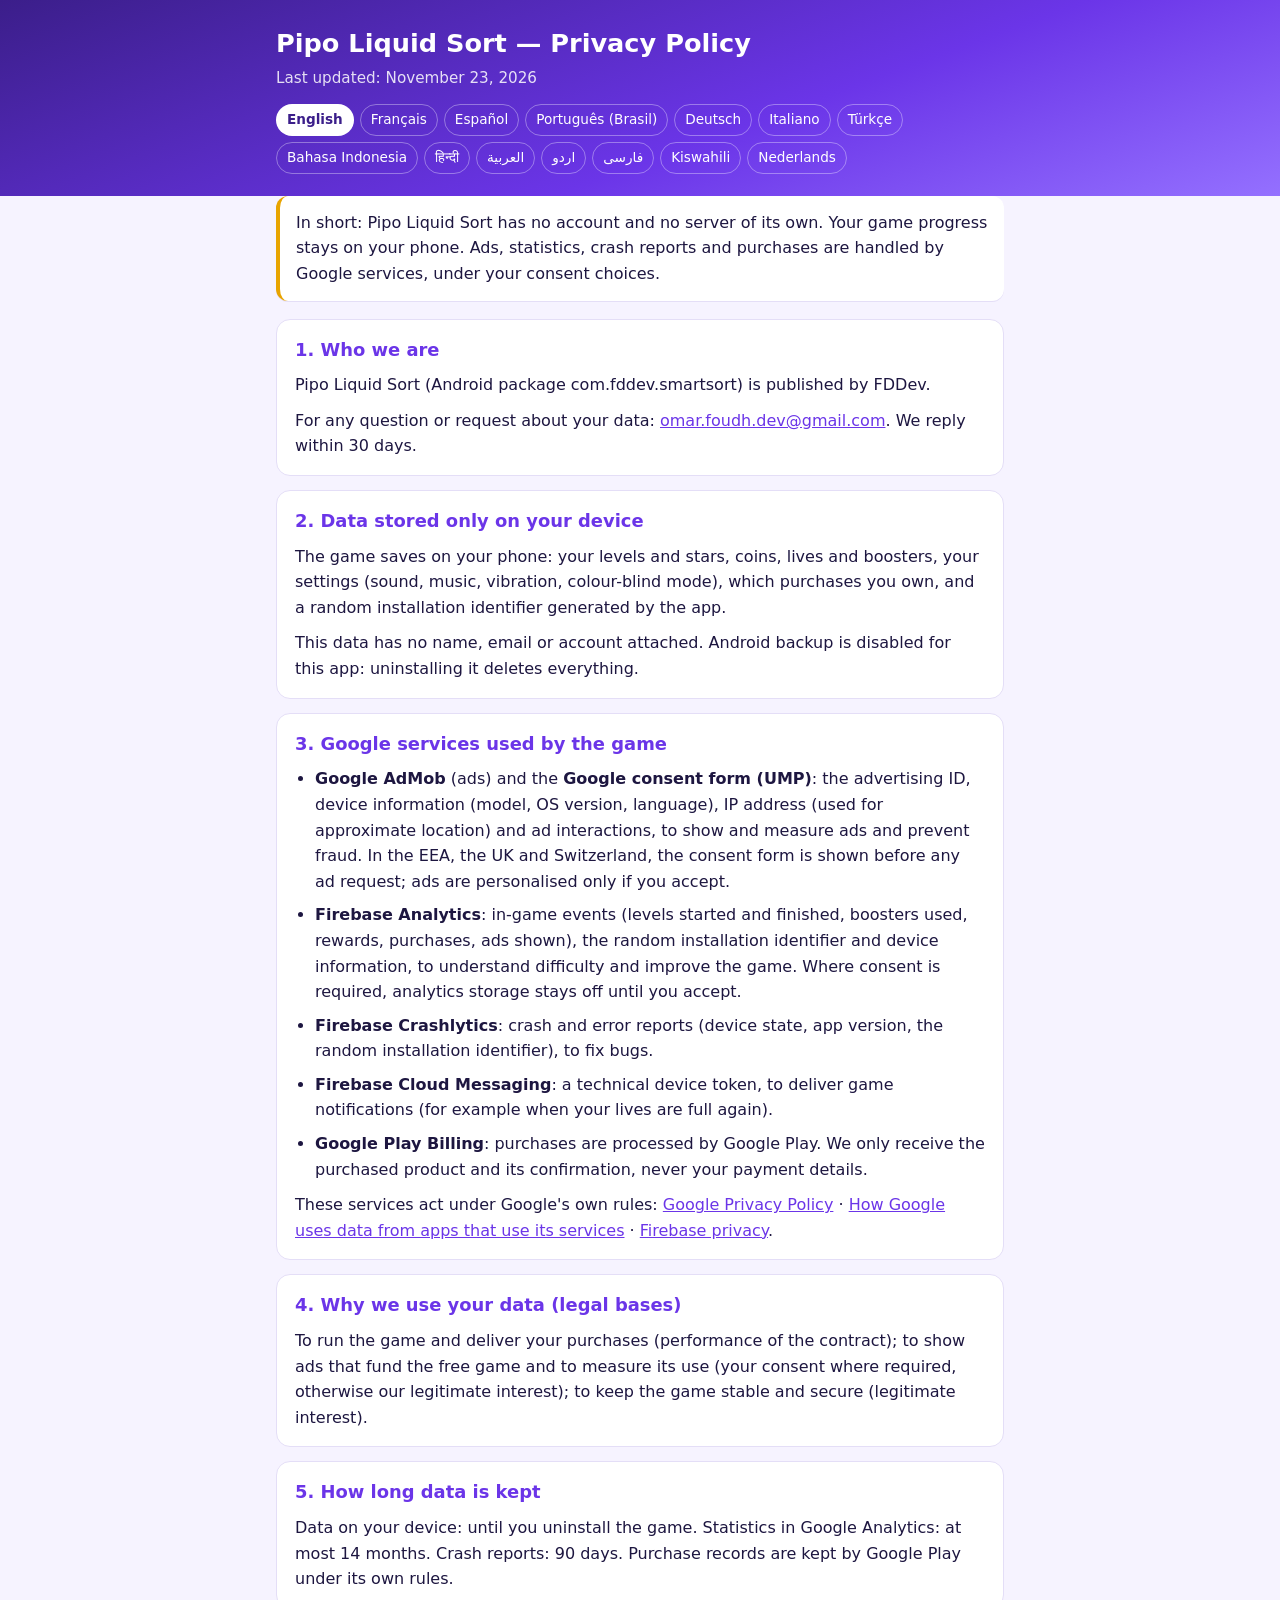
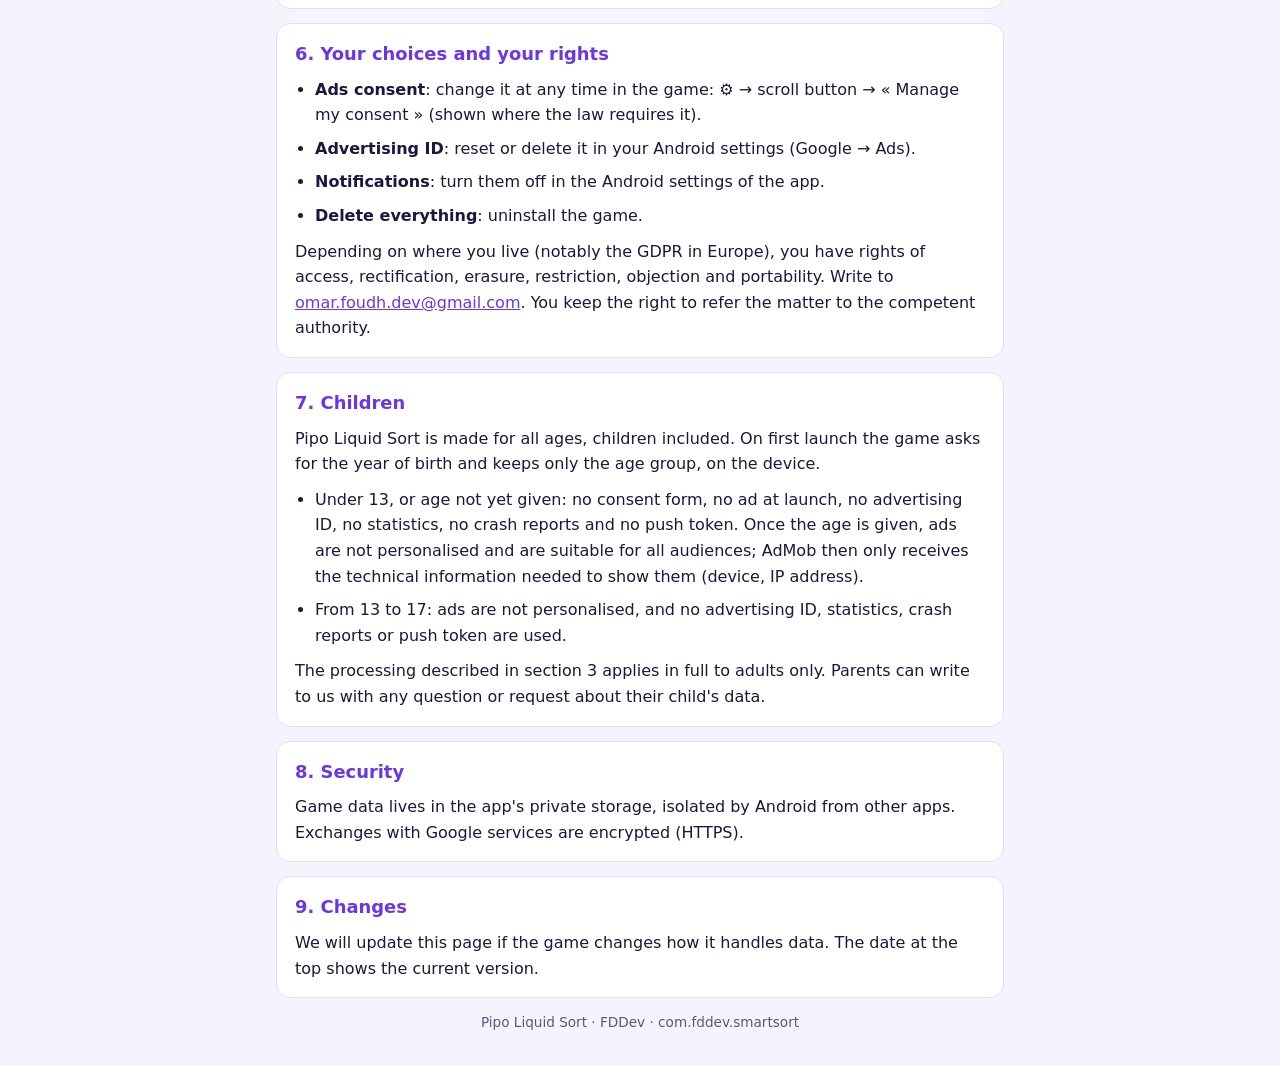
<file: index.html>
<!doctype html>
<html lang="en"><head><meta charset="utf-8"><meta name="viewport" content="width=device-width,initial-scale=1">
<title>Privacy Policy — Pipo Liquid Sort</title><link rel="alternate" hreflang="en" href="en.html"><link rel="alternate" hreflang="fr" href="fr.html"><link rel="alternate" hreflang="es" href="es.html"><link rel="alternate" hreflang="pt" href="pt.html"><link rel="alternate" hreflang="de" href="de.html"><link rel="alternate" hreflang="it" href="it.html"><link rel="alternate" hreflang="tr" href="tr.html"><link rel="alternate" hreflang="id" href="id.html"><link rel="alternate" hreflang="hi" href="hi.html"><link rel="alternate" hreflang="ar" href="ar.html"><link rel="alternate" hreflang="ur" href="ur.html"><link rel="alternate" hreflang="fa" href="fa.html"><link rel="alternate" hreflang="sw" href="sw.html"><link rel="alternate" hreflang="nl" href="nl.html"><link rel="alternate" hreflang="x-default" href="en.html"><link rel="stylesheet" href="style.css">
<script>(function(){var s=["en","fr","es","pt","de","it","tr","id","hi","ar","ur","fa","sw","nl"],q=new URLSearchParams(location.search).get("lang");
var c=(q||(navigator.languages&&navigator.languages[0])||navigator.language||"en").toLowerCase().slice(0,2);
if(q!==null||!sessionStorage.getItem("noredir")){location.replace((s.indexOf(c)>=0?c:"en")+".html");}})();</script></head>
<body><header><div class="wrap"><h1>Pipo Liquid Sort — Privacy Policy</h1><p>Choose your language</p></div></header>
<main class="wrap"><div class="pick"><a href="en.html" hreflang="en" lang="en">English</a><a href="fr.html" hreflang="fr" lang="fr">Français</a><a href="es.html" hreflang="es" lang="es">Español</a><a href="pt.html" hreflang="pt" lang="pt">Português (Brasil)</a><a href="de.html" hreflang="de" lang="de">Deutsch</a><a href="it.html" hreflang="it" lang="it">Italiano</a><a href="tr.html" hreflang="tr" lang="tr">Türkçe</a><a href="id.html" hreflang="id" lang="id">Bahasa Indonesia</a><a href="hi.html" hreflang="hi" lang="hi">हिन्दी</a><a href="ar.html" hreflang="ar" lang="ar">العربية</a><a href="ur.html" hreflang="ur" lang="ur">اردو</a><a href="fa.html" hreflang="fa" lang="fa">فارسی</a><a href="sw.html" hreflang="sw" lang="sw">Kiswahili</a><a href="nl.html" hreflang="nl" lang="nl">Nederlands</a></div></main><footer>Pipo Liquid Sort · FDDev · com.fddev.smartsort</footer></body></html>
</file>
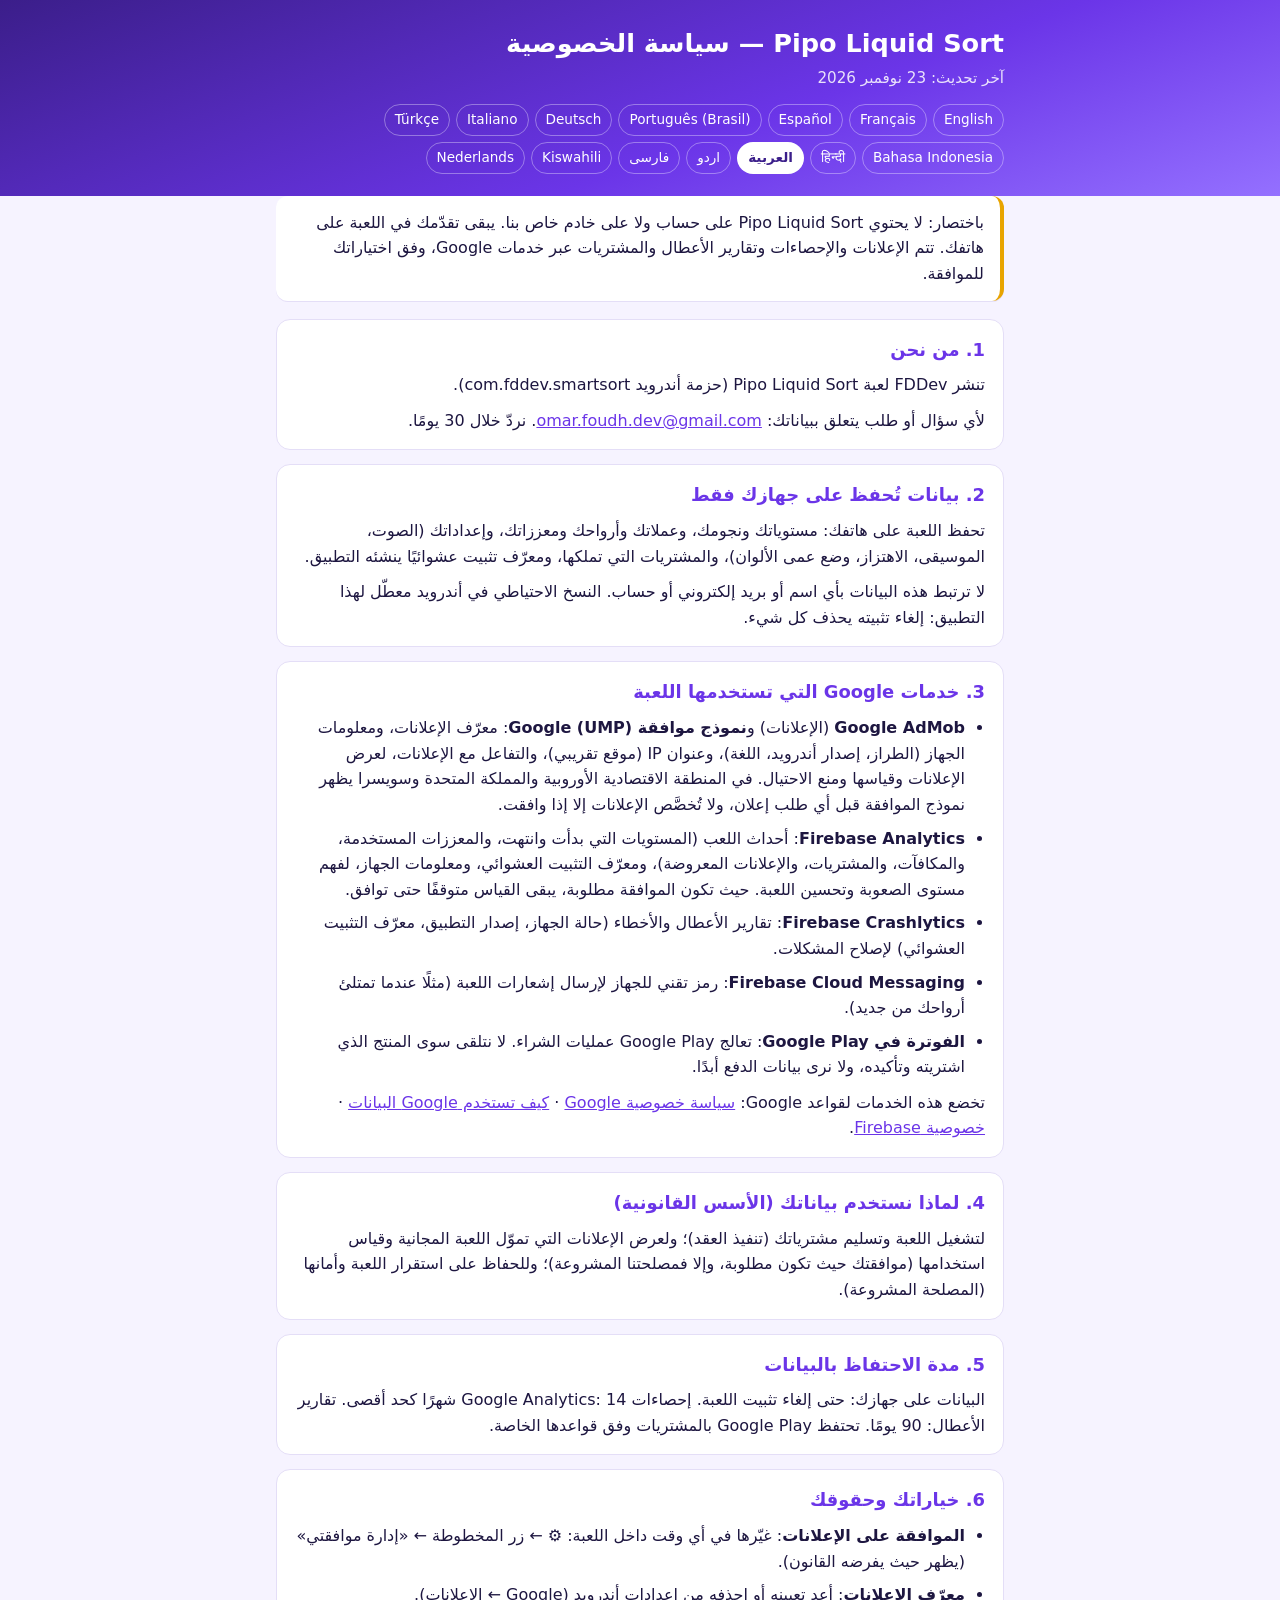
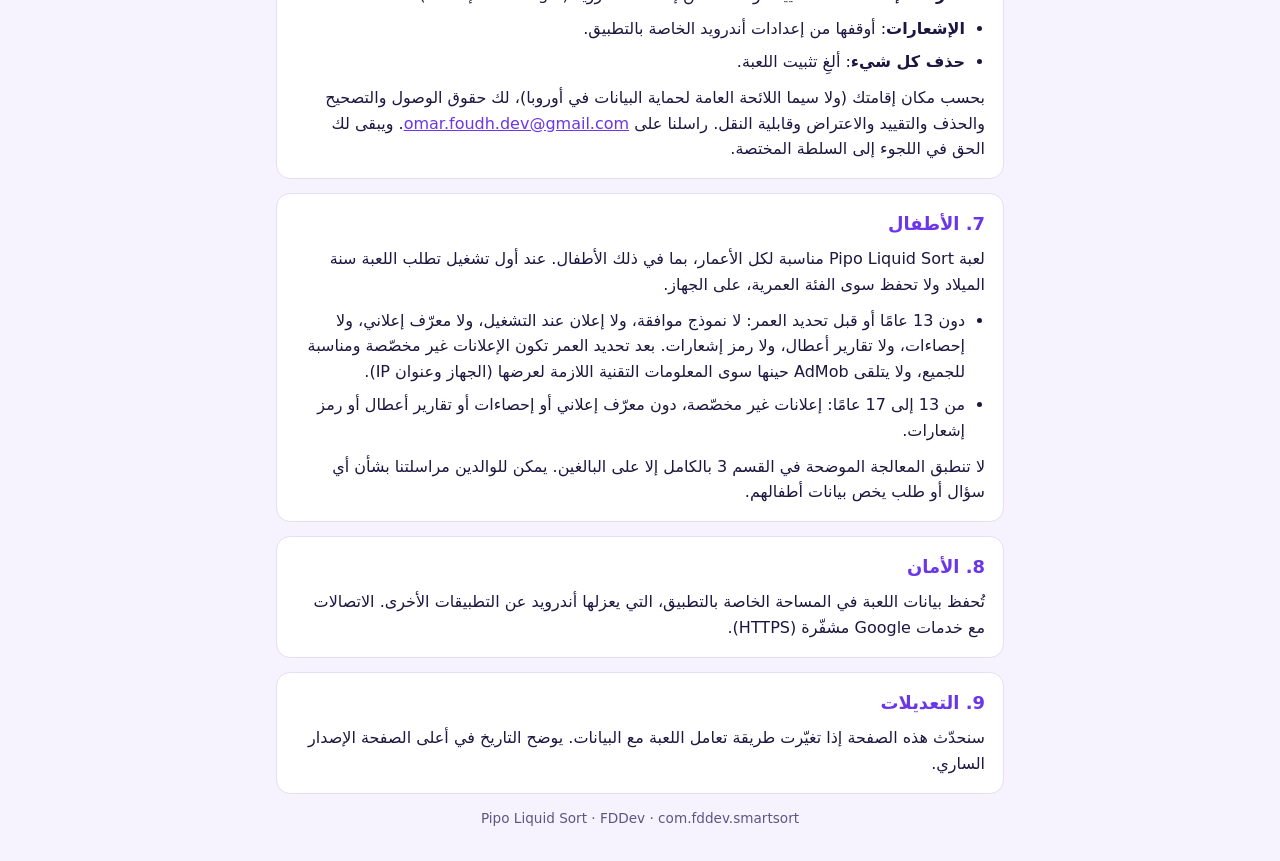
<file: ar.html>
<!doctype html>
<html lang="ar" dir="rtl">
<head><meta charset="utf-8"><meta name="viewport" content="width=device-width,initial-scale=1">
<title>سياسة الخصوصية — Pipo Liquid Sort</title><meta name="description" content="باختصار: لا يحتوي Pipo Liquid Sort على حساب ولا على خادم خاص بنا. يبقى تقدّمك في اللعبة على هاتفك. تتم الإعلانات والإحصاءات وتقارير الأعطال والمشتريات عبر خدمات Google، وفق اختياراتك للموافقة.">
<link rel="alternate" hreflang="en" href="en.html"><link rel="alternate" hreflang="fr" href="fr.html"><link rel="alternate" hreflang="es" href="es.html"><link rel="alternate" hreflang="pt" href="pt.html"><link rel="alternate" hreflang="de" href="de.html"><link rel="alternate" hreflang="it" href="it.html"><link rel="alternate" hreflang="tr" href="tr.html"><link rel="alternate" hreflang="id" href="id.html"><link rel="alternate" hreflang="hi" href="hi.html"><link rel="alternate" hreflang="ar" href="ar.html"><link rel="alternate" hreflang="ur" href="ur.html"><link rel="alternate" hreflang="fa" href="fa.html"><link rel="alternate" hreflang="sw" href="sw.html"><link rel="alternate" hreflang="nl" href="nl.html"><link rel="alternate" hreflang="x-default" href="en.html"><link rel="stylesheet" href="style.css"></head>
<body><header><div class="wrap"><h1>Pipo Liquid Sort — سياسة الخصوصية</h1><p>آخر تحديث: 23 نوفمبر 2026</p><nav class="langs" aria-label="Language"><a href="en.html" hreflang="en" lang="en">English</a><a href="fr.html" hreflang="fr" lang="fr">Français</a><a href="es.html" hreflang="es" lang="es">Español</a><a href="pt.html" hreflang="pt" lang="pt">Português (Brasil)</a><a href="de.html" hreflang="de" lang="de">Deutsch</a><a href="it.html" hreflang="it" lang="it">Italiano</a><a href="tr.html" hreflang="tr" lang="tr">Türkçe</a><a href="id.html" hreflang="id" lang="id">Bahasa Indonesia</a><a href="hi.html" hreflang="hi" lang="hi">हिन्दी</a><a href="ar.html" hreflang="ar" lang="ar" aria-current="page">العربية</a><a href="ur.html" hreflang="ur" lang="ur">اردو</a><a href="fa.html" hreflang="fa" lang="fa">فارسی</a><a href="sw.html" hreflang="sw" lang="sw">Kiswahili</a><a href="nl.html" hreflang="nl" lang="nl">Nederlands</a></nav></div></header>
<main class="wrap"><p class="tldr">باختصار: لا يحتوي Pipo Liquid Sort على حساب ولا على خادم خاص بنا. يبقى تقدّمك في اللعبة على هاتفك. تتم الإعلانات والإحصاءات وتقارير الأعطال والمشتريات عبر خدمات Google، وفق اختياراتك للموافقة.</p><section><h2>1. من نحن</h2><p>تنشر FDDev لعبة Pipo Liquid Sort (حزمة أندرويد com.fddev.smartsort).</p><p>لأي سؤال أو طلب يتعلق ببياناتك: <a href="mailto:omar.foudh.dev@gmail.com">omar.foudh.dev@gmail.com</a>. نردّ خلال 30 يومًا.</p></section><section><h2>2. بيانات تُحفظ على جهازك فقط</h2><p>تحفظ اللعبة على هاتفك: مستوياتك ونجومك، وعملاتك وأرواحك ومعززاتك، وإعداداتك (الصوت، الموسيقى، الاهتزاز، وضع عمى الألوان)، والمشتريات التي تملكها، ومعرّف تثبيت عشوائيًا ينشئه التطبيق.</p><p>لا ترتبط هذه البيانات بأي اسم أو بريد إلكتروني أو حساب. النسخ الاحتياطي في أندرويد معطّل لهذا التطبيق: إلغاء تثبيته يحذف كل شيء.</p></section><section><h2>3. خدمات Google التي تستخدمها اللعبة</h2><ul><li><b>Google AdMob</b> (الإعلانات) و<b>نموذج موافقة Google (UMP)</b>: معرّف الإعلانات، ومعلومات الجهاز (الطراز، إصدار أندرويد، اللغة)، وعنوان IP (موقع تقريبي)، والتفاعل مع الإعلانات، لعرض الإعلانات وقياسها ومنع الاحتيال. في المنطقة الاقتصادية الأوروبية والمملكة المتحدة وسويسرا يظهر نموذج الموافقة قبل أي طلب إعلان، ولا تُخصَّص الإعلانات إلا إذا وافقت.</li><li><b>Firebase Analytics</b>: أحداث اللعب (المستويات التي بدأت وانتهت، والمعززات المستخدمة، والمكافآت، والمشتريات، والإعلانات المعروضة)، ومعرّف التثبيت العشوائي، ومعلومات الجهاز، لفهم مستوى الصعوبة وتحسين اللعبة. حيث تكون الموافقة مطلوبة، يبقى القياس متوقفًا حتى توافق.</li><li><b>Firebase Crashlytics</b>: تقارير الأعطال والأخطاء (حالة الجهاز، إصدار التطبيق، معرّف التثبيت العشوائي) لإصلاح المشكلات.</li><li><b>Firebase Cloud Messaging</b>: رمز تقني للجهاز لإرسال إشعارات اللعبة (مثلًا عندما تمتلئ أرواحك من جديد).</li><li><b>الفوترة في Google Play</b>: تعالج Google Play عمليات الشراء. لا نتلقى سوى المنتج الذي اشتريته وتأكيده، ولا نرى بيانات الدفع أبدًا.</li></ul><p>تخضع هذه الخدمات لقواعد Google: <a href="https://policies.google.com/privacy">سياسة خصوصية Google</a> · <a href="https://policies.google.com/technologies/partner-sites">كيف تستخدم Google البيانات</a> · <a href="https://firebase.google.com/support/privacy">خصوصية Firebase</a>.</p></section><section><h2>4. لماذا نستخدم بياناتك (الأسس القانونية)</h2><p>لتشغيل اللعبة وتسليم مشترياتك (تنفيذ العقد)؛ ولعرض الإعلانات التي تموّل اللعبة المجانية وقياس استخدامها (موافقتك حيث تكون مطلوبة، وإلا فمصلحتنا المشروعة)؛ وللحفاظ على استقرار اللعبة وأمانها (المصلحة المشروعة).</p></section><section><h2>5. مدة الاحتفاظ بالبيانات</h2><p>البيانات على جهازك: حتى إلغاء تثبيت اللعبة. إحصاءات Google Analytics: 14 شهرًا كحد أقصى. تقارير الأعطال: 90 يومًا. تحتفظ Google Play بالمشتريات وفق قواعدها الخاصة.</p></section><section><h2>6. خياراتك وحقوقك</h2><ul><li><b>الموافقة على الإعلانات</b>: غيّرها في أي وقت داخل اللعبة: ⚙ ← زر المخطوطة ← «إدارة موافقتي» (يظهر حيث يفرضه القانون).</li><li><b>معرّف الإعلانات</b>: أعد تعيينه أو احذفه من إعدادات أندرويد (Google ← الإعلانات).</li><li><b>الإشعارات</b>: أوقفها من إعدادات أندرويد الخاصة بالتطبيق.</li><li><b>حذف كل شيء</b>: ألغِ تثبيت اللعبة.</li></ul><p>بحسب مكان إقامتك (ولا سيما اللائحة العامة لحماية البيانات في أوروبا)، لك حقوق الوصول والتصحيح والحذف والتقييد والاعتراض وقابلية النقل. راسلنا على <a href="mailto:omar.foudh.dev@gmail.com">omar.foudh.dev@gmail.com</a>. ويبقى لك الحق في اللجوء إلى السلطة المختصة.</p></section><section><h2>7. الأطفال</h2><p>لعبة Pipo Liquid Sort مناسبة لكل الأعمار، بما في ذلك الأطفال. عند أول تشغيل تطلب اللعبة سنة الميلاد ولا تحفظ سوى الفئة العمرية، على الجهاز.</p><ul><li>دون 13 عامًا أو قبل تحديد العمر: لا نموذج موافقة، ولا إعلان عند التشغيل، ولا معرّف إعلاني، ولا إحصاءات، ولا تقارير أعطال، ولا رمز إشعارات. بعد تحديد العمر تكون الإعلانات غير مخصّصة ومناسبة للجميع، ولا يتلقى AdMob حينها سوى المعلومات التقنية اللازمة لعرضها (الجهاز وعنوان IP).</li><li>من 13 إلى 17 عامًا: إعلانات غير مخصّصة، دون معرّف إعلاني أو إحصاءات أو تقارير أعطال أو رمز إشعارات.</li></ul><p>لا تنطبق المعالجة الموضحة في القسم 3 بالكامل إلا على البالغين. يمكن للوالدين مراسلتنا بشأن أي سؤال أو طلب يخص بيانات أطفالهم.</p></section><section><h2>8. الأمان</h2><p>تُحفظ بيانات اللعبة في المساحة الخاصة بالتطبيق، التي يعزلها أندرويد عن التطبيقات الأخرى. الاتصالات مع خدمات Google مشفّرة (HTTPS).</p></section><section><h2>9. التعديلات</h2><p>سنحدّث هذه الصفحة إذا تغيّرت طريقة تعامل اللعبة مع البيانات. يوضح التاريخ في أعلى الصفحة الإصدار الساري.</p></section></main>
<footer>Pipo Liquid Sort · FDDev · com.fddev.smartsort</footer></body></html>
</file>
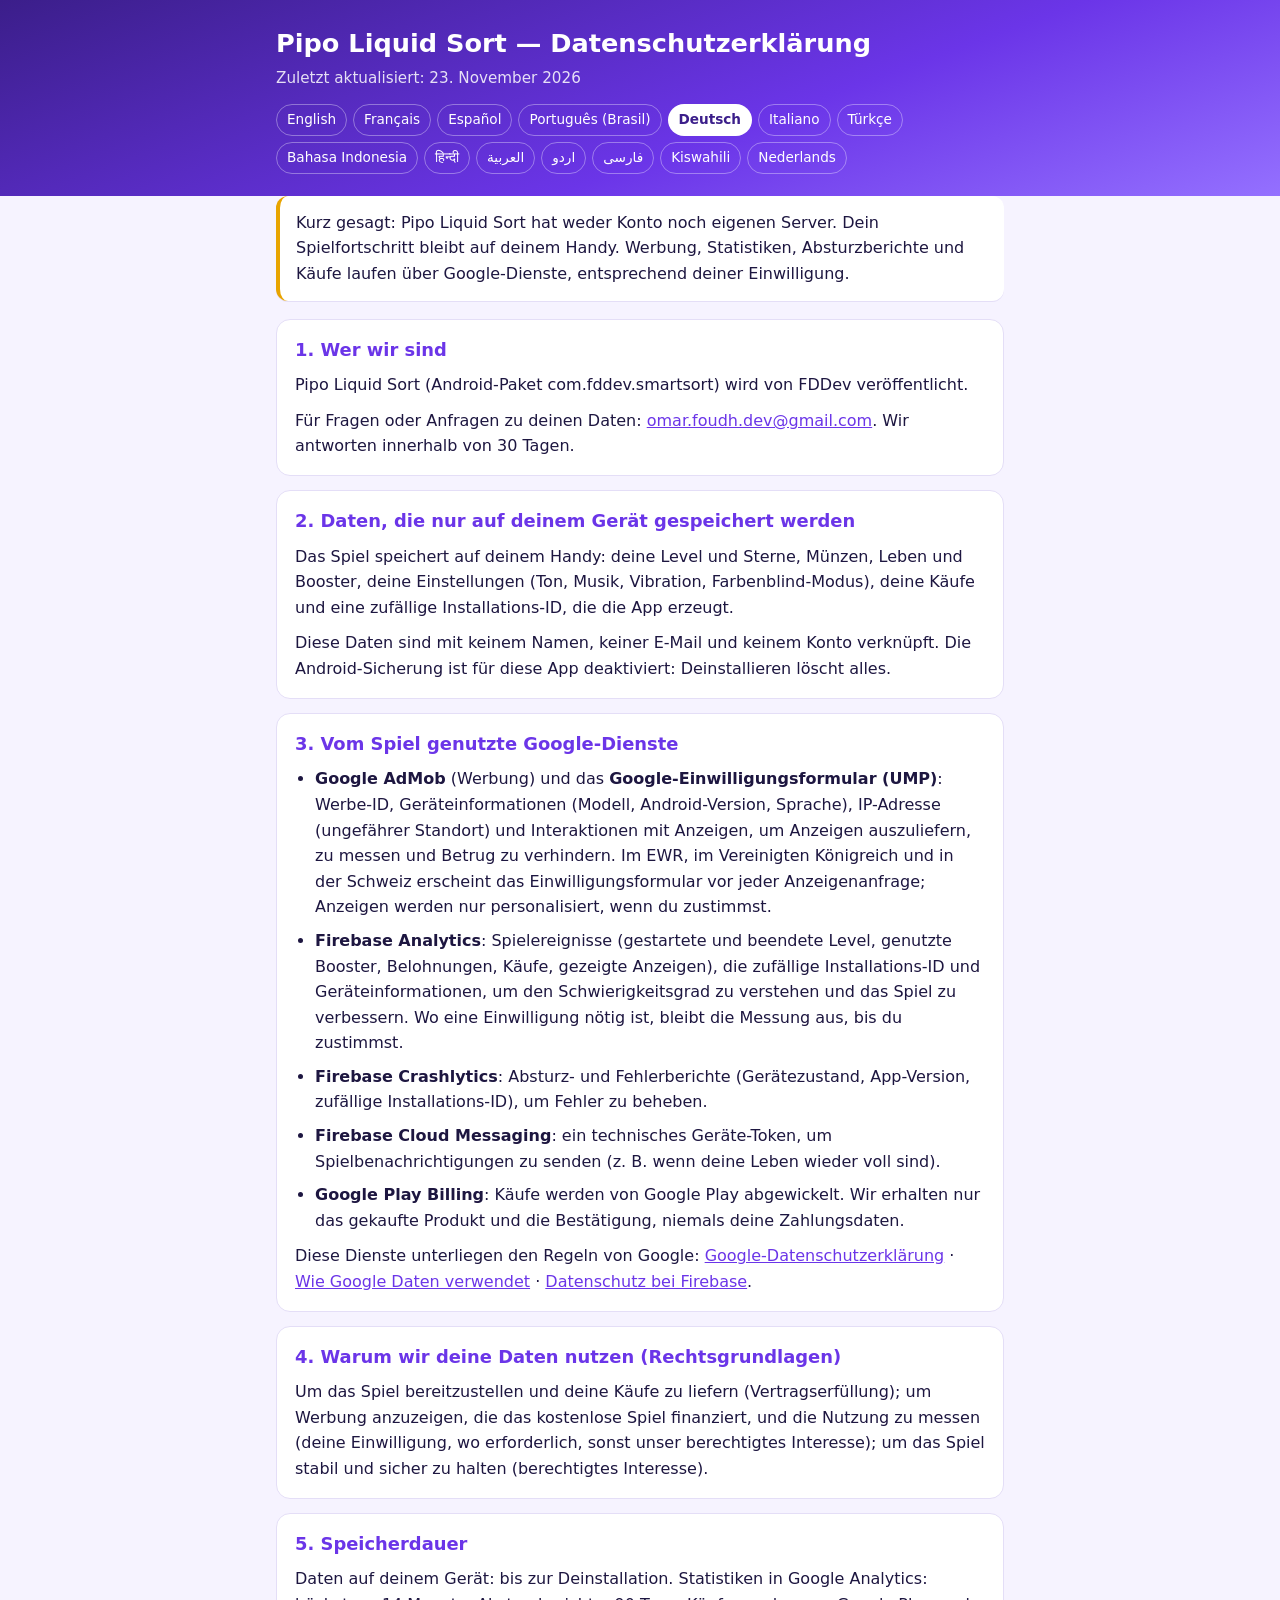
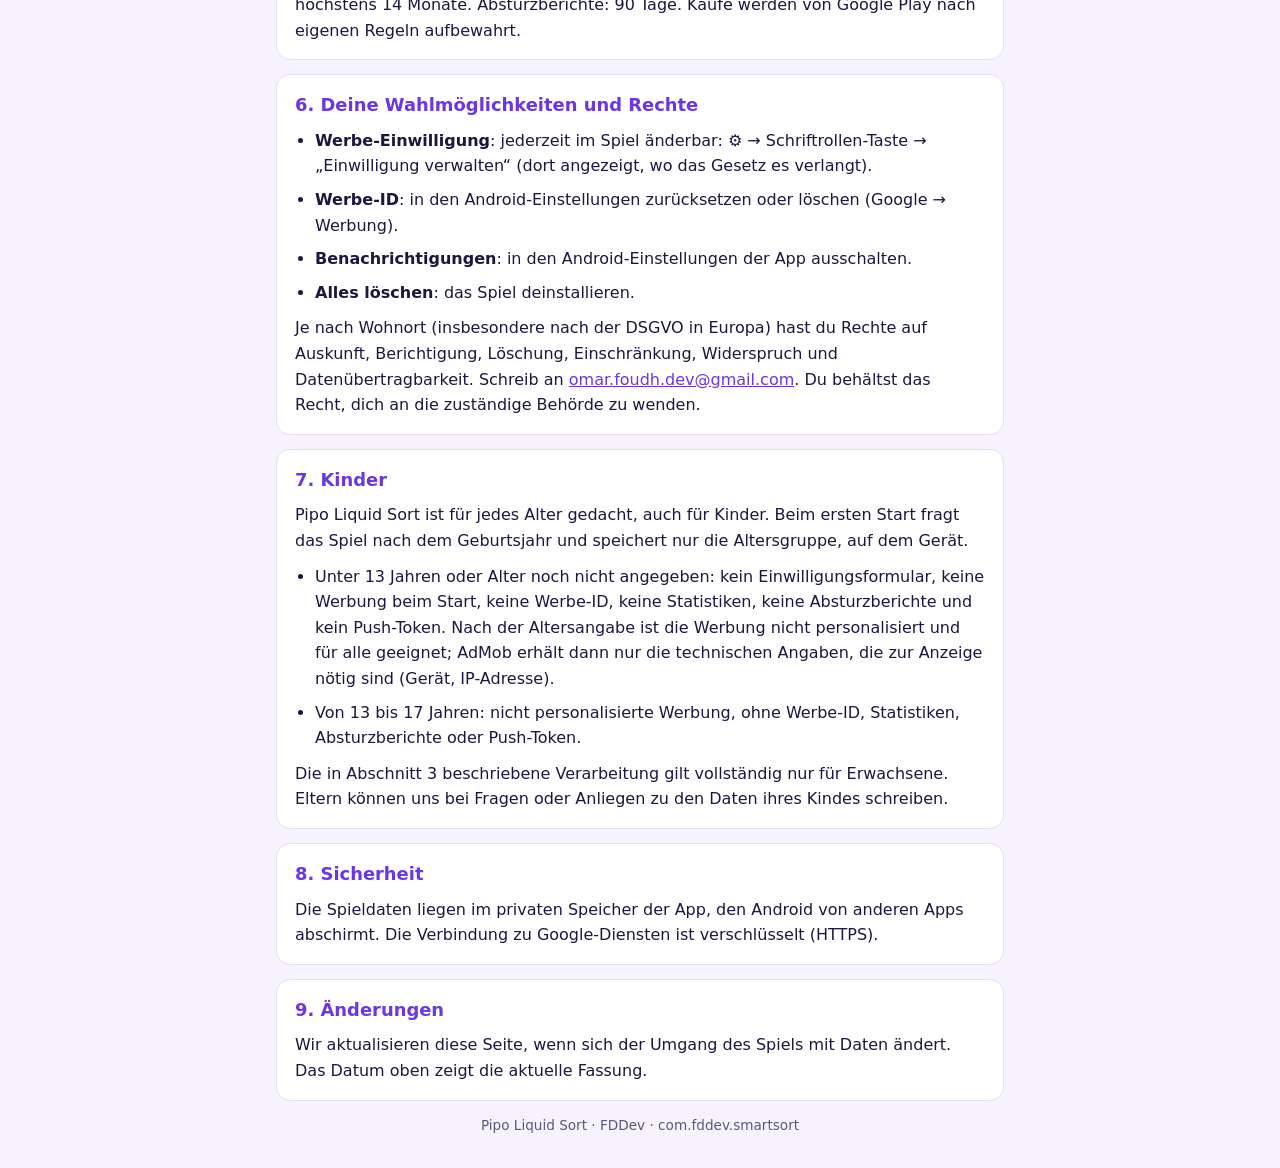
<file: de.html>
<!doctype html>
<html lang="de" dir="ltr">
<head><meta charset="utf-8"><meta name="viewport" content="width=device-width,initial-scale=1">
<title>Datenschutzerklärung — Pipo Liquid Sort</title><meta name="description" content="Kurz gesagt: Pipo Liquid Sort hat weder Konto noch eigenen Server. Dein Spielfortschritt bleibt auf deinem Handy. Werbung, Statistiken, Absturzberichte und Käufe laufen über Google-Dienste, entsprechend deiner Einwilligung.">
<link rel="alternate" hreflang="en" href="en.html"><link rel="alternate" hreflang="fr" href="fr.html"><link rel="alternate" hreflang="es" href="es.html"><link rel="alternate" hreflang="pt" href="pt.html"><link rel="alternate" hreflang="de" href="de.html"><link rel="alternate" hreflang="it" href="it.html"><link rel="alternate" hreflang="tr" href="tr.html"><link rel="alternate" hreflang="id" href="id.html"><link rel="alternate" hreflang="hi" href="hi.html"><link rel="alternate" hreflang="ar" href="ar.html"><link rel="alternate" hreflang="ur" href="ur.html"><link rel="alternate" hreflang="fa" href="fa.html"><link rel="alternate" hreflang="sw" href="sw.html"><link rel="alternate" hreflang="nl" href="nl.html"><link rel="alternate" hreflang="x-default" href="en.html"><link rel="stylesheet" href="style.css"></head>
<body><header><div class="wrap"><h1>Pipo Liquid Sort — Datenschutzerklärung</h1><p>Zuletzt aktualisiert: 23. November 2026</p><nav class="langs" aria-label="Language"><a href="en.html" hreflang="en" lang="en">English</a><a href="fr.html" hreflang="fr" lang="fr">Français</a><a href="es.html" hreflang="es" lang="es">Español</a><a href="pt.html" hreflang="pt" lang="pt">Português (Brasil)</a><a href="de.html" hreflang="de" lang="de" aria-current="page">Deutsch</a><a href="it.html" hreflang="it" lang="it">Italiano</a><a href="tr.html" hreflang="tr" lang="tr">Türkçe</a><a href="id.html" hreflang="id" lang="id">Bahasa Indonesia</a><a href="hi.html" hreflang="hi" lang="hi">हिन्दी</a><a href="ar.html" hreflang="ar" lang="ar">العربية</a><a href="ur.html" hreflang="ur" lang="ur">اردو</a><a href="fa.html" hreflang="fa" lang="fa">فارسی</a><a href="sw.html" hreflang="sw" lang="sw">Kiswahili</a><a href="nl.html" hreflang="nl" lang="nl">Nederlands</a></nav></div></header>
<main class="wrap"><p class="tldr">Kurz gesagt: Pipo Liquid Sort hat weder Konto noch eigenen Server. Dein Spielfortschritt bleibt auf deinem Handy. Werbung, Statistiken, Absturzberichte und Käufe laufen über Google-Dienste, entsprechend deiner Einwilligung.</p><section><h2>1. Wer wir sind</h2><p>Pipo Liquid Sort (Android-Paket com.fddev.smartsort) wird von FDDev veröffentlicht.</p><p>Für Fragen oder Anfragen zu deinen Daten: <a href="mailto:omar.foudh.dev@gmail.com">omar.foudh.dev@gmail.com</a>. Wir antworten innerhalb von 30 Tagen.</p></section><section><h2>2. Daten, die nur auf deinem Gerät gespeichert werden</h2><p>Das Spiel speichert auf deinem Handy: deine Level und Sterne, Münzen, Leben und Booster, deine Einstellungen (Ton, Musik, Vibration, Farbenblind-Modus), deine Käufe und eine zufällige Installations-ID, die die App erzeugt.</p><p>Diese Daten sind mit keinem Namen, keiner E-Mail und keinem Konto verknüpft. Die Android-Sicherung ist für diese App deaktiviert: Deinstallieren löscht alles.</p></section><section><h2>3. Vom Spiel genutzte Google-Dienste</h2><ul><li><b>Google AdMob</b> (Werbung) und das <b>Google-Einwilligungsformular (UMP)</b>: Werbe-ID, Geräteinformationen (Modell, Android-Version, Sprache), IP-Adresse (ungefährer Standort) und Interaktionen mit Anzeigen, um Anzeigen auszuliefern, zu messen und Betrug zu verhindern. Im EWR, im Vereinigten Königreich und in der Schweiz erscheint das Einwilligungsformular vor jeder Anzeigenanfrage; Anzeigen werden nur personalisiert, wenn du zustimmst.</li><li><b>Firebase Analytics</b>: Spielereignisse (gestartete und beendete Level, genutzte Booster, Belohnungen, Käufe, gezeigte Anzeigen), die zufällige Installations-ID und Geräteinformationen, um den Schwierigkeitsgrad zu verstehen und das Spiel zu verbessern. Wo eine Einwilligung nötig ist, bleibt die Messung aus, bis du zustimmst.</li><li><b>Firebase Crashlytics</b>: Absturz- und Fehlerberichte (Gerätezustand, App-Version, zufällige Installations-ID), um Fehler zu beheben.</li><li><b>Firebase Cloud Messaging</b>: ein technisches Geräte-Token, um Spielbenachrichtigungen zu senden (z. B. wenn deine Leben wieder voll sind).</li><li><b>Google Play Billing</b>: Käufe werden von Google Play abgewickelt. Wir erhalten nur das gekaufte Produkt und die Bestätigung, niemals deine Zahlungsdaten.</li></ul><p>Diese Dienste unterliegen den Regeln von Google: <a href="https://policies.google.com/privacy">Google-Datenschutzerklärung</a> · <a href="https://policies.google.com/technologies/partner-sites">Wie Google Daten verwendet</a> · <a href="https://firebase.google.com/support/privacy">Datenschutz bei Firebase</a>.</p></section><section><h2>4. Warum wir deine Daten nutzen (Rechtsgrundlagen)</h2><p>Um das Spiel bereitzustellen und deine Käufe zu liefern (Vertragserfüllung); um Werbung anzuzeigen, die das kostenlose Spiel finanziert, und die Nutzung zu messen (deine Einwilligung, wo erforderlich, sonst unser berechtigtes Interesse); um das Spiel stabil und sicher zu halten (berechtigtes Interesse).</p></section><section><h2>5. Speicherdauer</h2><p>Daten auf deinem Gerät: bis zur Deinstallation. Statistiken in Google Analytics: höchstens 14 Monate. Absturzberichte: 90 Tage. Käufe werden von Google Play nach eigenen Regeln aufbewahrt.</p></section><section><h2>6. Deine Wahlmöglichkeiten und Rechte</h2><ul><li><b>Werbe-Einwilligung</b>: jederzeit im Spiel änderbar: ⚙ → Schriftrollen-Taste → „Einwilligung verwalten“ (dort angezeigt, wo das Gesetz es verlangt).</li><li><b>Werbe-ID</b>: in den Android-Einstellungen zurücksetzen oder löschen (Google → Werbung).</li><li><b>Benachrichtigungen</b>: in den Android-Einstellungen der App ausschalten.</li><li><b>Alles löschen</b>: das Spiel deinstallieren.</li></ul><p>Je nach Wohnort (insbesondere nach der DSGVO in Europa) hast du Rechte auf Auskunft, Berichtigung, Löschung, Einschränkung, Widerspruch und Datenübertragbarkeit. Schreib an <a href="mailto:omar.foudh.dev@gmail.com">omar.foudh.dev@gmail.com</a>. Du behältst das Recht, dich an die zuständige Behörde zu wenden.</p></section><section><h2>7. Kinder</h2><p>Pipo Liquid Sort ist für jedes Alter gedacht, auch für Kinder. Beim ersten Start fragt das Spiel nach dem Geburtsjahr und speichert nur die Altersgruppe, auf dem Gerät.</p><ul><li>Unter 13 Jahren oder Alter noch nicht angegeben: kein Einwilligungsformular, keine Werbung beim Start, keine Werbe-ID, keine Statistiken, keine Absturzberichte und kein Push-Token. Nach der Altersangabe ist die Werbung nicht personalisiert und für alle geeignet; AdMob erhält dann nur die technischen Angaben, die zur Anzeige nötig sind (Gerät, IP-Adresse).</li><li>Von 13 bis 17 Jahren: nicht personalisierte Werbung, ohne Werbe-ID, Statistiken, Absturzberichte oder Push-Token.</li></ul><p>Die in Abschnitt 3 beschriebene Verarbeitung gilt vollständig nur für Erwachsene. Eltern können uns bei Fragen oder Anliegen zu den Daten ihres Kindes schreiben.</p></section><section><h2>8. Sicherheit</h2><p>Die Spieldaten liegen im privaten Speicher der App, den Android von anderen Apps abschirmt. Die Verbindung zu Google-Diensten ist verschlüsselt (HTTPS).</p></section><section><h2>9. Änderungen</h2><p>Wir aktualisieren diese Seite, wenn sich der Umgang des Spiels mit Daten ändert. Das Datum oben zeigt die aktuelle Fassung.</p></section></main>
<footer>Pipo Liquid Sort · FDDev · com.fddev.smartsort</footer></body></html>
</file>
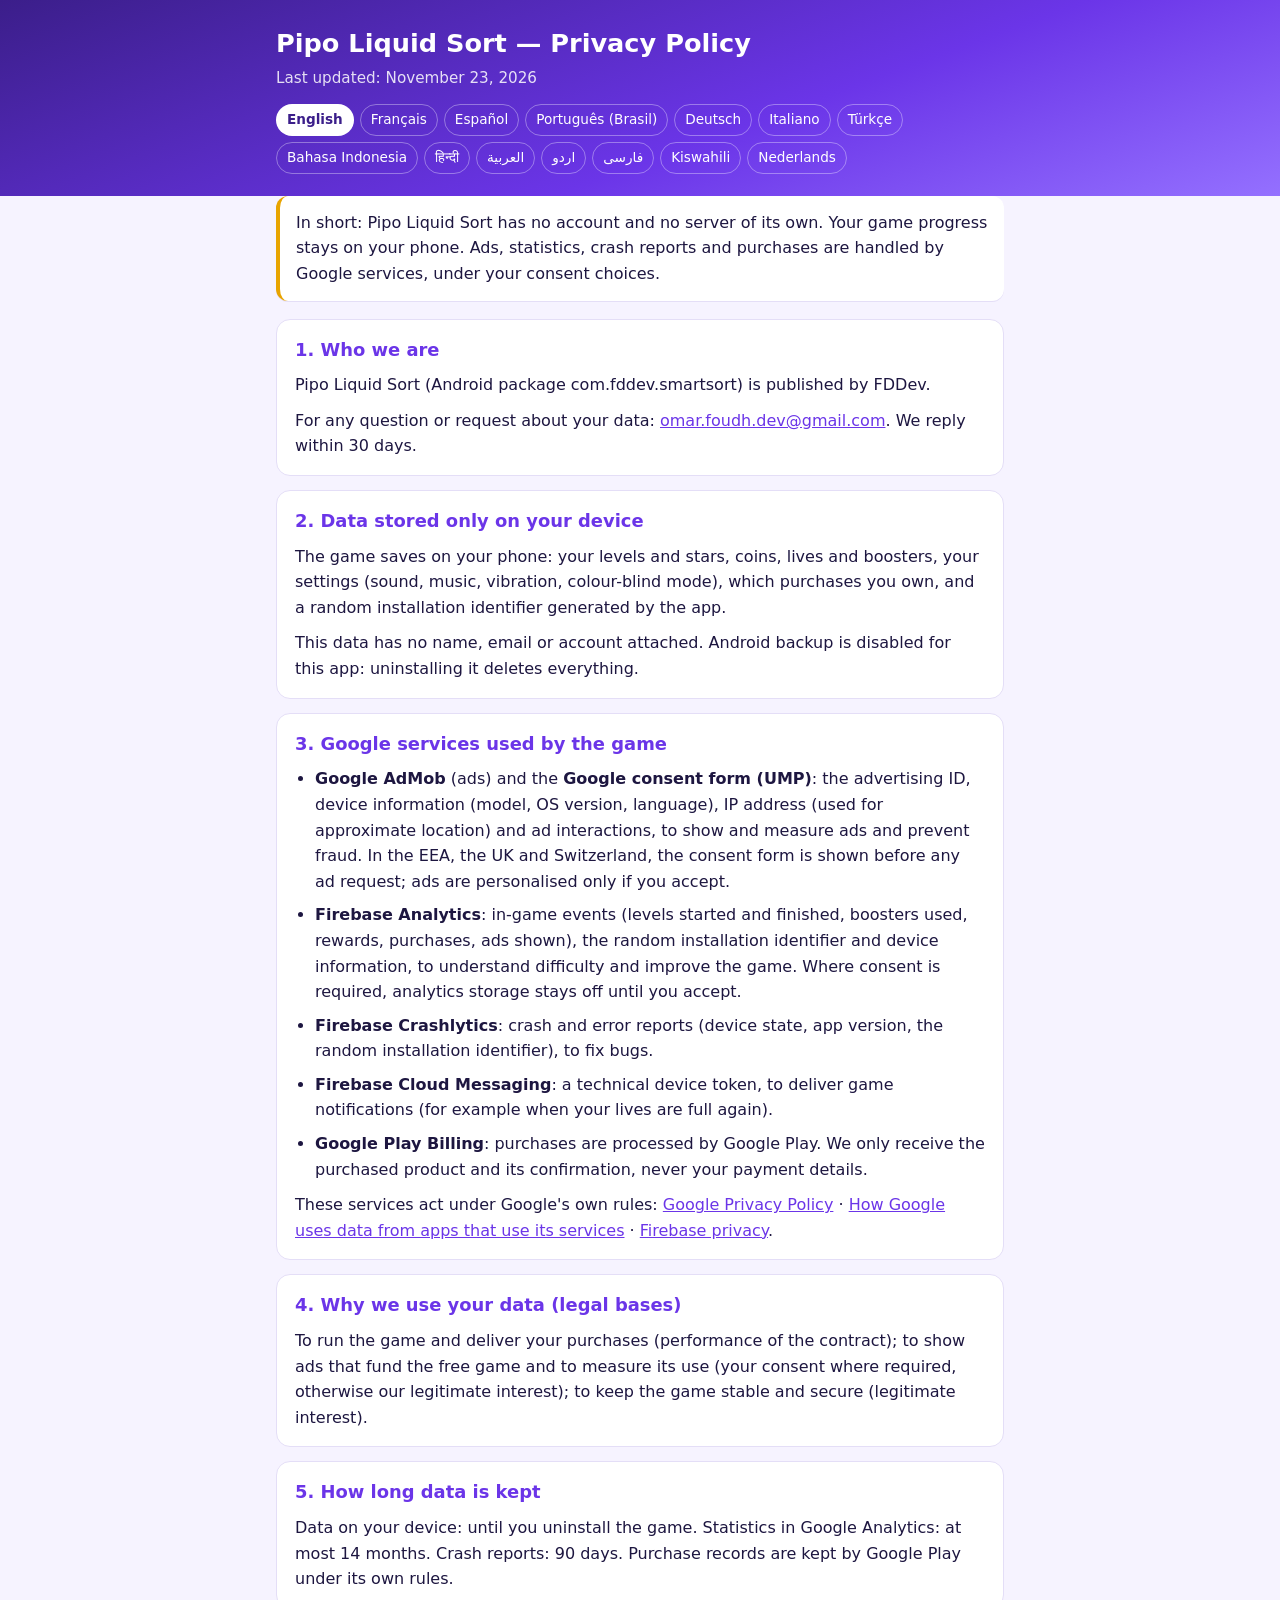
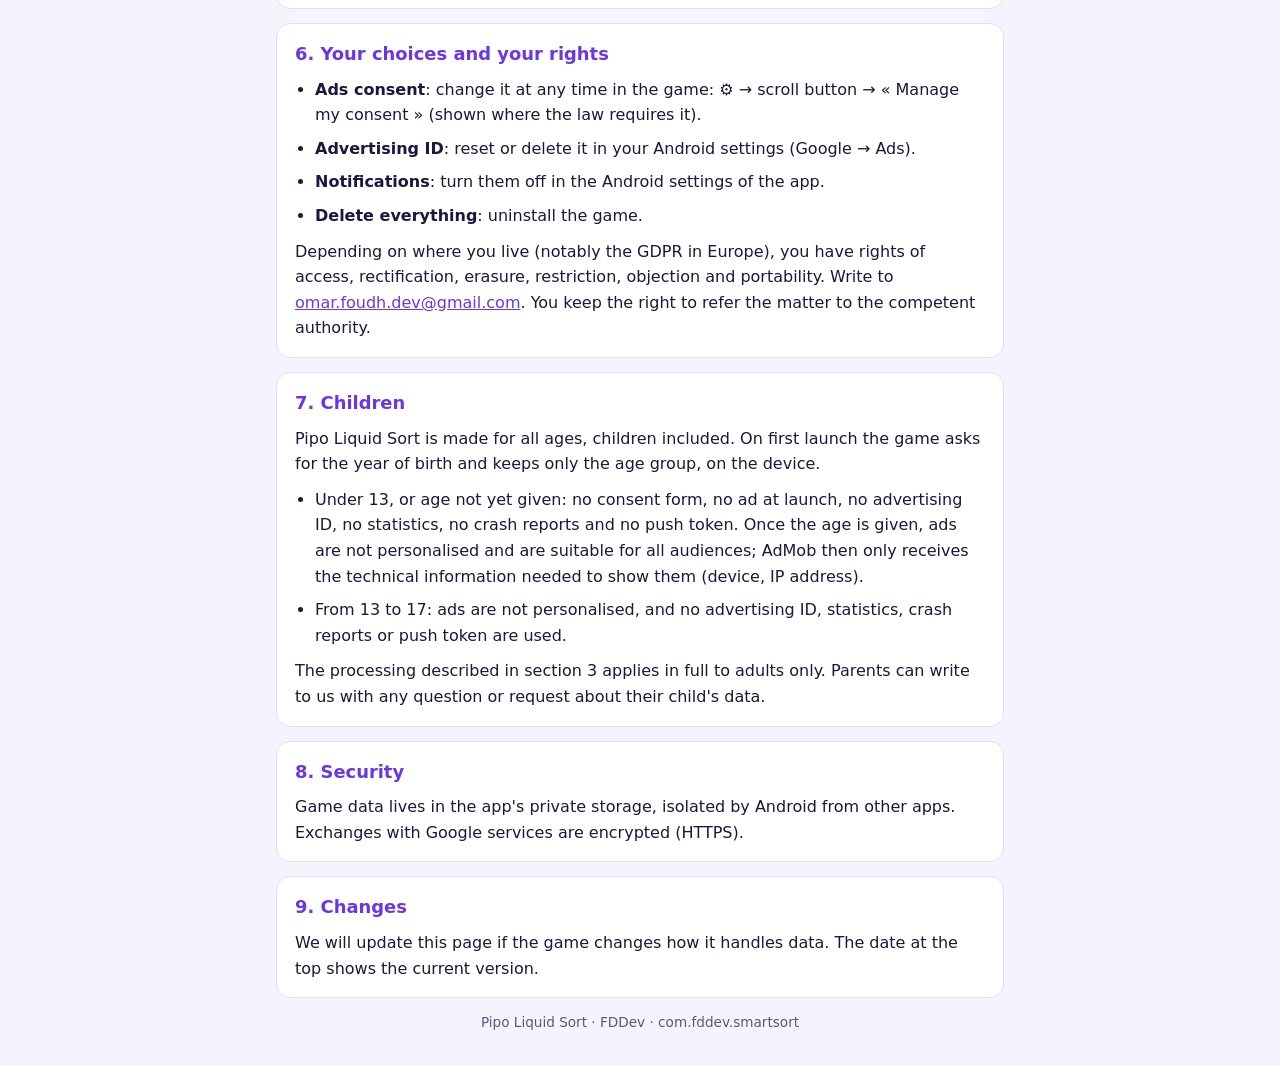
<file: en.html>
<!doctype html>
<html lang="en" dir="ltr">
<head><meta charset="utf-8"><meta name="viewport" content="width=device-width,initial-scale=1">
<title>Privacy Policy — Pipo Liquid Sort</title><meta name="description" content="In short: Pipo Liquid Sort has no account and no server of its own. Your game progress stays on your phone. Ads, statistics, crash reports and purchases are handled by Google services, under your consent choices.">
<link rel="alternate" hreflang="en" href="en.html"><link rel="alternate" hreflang="fr" href="fr.html"><link rel="alternate" hreflang="es" href="es.html"><link rel="alternate" hreflang="pt" href="pt.html"><link rel="alternate" hreflang="de" href="de.html"><link rel="alternate" hreflang="it" href="it.html"><link rel="alternate" hreflang="tr" href="tr.html"><link rel="alternate" hreflang="id" href="id.html"><link rel="alternate" hreflang="hi" href="hi.html"><link rel="alternate" hreflang="ar" href="ar.html"><link rel="alternate" hreflang="ur" href="ur.html"><link rel="alternate" hreflang="fa" href="fa.html"><link rel="alternate" hreflang="sw" href="sw.html"><link rel="alternate" hreflang="nl" href="nl.html"><link rel="alternate" hreflang="x-default" href="en.html"><link rel="stylesheet" href="style.css"></head>
<body><header><div class="wrap"><h1>Pipo Liquid Sort — Privacy Policy</h1><p>Last updated: November 23, 2026</p><nav class="langs" aria-label="Language"><a href="en.html" hreflang="en" lang="en" aria-current="page">English</a><a href="fr.html" hreflang="fr" lang="fr">Français</a><a href="es.html" hreflang="es" lang="es">Español</a><a href="pt.html" hreflang="pt" lang="pt">Português (Brasil)</a><a href="de.html" hreflang="de" lang="de">Deutsch</a><a href="it.html" hreflang="it" lang="it">Italiano</a><a href="tr.html" hreflang="tr" lang="tr">Türkçe</a><a href="id.html" hreflang="id" lang="id">Bahasa Indonesia</a><a href="hi.html" hreflang="hi" lang="hi">हिन्दी</a><a href="ar.html" hreflang="ar" lang="ar">العربية</a><a href="ur.html" hreflang="ur" lang="ur">اردو</a><a href="fa.html" hreflang="fa" lang="fa">فارسی</a><a href="sw.html" hreflang="sw" lang="sw">Kiswahili</a><a href="nl.html" hreflang="nl" lang="nl">Nederlands</a></nav></div></header>
<main class="wrap"><p class="tldr">In short: Pipo Liquid Sort has no account and no server of its own. Your game progress stays on your phone. Ads, statistics, crash reports and purchases are handled by Google services, under your consent choices.</p><section><h2>1. Who we are</h2><p>Pipo Liquid Sort (Android package com.fddev.smartsort) is published by FDDev.</p><p>For any question or request about your data: <a href="mailto:omar.foudh.dev@gmail.com">omar.foudh.dev@gmail.com</a>. We reply within 30 days.</p></section><section><h2>2. Data stored only on your device</h2><p>The game saves on your phone: your levels and stars, coins, lives and boosters, your settings (sound, music, vibration, colour-blind mode), which purchases you own, and a random installation identifier generated by the app.</p><p>This data has no name, email or account attached. Android backup is disabled for this app: uninstalling it deletes everything.</p></section><section><h2>3. Google services used by the game</h2><ul><li><b>Google AdMob</b> (ads) and the <b>Google consent form (UMP)</b>: the advertising ID, device information (model, OS version, language), IP address (used for approximate location) and ad interactions, to show and measure ads and prevent fraud. In the EEA, the UK and Switzerland, the consent form is shown before any ad request; ads are personalised only if you accept.</li><li><b>Firebase Analytics</b>: in-game events (levels started and finished, boosters used, rewards, purchases, ads shown), the random installation identifier and device information, to understand difficulty and improve the game. Where consent is required, analytics storage stays off until you accept.</li><li><b>Firebase Crashlytics</b>: crash and error reports (device state, app version, the random installation identifier), to fix bugs.</li><li><b>Firebase Cloud Messaging</b>: a technical device token, to deliver game notifications (for example when your lives are full again).</li><li><b>Google Play Billing</b>: purchases are processed by Google Play. We only receive the purchased product and its confirmation, never your payment details.</li></ul><p>These services act under Google's own rules: <a href="https://policies.google.com/privacy">Google Privacy Policy</a> · <a href="https://policies.google.com/technologies/partner-sites">How Google uses data from apps that use its services</a> · <a href="https://firebase.google.com/support/privacy">Firebase privacy</a>.</p></section><section><h2>4. Why we use your data (legal bases)</h2><p>To run the game and deliver your purchases (performance of the contract); to show ads that fund the free game and to measure its use (your consent where required, otherwise our legitimate interest); to keep the game stable and secure (legitimate interest).</p></section><section><h2>5. How long data is kept</h2><p>Data on your device: until you uninstall the game. Statistics in Google Analytics: at most 14 months. Crash reports: 90 days. Purchase records are kept by Google Play under its own rules.</p></section><section><h2>6. Your choices and your rights</h2><ul><li><b>Ads consent</b>: change it at any time in the game: ⚙ → scroll button → « Manage my consent » (shown where the law requires it).</li><li><b>Advertising ID</b>: reset or delete it in your Android settings (Google → Ads).</li><li><b>Notifications</b>: turn them off in the Android settings of the app.</li><li><b>Delete everything</b>: uninstall the game.</li></ul><p>Depending on where you live (notably the GDPR in Europe), you have rights of access, rectification, erasure, restriction, objection and portability. Write to <a href="mailto:omar.foudh.dev@gmail.com">omar.foudh.dev@gmail.com</a>. You keep the right to refer the matter to the competent authority.</p></section><section><h2>7. Children</h2><p>Pipo Liquid Sort is made for all ages, children included. On first launch the game asks for the year of birth and keeps only the age group, on the device.</p><ul><li>Under 13, or age not yet given: no consent form, no ad at launch, no advertising ID, no statistics, no crash reports and no push token. Once the age is given, ads are not personalised and are suitable for all audiences; AdMob then only receives the technical information needed to show them (device, IP address).</li><li>From 13 to 17: ads are not personalised, and no advertising ID, statistics, crash reports or push token are used.</li></ul><p>The processing described in section 3 applies in full to adults only. Parents can write to us with any question or request about their child's data.</p></section><section><h2>8. Security</h2><p>Game data lives in the app's private storage, isolated by Android from other apps. Exchanges with Google services are encrypted (HTTPS).</p></section><section><h2>9. Changes</h2><p>We will update this page if the game changes how it handles data. The date at the top shows the current version.</p></section></main>
<footer>Pipo Liquid Sort · FDDev · com.fddev.smartsort</footer></body></html>
</file>
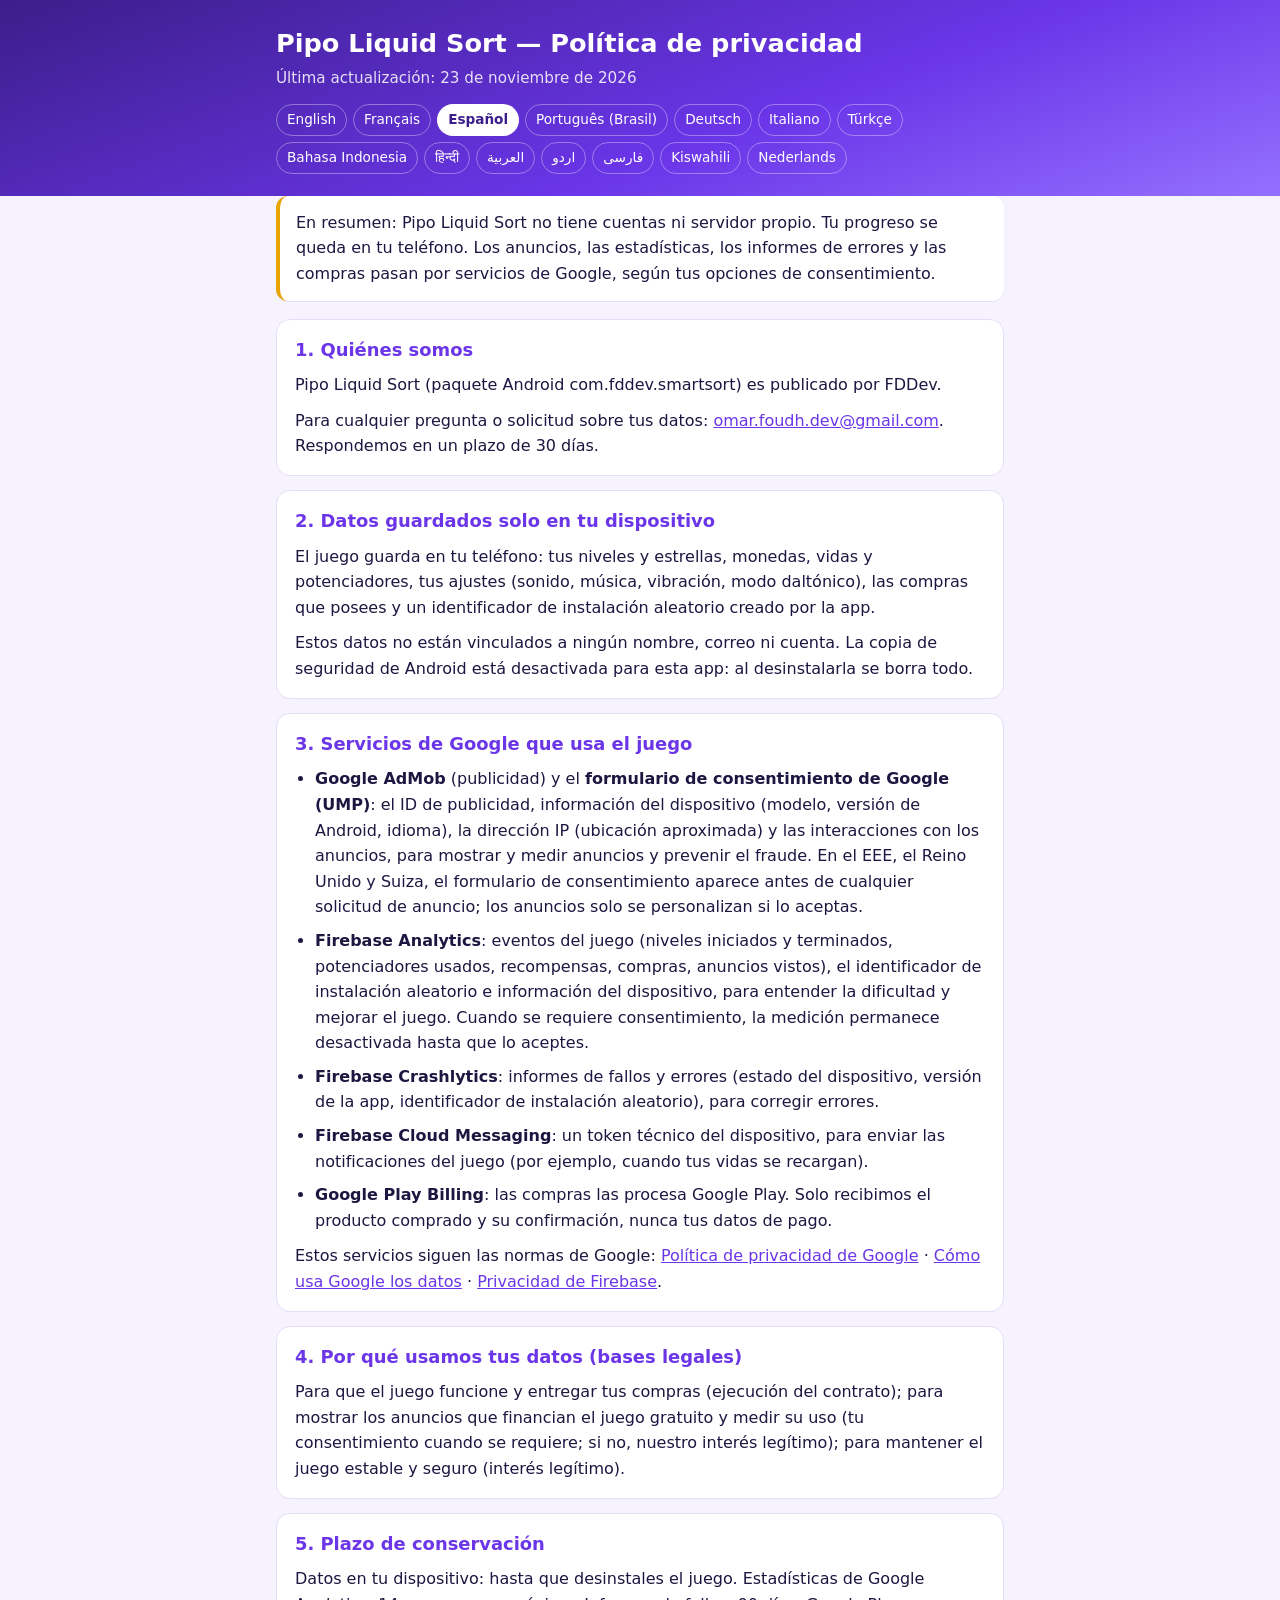
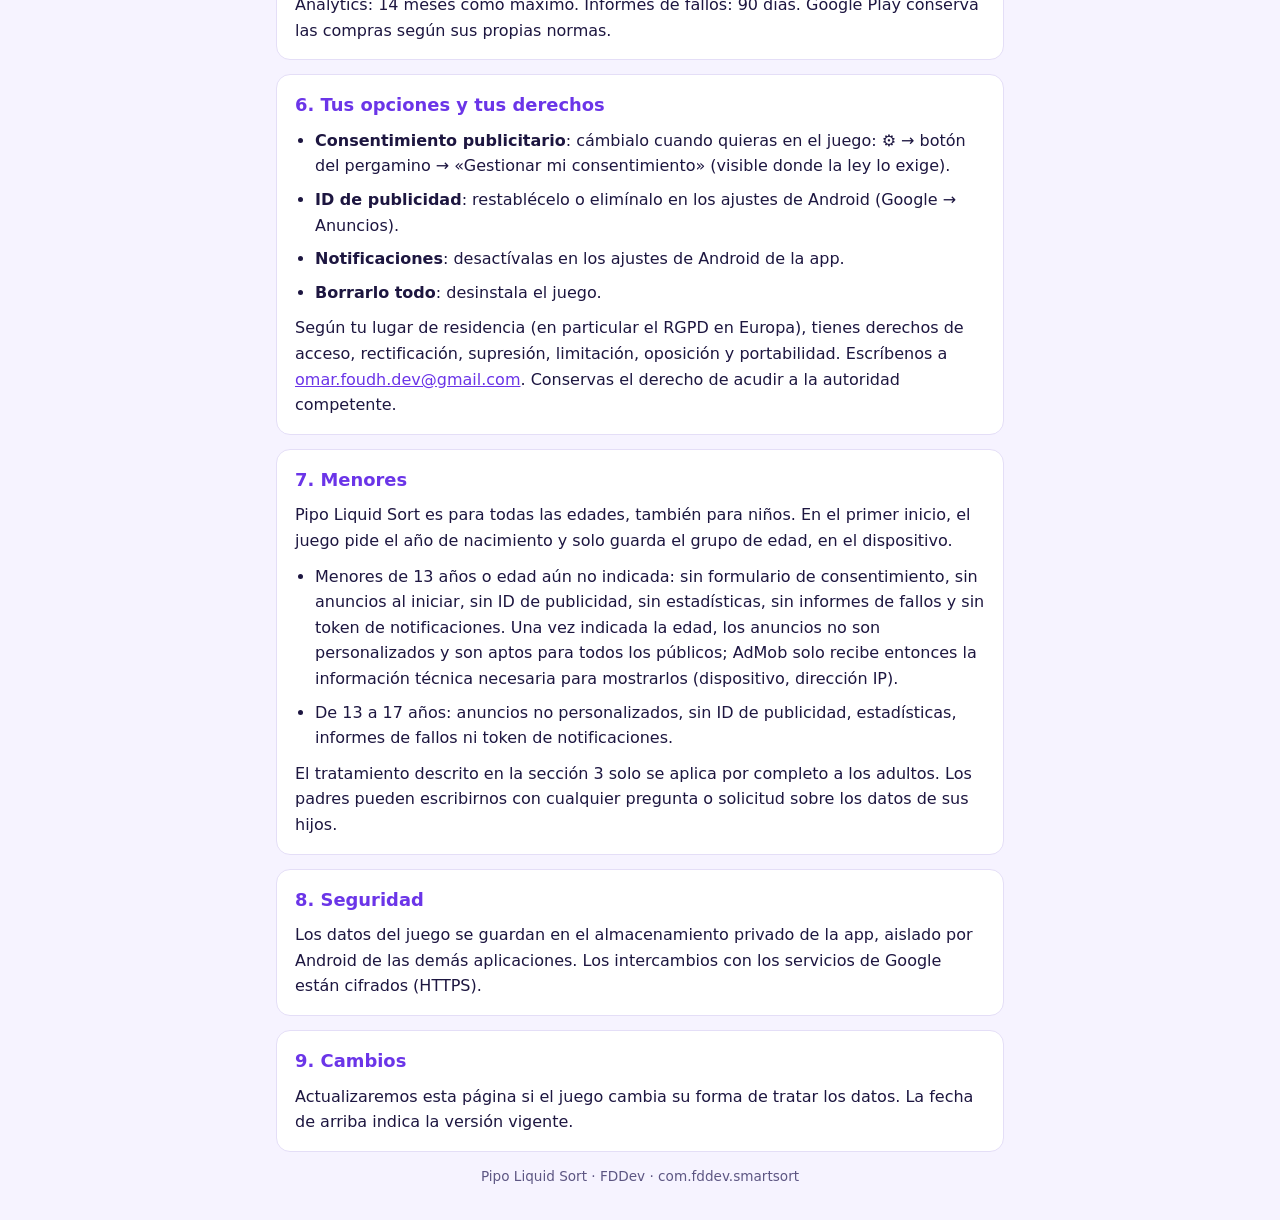
<file: es.html>
<!doctype html>
<html lang="es" dir="ltr">
<head><meta charset="utf-8"><meta name="viewport" content="width=device-width,initial-scale=1">
<title>Política de privacidad — Pipo Liquid Sort</title><meta name="description" content="En resumen: Pipo Liquid Sort no tiene cuentas ni servidor propio. Tu progreso se queda en tu teléfono. Los anuncios, las estadísticas, los informes de errores y las compras pasan por servicios de Google, según tus opciones de consentimiento.">
<link rel="alternate" hreflang="en" href="en.html"><link rel="alternate" hreflang="fr" href="fr.html"><link rel="alternate" hreflang="es" href="es.html"><link rel="alternate" hreflang="pt" href="pt.html"><link rel="alternate" hreflang="de" href="de.html"><link rel="alternate" hreflang="it" href="it.html"><link rel="alternate" hreflang="tr" href="tr.html"><link rel="alternate" hreflang="id" href="id.html"><link rel="alternate" hreflang="hi" href="hi.html"><link rel="alternate" hreflang="ar" href="ar.html"><link rel="alternate" hreflang="ur" href="ur.html"><link rel="alternate" hreflang="fa" href="fa.html"><link rel="alternate" hreflang="sw" href="sw.html"><link rel="alternate" hreflang="nl" href="nl.html"><link rel="alternate" hreflang="x-default" href="en.html"><link rel="stylesheet" href="style.css"></head>
<body><header><div class="wrap"><h1>Pipo Liquid Sort — Política de privacidad</h1><p>Última actualización: 23 de noviembre de 2026</p><nav class="langs" aria-label="Language"><a href="en.html" hreflang="en" lang="en">English</a><a href="fr.html" hreflang="fr" lang="fr">Français</a><a href="es.html" hreflang="es" lang="es" aria-current="page">Español</a><a href="pt.html" hreflang="pt" lang="pt">Português (Brasil)</a><a href="de.html" hreflang="de" lang="de">Deutsch</a><a href="it.html" hreflang="it" lang="it">Italiano</a><a href="tr.html" hreflang="tr" lang="tr">Türkçe</a><a href="id.html" hreflang="id" lang="id">Bahasa Indonesia</a><a href="hi.html" hreflang="hi" lang="hi">हिन्दी</a><a href="ar.html" hreflang="ar" lang="ar">العربية</a><a href="ur.html" hreflang="ur" lang="ur">اردو</a><a href="fa.html" hreflang="fa" lang="fa">فارسی</a><a href="sw.html" hreflang="sw" lang="sw">Kiswahili</a><a href="nl.html" hreflang="nl" lang="nl">Nederlands</a></nav></div></header>
<main class="wrap"><p class="tldr">En resumen: Pipo Liquid Sort no tiene cuentas ni servidor propio. Tu progreso se queda en tu teléfono. Los anuncios, las estadísticas, los informes de errores y las compras pasan por servicios de Google, según tus opciones de consentimiento.</p><section><h2>1. Quiénes somos</h2><p>Pipo Liquid Sort (paquete Android com.fddev.smartsort) es publicado por FDDev.</p><p>Para cualquier pregunta o solicitud sobre tus datos: <a href="mailto:omar.foudh.dev@gmail.com">omar.foudh.dev@gmail.com</a>. Respondemos en un plazo de 30 días.</p></section><section><h2>2. Datos guardados solo en tu dispositivo</h2><p>El juego guarda en tu teléfono: tus niveles y estrellas, monedas, vidas y potenciadores, tus ajustes (sonido, música, vibración, modo daltónico), las compras que posees y un identificador de instalación aleatorio creado por la app.</p><p>Estos datos no están vinculados a ningún nombre, correo ni cuenta. La copia de seguridad de Android está desactivada para esta app: al desinstalarla se borra todo.</p></section><section><h2>3. Servicios de Google que usa el juego</h2><ul><li><b>Google AdMob</b> (publicidad) y el <b>formulario de consentimiento de Google (UMP)</b>: el ID de publicidad, información del dispositivo (modelo, versión de Android, idioma), la dirección IP (ubicación aproximada) y las interacciones con los anuncios, para mostrar y medir anuncios y prevenir el fraude. En el EEE, el Reino Unido y Suiza, el formulario de consentimiento aparece antes de cualquier solicitud de anuncio; los anuncios solo se personalizan si lo aceptas.</li><li><b>Firebase Analytics</b>: eventos del juego (niveles iniciados y terminados, potenciadores usados, recompensas, compras, anuncios vistos), el identificador de instalación aleatorio e información del dispositivo, para entender la dificultad y mejorar el juego. Cuando se requiere consentimiento, la medición permanece desactivada hasta que lo aceptes.</li><li><b>Firebase Crashlytics</b>: informes de fallos y errores (estado del dispositivo, versión de la app, identificador de instalación aleatorio), para corregir errores.</li><li><b>Firebase Cloud Messaging</b>: un token técnico del dispositivo, para enviar las notificaciones del juego (por ejemplo, cuando tus vidas se recargan).</li><li><b>Google Play Billing</b>: las compras las procesa Google Play. Solo recibimos el producto comprado y su confirmación, nunca tus datos de pago.</li></ul><p>Estos servicios siguen las normas de Google: <a href="https://policies.google.com/privacy">Política de privacidad de Google</a> · <a href="https://policies.google.com/technologies/partner-sites">Cómo usa Google los datos</a> · <a href="https://firebase.google.com/support/privacy">Privacidad de Firebase</a>.</p></section><section><h2>4. Por qué usamos tus datos (bases legales)</h2><p>Para que el juego funcione y entregar tus compras (ejecución del contrato); para mostrar los anuncios que financian el juego gratuito y medir su uso (tu consentimiento cuando se requiere; si no, nuestro interés legítimo); para mantener el juego estable y seguro (interés legítimo).</p></section><section><h2>5. Plazo de conservación</h2><p>Datos en tu dispositivo: hasta que desinstales el juego. Estadísticas de Google Analytics: 14 meses como máximo. Informes de fallos: 90 días. Google Play conserva las compras según sus propias normas.</p></section><section><h2>6. Tus opciones y tus derechos</h2><ul><li><b>Consentimiento publicitario</b>: cámbialo cuando quieras en el juego: ⚙ → botón del pergamino → «Gestionar mi consentimiento» (visible donde la ley lo exige).</li><li><b>ID de publicidad</b>: restablécelo o elimínalo en los ajustes de Android (Google → Anuncios).</li><li><b>Notificaciones</b>: desactívalas en los ajustes de Android de la app.</li><li><b>Borrarlo todo</b>: desinstala el juego.</li></ul><p>Según tu lugar de residencia (en particular el RGPD en Europa), tienes derechos de acceso, rectificación, supresión, limitación, oposición y portabilidad. Escríbenos a <a href="mailto:omar.foudh.dev@gmail.com">omar.foudh.dev@gmail.com</a>. Conservas el derecho de acudir a la autoridad competente.</p></section><section><h2>7. Menores</h2><p>Pipo Liquid Sort es para todas las edades, también para niños. En el primer inicio, el juego pide el año de nacimiento y solo guarda el grupo de edad, en el dispositivo.</p><ul><li>Menores de 13 años o edad aún no indicada: sin formulario de consentimiento, sin anuncios al iniciar, sin ID de publicidad, sin estadísticas, sin informes de fallos y sin token de notificaciones. Una vez indicada la edad, los anuncios no son personalizados y son aptos para todos los públicos; AdMob solo recibe entonces la información técnica necesaria para mostrarlos (dispositivo, dirección IP).</li><li>De 13 a 17 años: anuncios no personalizados, sin ID de publicidad, estadísticas, informes de fallos ni token de notificaciones.</li></ul><p>El tratamiento descrito en la sección 3 solo se aplica por completo a los adultos. Los padres pueden escribirnos con cualquier pregunta o solicitud sobre los datos de sus hijos.</p></section><section><h2>8. Seguridad</h2><p>Los datos del juego se guardan en el almacenamiento privado de la app, aislado por Android de las demás aplicaciones. Los intercambios con los servicios de Google están cifrados (HTTPS).</p></section><section><h2>9. Cambios</h2><p>Actualizaremos esta página si el juego cambia su forma de tratar los datos. La fecha de arriba indica la versión vigente.</p></section></main>
<footer>Pipo Liquid Sort · FDDev · com.fddev.smartsort</footer></body></html>
</file>
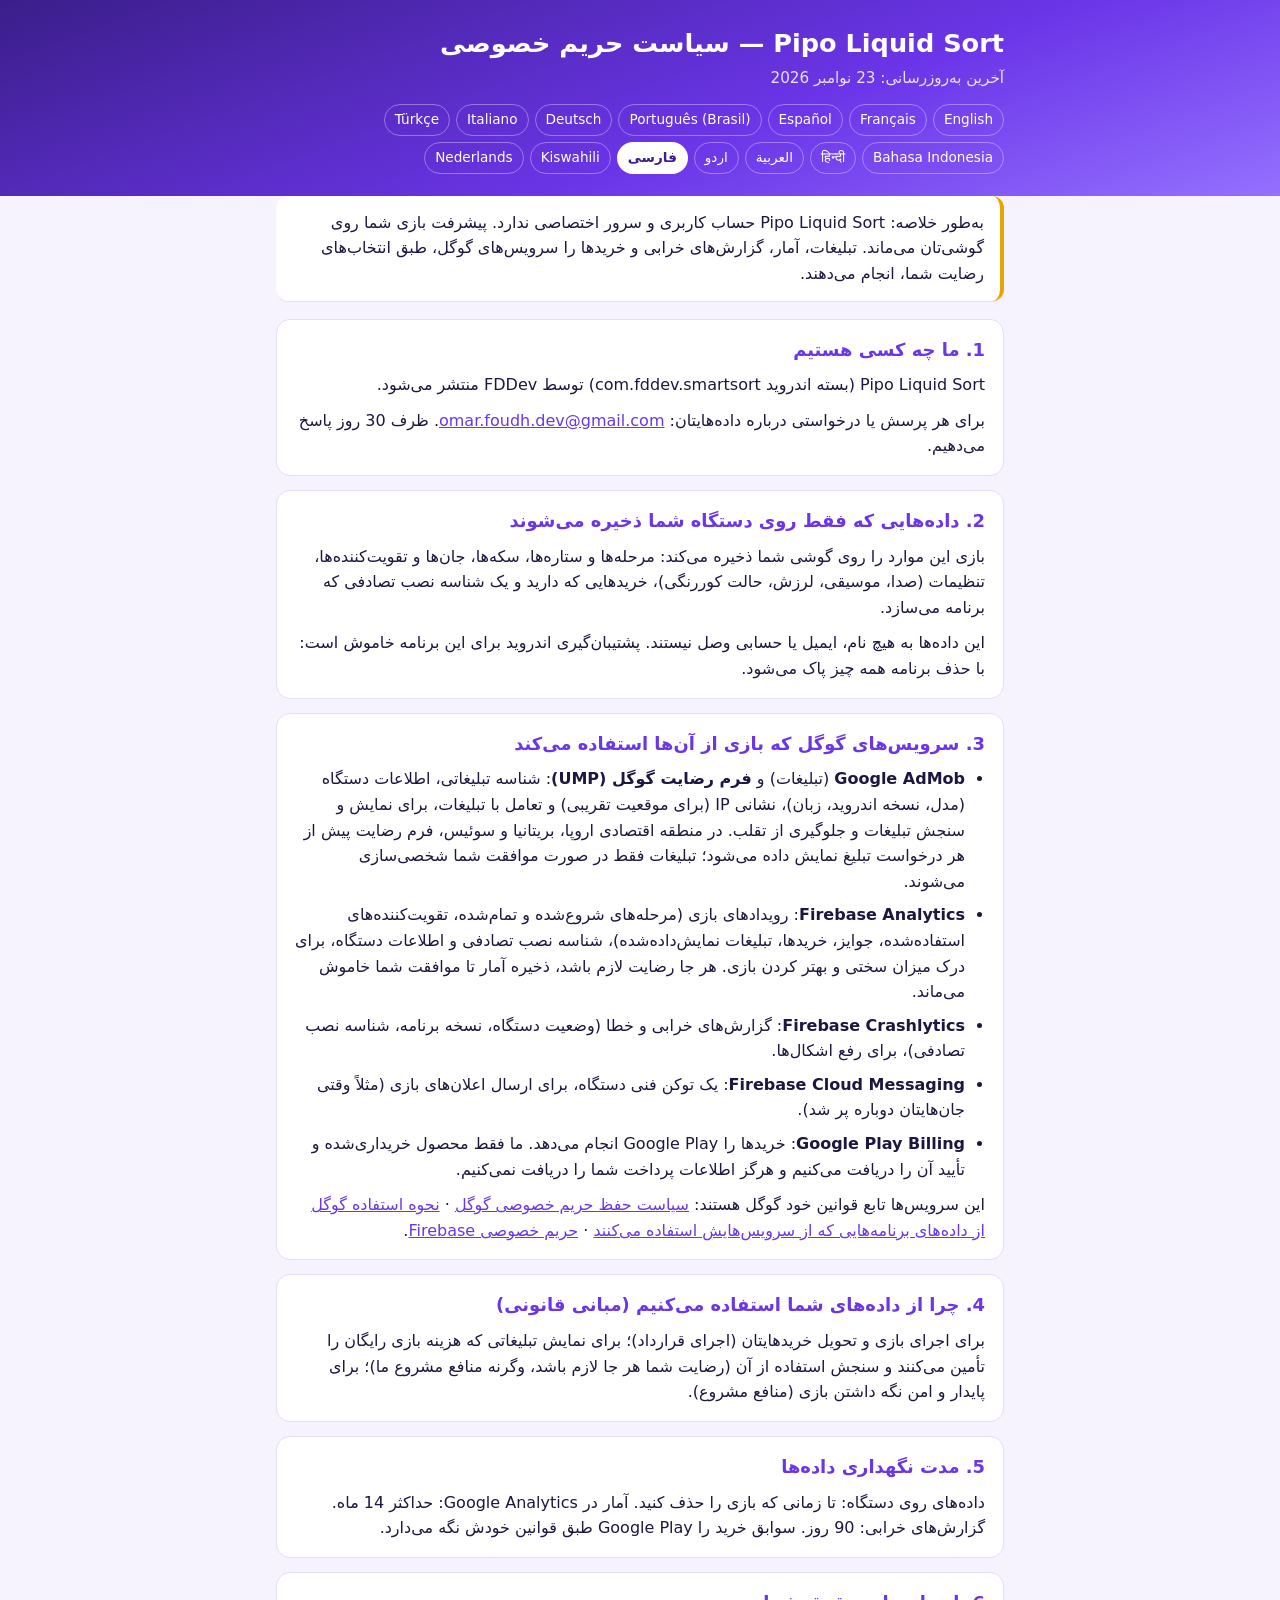
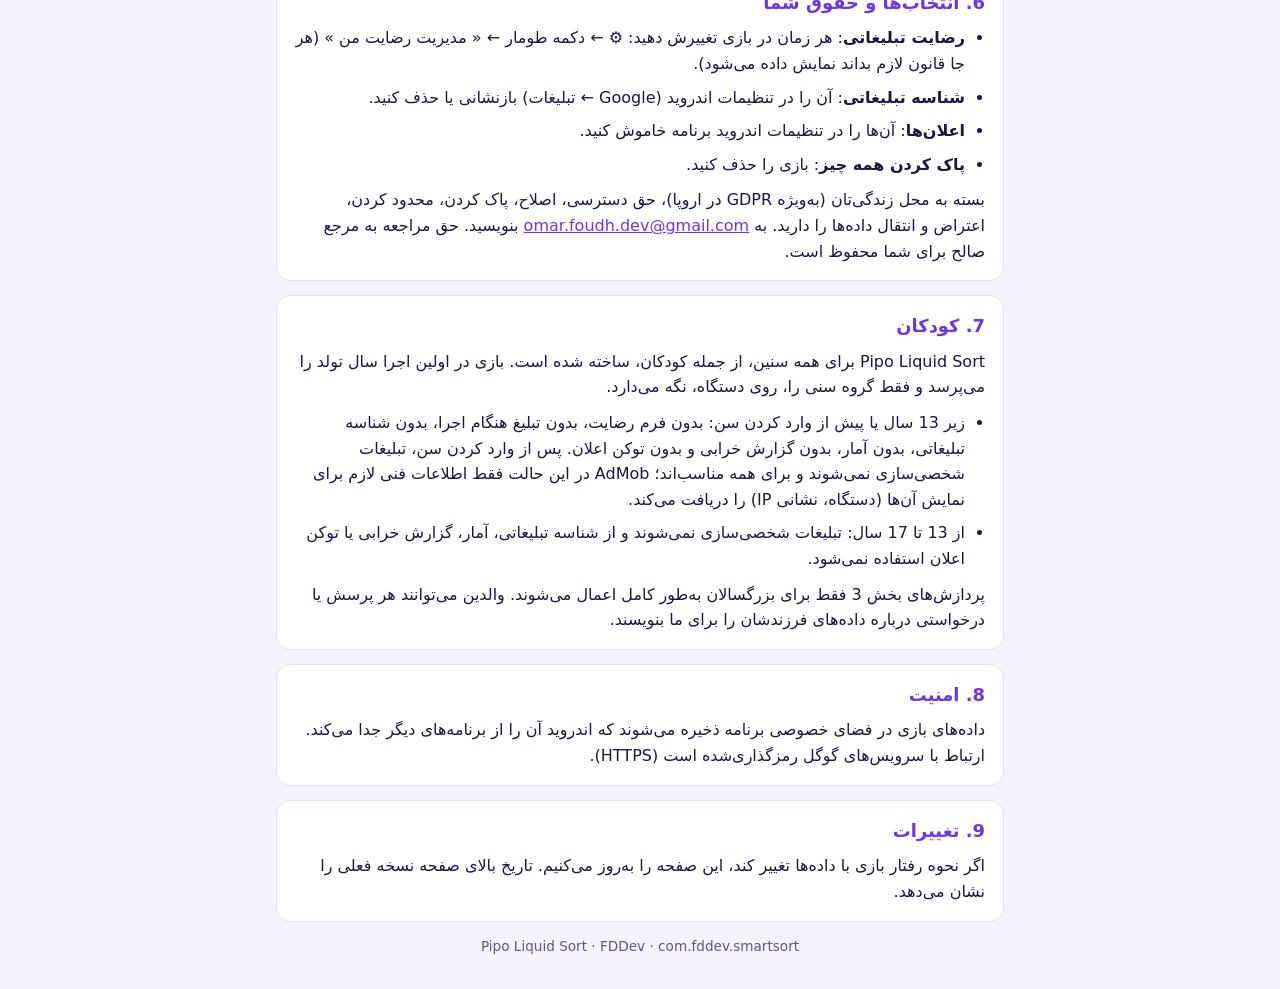
<file: fa.html>
<!doctype html>
<html lang="fa" dir="rtl">
<head><meta charset="utf-8"><meta name="viewport" content="width=device-width,initial-scale=1">
<title>سیاست حریم خصوصی — Pipo Liquid Sort</title><meta name="description" content="به‌طور خلاصه: Pipo Liquid Sort حساب کاربری و سرور اختصاصی ندارد. پیشرفت بازی شما روی گوشی‌تان می‌ماند. تبلیغات، آمار، گزارش‌های خرابی و خریدها را سرویس‌های گوگل، طبق انتخاب‌های رضایت شما، انجام می‌دهند.">
<link rel="alternate" hreflang="en" href="en.html"><link rel="alternate" hreflang="fr" href="fr.html"><link rel="alternate" hreflang="es" href="es.html"><link rel="alternate" hreflang="pt" href="pt.html"><link rel="alternate" hreflang="de" href="de.html"><link rel="alternate" hreflang="it" href="it.html"><link rel="alternate" hreflang="tr" href="tr.html"><link rel="alternate" hreflang="id" href="id.html"><link rel="alternate" hreflang="hi" href="hi.html"><link rel="alternate" hreflang="ar" href="ar.html"><link rel="alternate" hreflang="ur" href="ur.html"><link rel="alternate" hreflang="fa" href="fa.html"><link rel="alternate" hreflang="sw" href="sw.html"><link rel="alternate" hreflang="nl" href="nl.html"><link rel="alternate" hreflang="x-default" href="en.html"><link rel="stylesheet" href="style.css"></head>
<body><header><div class="wrap"><h1>Pipo Liquid Sort — سیاست حریم خصوصی</h1><p>آخرین به‌روزرسانی: 23 نوامبر 2026</p><nav class="langs" aria-label="Language"><a href="en.html" hreflang="en" lang="en">English</a><a href="fr.html" hreflang="fr" lang="fr">Français</a><a href="es.html" hreflang="es" lang="es">Español</a><a href="pt.html" hreflang="pt" lang="pt">Português (Brasil)</a><a href="de.html" hreflang="de" lang="de">Deutsch</a><a href="it.html" hreflang="it" lang="it">Italiano</a><a href="tr.html" hreflang="tr" lang="tr">Türkçe</a><a href="id.html" hreflang="id" lang="id">Bahasa Indonesia</a><a href="hi.html" hreflang="hi" lang="hi">हिन्दी</a><a href="ar.html" hreflang="ar" lang="ar">العربية</a><a href="ur.html" hreflang="ur" lang="ur">اردو</a><a href="fa.html" hreflang="fa" lang="fa" aria-current="page">فارسی</a><a href="sw.html" hreflang="sw" lang="sw">Kiswahili</a><a href="nl.html" hreflang="nl" lang="nl">Nederlands</a></nav></div></header>
<main class="wrap"><p class="tldr">به‌طور خلاصه: Pipo Liquid Sort حساب کاربری و سرور اختصاصی ندارد. پیشرفت بازی شما روی گوشی‌تان می‌ماند. تبلیغات، آمار، گزارش‌های خرابی و خریدها را سرویس‌های گوگل، طبق انتخاب‌های رضایت شما، انجام می‌دهند.</p><section><h2>1. ما چه کسی هستیم</h2><p>Pipo Liquid Sort (بسته اندروید com.fddev.smartsort) توسط FDDev منتشر می‌شود.</p><p>برای هر پرسش یا درخواستی درباره داده‌هایتان: <a href="mailto:omar.foudh.dev@gmail.com">omar.foudh.dev@gmail.com</a>. ظرف 30 روز پاسخ می‌دهیم.</p></section><section><h2>2. داده‌هایی که فقط روی دستگاه شما ذخیره می‌شوند</h2><p>بازی این موارد را روی گوشی شما ذخیره می‌کند: مرحله‌ها و ستاره‌ها، سکه‌ها، جان‌ها و تقویت‌کننده‌ها، تنظیمات (صدا، موسیقی، لرزش، حالت کوررنگی)، خریدهایی که دارید و یک شناسه نصب تصادفی که برنامه می‌سازد.</p><p>این داده‌ها به هیچ نام، ایمیل یا حسابی وصل نیستند. پشتیبان‌گیری اندروید برای این برنامه خاموش است: با حذف برنامه همه چیز پاک می‌شود.</p></section><section><h2>3. سرویس‌های گوگل که بازی از آن‌ها استفاده می‌کند</h2><ul><li><b>Google AdMob</b> (تبلیغات) و <b>فرم رضایت گوگل (UMP)</b>: شناسه تبلیغاتی، اطلاعات دستگاه (مدل، نسخه اندروید، زبان)، نشانی IP (برای موقعیت تقریبی) و تعامل با تبلیغات، برای نمایش و سنجش تبلیغات و جلوگیری از تقلب. در منطقه اقتصادی اروپا، بریتانیا و سوئیس، فرم رضایت پیش از هر درخواست تبلیغ نمایش داده می‌شود؛ تبلیغات فقط در صورت موافقت شما شخصی‌سازی می‌شوند.</li><li><b>Firebase Analytics</b>: رویدادهای بازی (مرحله‌های شروع‌شده و تمام‌شده، تقویت‌کننده‌های استفاده‌شده، جوایز، خریدها، تبلیغات نمایش‌داده‌شده)، شناسه نصب تصادفی و اطلاعات دستگاه، برای درک میزان سختی و بهتر کردن بازی. هر جا رضایت لازم باشد، ذخیره آمار تا موافقت شما خاموش می‌ماند.</li><li><b>Firebase Crashlytics</b>: گزارش‌های خرابی و خطا (وضعیت دستگاه، نسخه برنامه، شناسه نصب تصادفی)، برای رفع اشکال‌ها.</li><li><b>Firebase Cloud Messaging</b>: یک توکن فنی دستگاه، برای ارسال اعلان‌های بازی (مثلاً وقتی جان‌هایتان دوباره پر شد).</li><li><b>Google Play Billing</b>: خریدها را Google Play انجام می‌دهد. ما فقط محصول خریداری‌شده و تأیید آن را دریافت می‌کنیم و هرگز اطلاعات پرداخت شما را دریافت نمی‌کنیم.</li></ul><p>این سرویس‌ها تابع قوانین خود گوگل هستند: <a href="https://policies.google.com/privacy">سیاست حفظ حریم خصوصی گوگل</a> · <a href="https://policies.google.com/technologies/partner-sites">نحوه استفاده گوگل از داده‌های برنامه‌هایی که از سرویس‌هایش استفاده می‌کنند</a> · <a href="https://firebase.google.com/support/privacy">حریم خصوصی Firebase</a>.</p></section><section><h2>4. چرا از داده‌های شما استفاده می‌کنیم (مبانی قانونی)</h2><p>برای اجرای بازی و تحویل خریدهایتان (اجرای قرارداد)؛ برای نمایش تبلیغاتی که هزینه بازی رایگان را تأمین می‌کنند و سنجش استفاده از آن (رضایت شما هر جا لازم باشد، وگرنه منافع مشروع ما)؛ برای پایدار و امن نگه داشتن بازی (منافع مشروع).</p></section><section><h2>5. مدت نگهداری داده‌ها</h2><p>داده‌های روی دستگاه: تا زمانی که بازی را حذف کنید. آمار در Google Analytics: حداکثر 14 ماه. گزارش‌های خرابی: 90 روز. سوابق خرید را Google Play طبق قوانین خودش نگه می‌دارد.</p></section><section><h2>6. انتخاب‌ها و حقوق شما</h2><ul><li><b>رضایت تبلیغاتی</b>: هر زمان در بازی تغییرش دهید: ⚙ ← دکمه طومار ← « مدیریت رضایت من » (هر جا قانون لازم بداند نمایش داده می‌شود).</li><li><b>شناسه تبلیغاتی</b>: آن را در تنظیمات اندروید (Google ← تبلیغات) بازنشانی یا حذف کنید.</li><li><b>اعلان‌ها</b>: آن‌ها را در تنظیمات اندروید برنامه خاموش کنید.</li><li><b>پاک کردن همه چیز</b>: بازی را حذف کنید.</li></ul><p>بسته به محل زندگی‌تان (به‌ویژه GDPR در اروپا)، حق دسترسی، اصلاح، پاک کردن، محدود کردن، اعتراض و انتقال داده‌ها را دارید. به <a href="mailto:omar.foudh.dev@gmail.com">omar.foudh.dev@gmail.com</a> بنویسید. حق مراجعه به مرجع صالح برای شما محفوظ است.</p></section><section><h2>7. کودکان</h2><p>Pipo Liquid Sort برای همه سنین، از جمله کودکان، ساخته شده است. بازی در اولین اجرا سال تولد را می‌پرسد و فقط گروه سنی را، روی دستگاه، نگه می‌دارد.</p><ul><li>زیر 13 سال یا پیش از وارد کردن سن: بدون فرم رضایت، بدون تبلیغ هنگام اجرا، بدون شناسه تبلیغاتی، بدون آمار، بدون گزارش خرابی و بدون توکن اعلان. پس از وارد کردن سن، تبلیغات شخصی‌سازی نمی‌شوند و برای همه مناسب‌اند؛ AdMob در این حالت فقط اطلاعات فنی لازم برای نمایش آن‌ها (دستگاه، نشانی IP) را دریافت می‌کند.</li><li>از 13 تا 17 سال: تبلیغات شخصی‌سازی نمی‌شوند و از شناسه تبلیغاتی، آمار، گزارش خرابی یا توکن اعلان استفاده نمی‌شود.</li></ul><p>پردازش‌های بخش 3 فقط برای بزرگسالان به‌طور کامل اعمال می‌شوند. والدین می‌توانند هر پرسش یا درخواستی درباره داده‌های فرزندشان را برای ما بنویسند.</p></section><section><h2>8. امنیت</h2><p>داده‌های بازی در فضای خصوصی برنامه ذخیره می‌شوند که اندروید آن را از برنامه‌های دیگر جدا می‌کند. ارتباط با سرویس‌های گوگل رمزگذاری‌شده است (HTTPS).</p></section><section><h2>9. تغییرات</h2><p>اگر نحوه رفتار بازی با داده‌ها تغییر کند، این صفحه را به‌روز می‌کنیم. تاریخ بالای صفحه نسخه فعلی را نشان می‌دهد.</p></section></main>
<footer>Pipo Liquid Sort · FDDev · com.fddev.smartsort</footer></body></html>
</file>
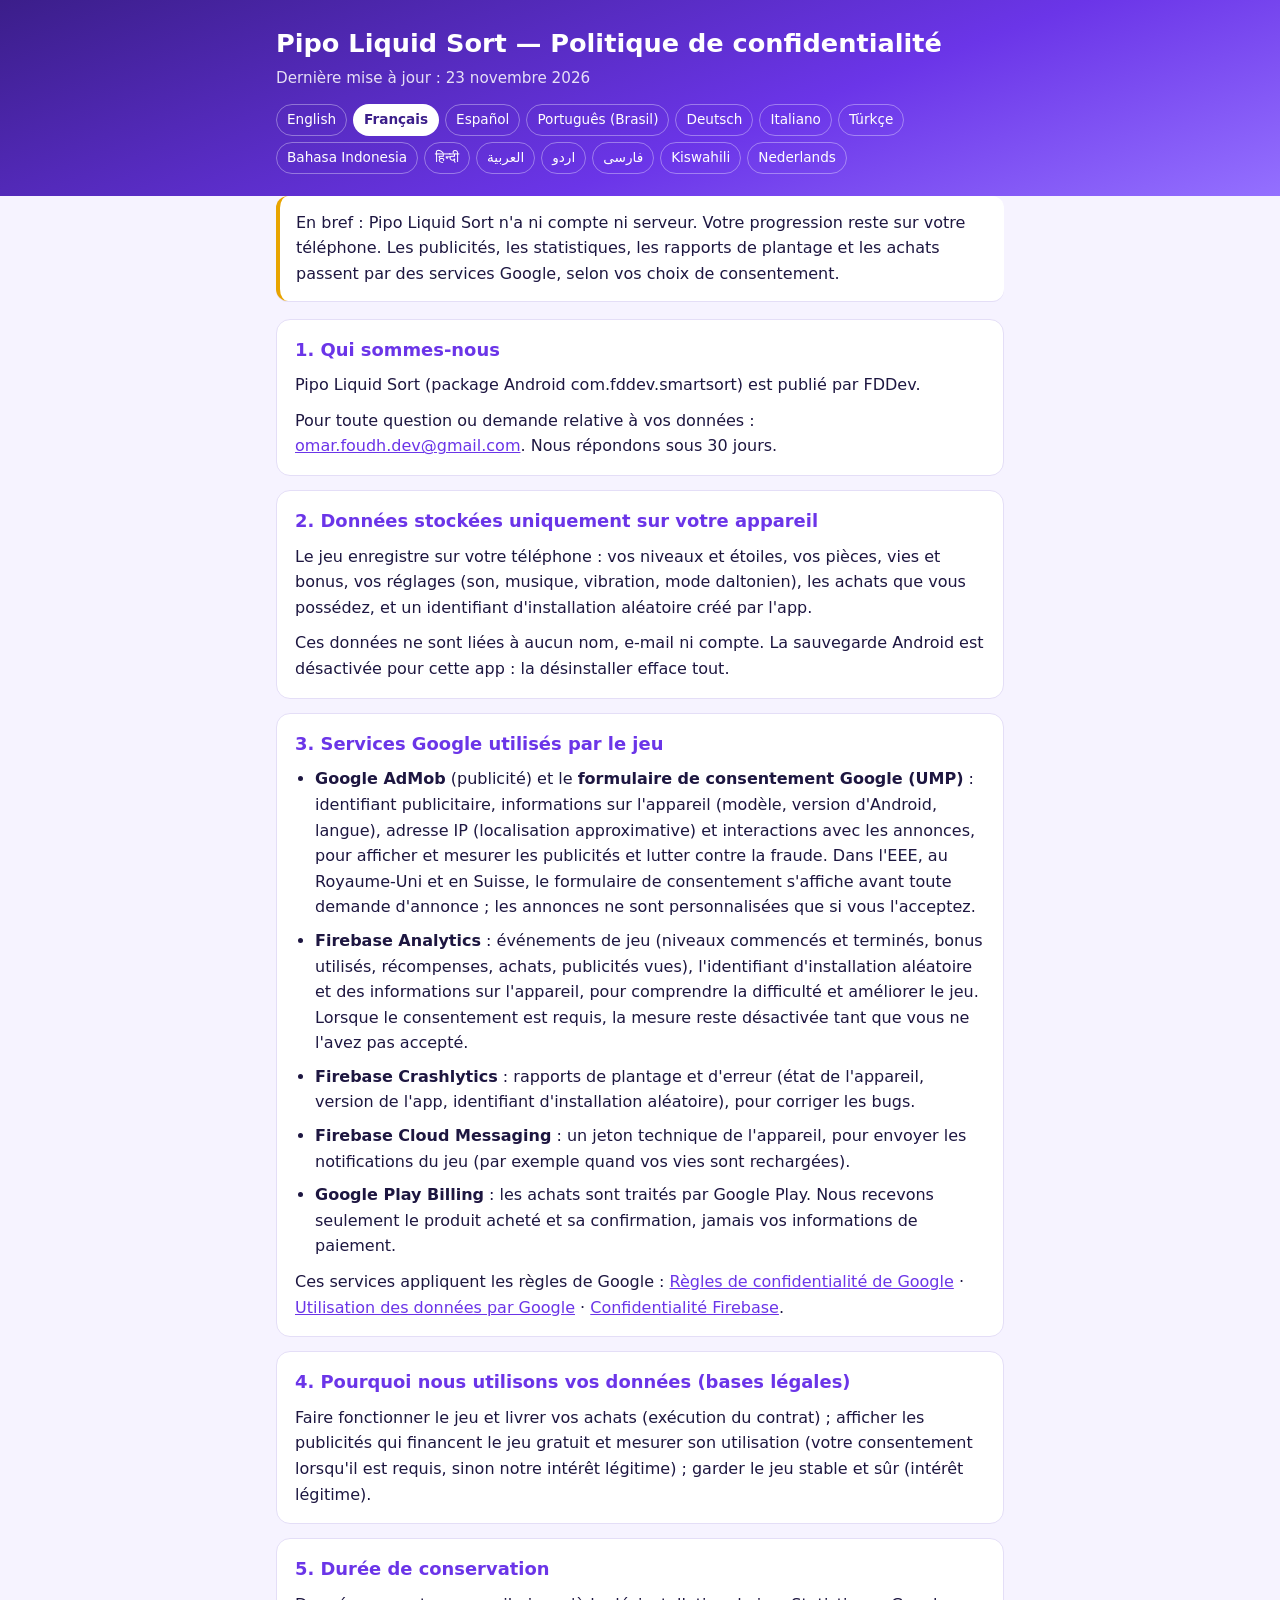
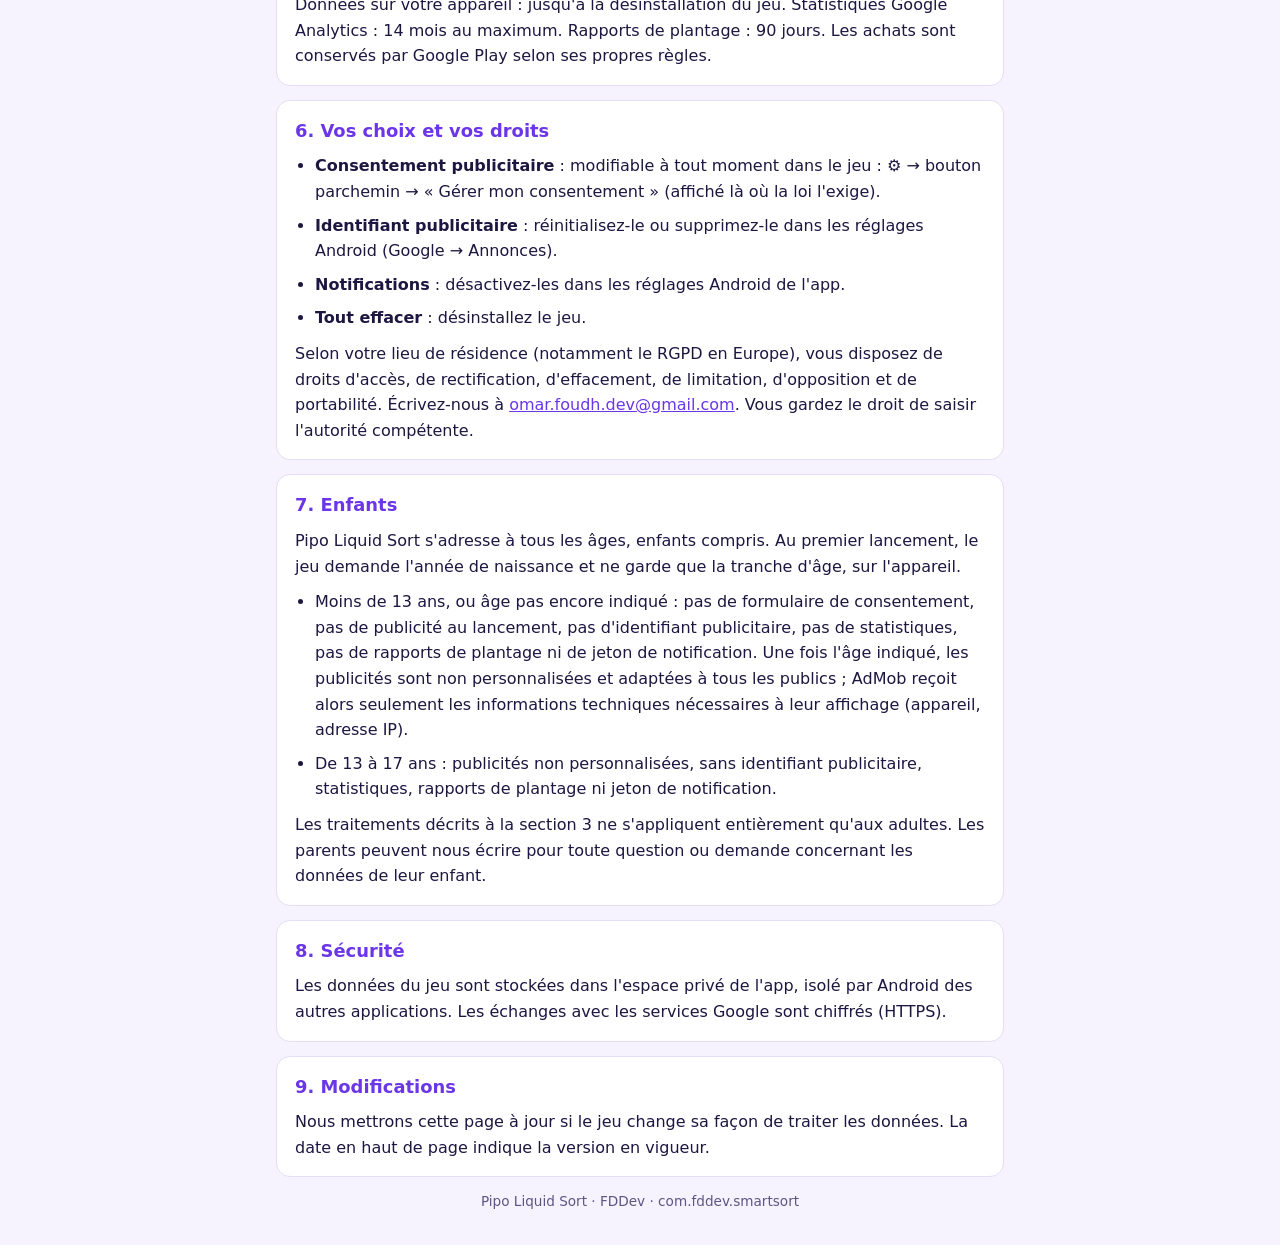
<file: fr.html>
<!doctype html>
<html lang="fr" dir="ltr">
<head><meta charset="utf-8"><meta name="viewport" content="width=device-width,initial-scale=1">
<title>Politique de confidentialité — Pipo Liquid Sort</title><meta name="description" content="En bref : Pipo Liquid Sort n'a ni compte ni serveur. Votre progression reste sur votre téléphone. Les publicités, les statistiques, les rapports de plantage et les achats passent par des services Google, selon vos choix de consentement.">
<link rel="alternate" hreflang="en" href="en.html"><link rel="alternate" hreflang="fr" href="fr.html"><link rel="alternate" hreflang="es" href="es.html"><link rel="alternate" hreflang="pt" href="pt.html"><link rel="alternate" hreflang="de" href="de.html"><link rel="alternate" hreflang="it" href="it.html"><link rel="alternate" hreflang="tr" href="tr.html"><link rel="alternate" hreflang="id" href="id.html"><link rel="alternate" hreflang="hi" href="hi.html"><link rel="alternate" hreflang="ar" href="ar.html"><link rel="alternate" hreflang="ur" href="ur.html"><link rel="alternate" hreflang="fa" href="fa.html"><link rel="alternate" hreflang="sw" href="sw.html"><link rel="alternate" hreflang="nl" href="nl.html"><link rel="alternate" hreflang="x-default" href="en.html"><link rel="stylesheet" href="style.css"></head>
<body><header><div class="wrap"><h1>Pipo Liquid Sort — Politique de confidentialité</h1><p>Dernière mise à jour : 23 novembre 2026</p><nav class="langs" aria-label="Language"><a href="en.html" hreflang="en" lang="en">English</a><a href="fr.html" hreflang="fr" lang="fr" aria-current="page">Français</a><a href="es.html" hreflang="es" lang="es">Español</a><a href="pt.html" hreflang="pt" lang="pt">Português (Brasil)</a><a href="de.html" hreflang="de" lang="de">Deutsch</a><a href="it.html" hreflang="it" lang="it">Italiano</a><a href="tr.html" hreflang="tr" lang="tr">Türkçe</a><a href="id.html" hreflang="id" lang="id">Bahasa Indonesia</a><a href="hi.html" hreflang="hi" lang="hi">हिन्दी</a><a href="ar.html" hreflang="ar" lang="ar">العربية</a><a href="ur.html" hreflang="ur" lang="ur">اردو</a><a href="fa.html" hreflang="fa" lang="fa">فارسی</a><a href="sw.html" hreflang="sw" lang="sw">Kiswahili</a><a href="nl.html" hreflang="nl" lang="nl">Nederlands</a></nav></div></header>
<main class="wrap"><p class="tldr">En bref : Pipo Liquid Sort n'a ni compte ni serveur. Votre progression reste sur votre téléphone. Les publicités, les statistiques, les rapports de plantage et les achats passent par des services Google, selon vos choix de consentement.</p><section><h2>1. Qui sommes-nous</h2><p>Pipo Liquid Sort (package Android com.fddev.smartsort) est publié par FDDev.</p><p>Pour toute question ou demande relative à vos données : <a href="mailto:omar.foudh.dev@gmail.com">omar.foudh.dev@gmail.com</a>. Nous répondons sous 30 jours.</p></section><section><h2>2. Données stockées uniquement sur votre appareil</h2><p>Le jeu enregistre sur votre téléphone : vos niveaux et étoiles, vos pièces, vies et bonus, vos réglages (son, musique, vibration, mode daltonien), les achats que vous possédez, et un identifiant d'installation aléatoire créé par l'app.</p><p>Ces données ne sont liées à aucun nom, e-mail ni compte. La sauvegarde Android est désactivée pour cette app : la désinstaller efface tout.</p></section><section><h2>3. Services Google utilisés par le jeu</h2><ul><li><b>Google AdMob</b> (publicité) et le <b>formulaire de consentement Google (UMP)</b> : identifiant publicitaire, informations sur l'appareil (modèle, version d'Android, langue), adresse IP (localisation approximative) et interactions avec les annonces, pour afficher et mesurer les publicités et lutter contre la fraude. Dans l'EEE, au Royaume-Uni et en Suisse, le formulaire de consentement s'affiche avant toute demande d'annonce ; les annonces ne sont personnalisées que si vous l'acceptez.</li><li><b>Firebase Analytics</b> : événements de jeu (niveaux commencés et terminés, bonus utilisés, récompenses, achats, publicités vues), l'identifiant d'installation aléatoire et des informations sur l'appareil, pour comprendre la difficulté et améliorer le jeu. Lorsque le consentement est requis, la mesure reste désactivée tant que vous ne l'avez pas accepté.</li><li><b>Firebase Crashlytics</b> : rapports de plantage et d'erreur (état de l'appareil, version de l'app, identifiant d'installation aléatoire), pour corriger les bugs.</li><li><b>Firebase Cloud Messaging</b> : un jeton technique de l'appareil, pour envoyer les notifications du jeu (par exemple quand vos vies sont rechargées).</li><li><b>Google Play Billing</b> : les achats sont traités par Google Play. Nous recevons seulement le produit acheté et sa confirmation, jamais vos informations de paiement.</li></ul><p>Ces services appliquent les règles de Google : <a href="https://policies.google.com/privacy">Règles de confidentialité de Google</a> · <a href="https://policies.google.com/technologies/partner-sites">Utilisation des données par Google</a> · <a href="https://firebase.google.com/support/privacy">Confidentialité Firebase</a>.</p></section><section><h2>4. Pourquoi nous utilisons vos données (bases légales)</h2><p>Faire fonctionner le jeu et livrer vos achats (exécution du contrat) ; afficher les publicités qui financent le jeu gratuit et mesurer son utilisation (votre consentement lorsqu'il est requis, sinon notre intérêt légitime) ; garder le jeu stable et sûr (intérêt légitime).</p></section><section><h2>5. Durée de conservation</h2><p>Données sur votre appareil : jusqu'à la désinstallation du jeu. Statistiques Google Analytics : 14 mois au maximum. Rapports de plantage : 90 jours. Les achats sont conservés par Google Play selon ses propres règles.</p></section><section><h2>6. Vos choix et vos droits</h2><ul><li><b>Consentement publicitaire</b> : modifiable à tout moment dans le jeu : ⚙ → bouton parchemin → « Gérer mon consentement » (affiché là où la loi l'exige).</li><li><b>Identifiant publicitaire</b> : réinitialisez-le ou supprimez-le dans les réglages Android (Google → Annonces).</li><li><b>Notifications</b> : désactivez-les dans les réglages Android de l'app.</li><li><b>Tout effacer</b> : désinstallez le jeu.</li></ul><p>Selon votre lieu de résidence (notamment le RGPD en Europe), vous disposez de droits d'accès, de rectification, d'effacement, de limitation, d'opposition et de portabilité. Écrivez-nous à <a href="mailto:omar.foudh.dev@gmail.com">omar.foudh.dev@gmail.com</a>. Vous gardez le droit de saisir l'autorité compétente.</p></section><section><h2>7. Enfants</h2><p>Pipo Liquid Sort s'adresse à tous les âges, enfants compris. Au premier lancement, le jeu demande l'année de naissance et ne garde que la tranche d'âge, sur l'appareil.</p><ul><li>Moins de 13 ans, ou âge pas encore indiqué : pas de formulaire de consentement, pas de publicité au lancement, pas d'identifiant publicitaire, pas de statistiques, pas de rapports de plantage ni de jeton de notification. Une fois l'âge indiqué, les publicités sont non personnalisées et adaptées à tous les publics ; AdMob reçoit alors seulement les informations techniques nécessaires à leur affichage (appareil, adresse IP).</li><li>De 13 à 17 ans : publicités non personnalisées, sans identifiant publicitaire, statistiques, rapports de plantage ni jeton de notification.</li></ul><p>Les traitements décrits à la section 3 ne s'appliquent entièrement qu'aux adultes. Les parents peuvent nous écrire pour toute question ou demande concernant les données de leur enfant.</p></section><section><h2>8. Sécurité</h2><p>Les données du jeu sont stockées dans l'espace privé de l'app, isolé par Android des autres applications. Les échanges avec les services Google sont chiffrés (HTTPS).</p></section><section><h2>9. Modifications</h2><p>Nous mettrons cette page à jour si le jeu change sa façon de traiter les données. La date en haut de page indique la version en vigueur.</p></section></main>
<footer>Pipo Liquid Sort · FDDev · com.fddev.smartsort</footer></body></html>
</file>
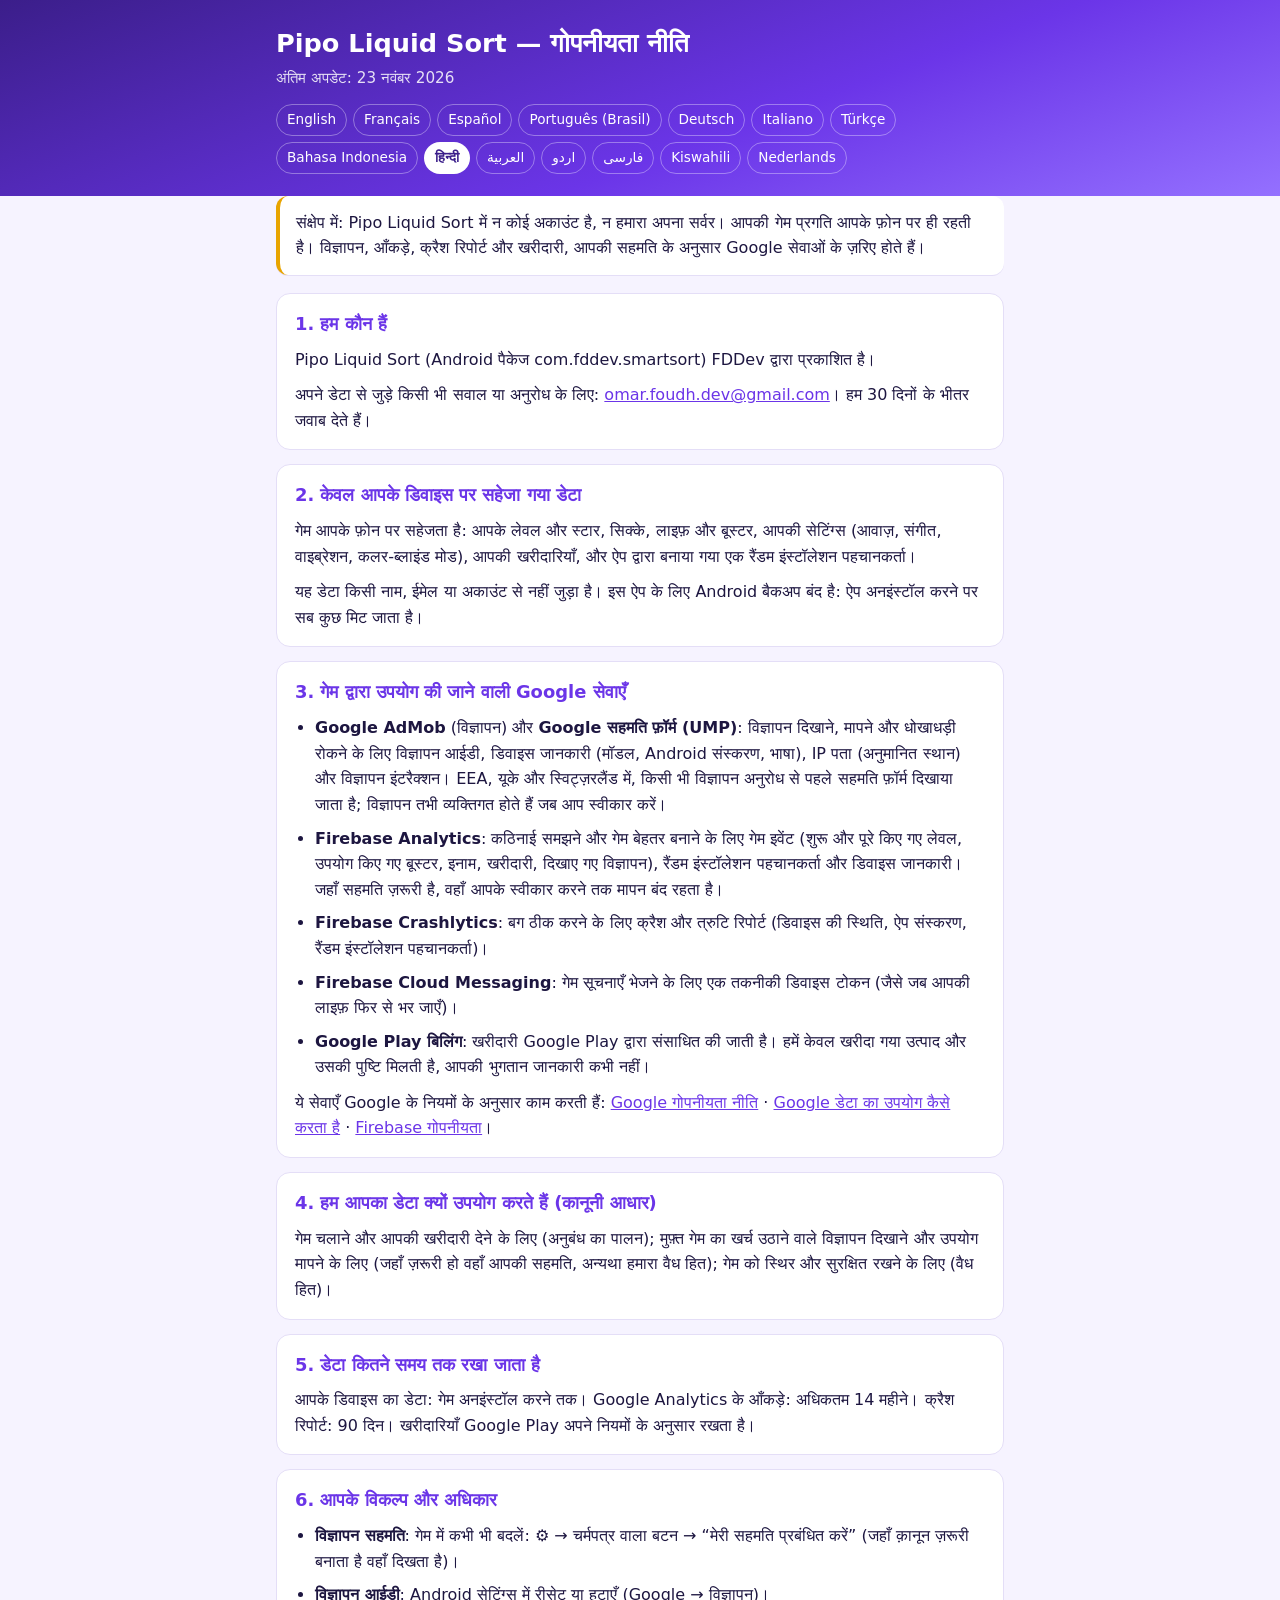
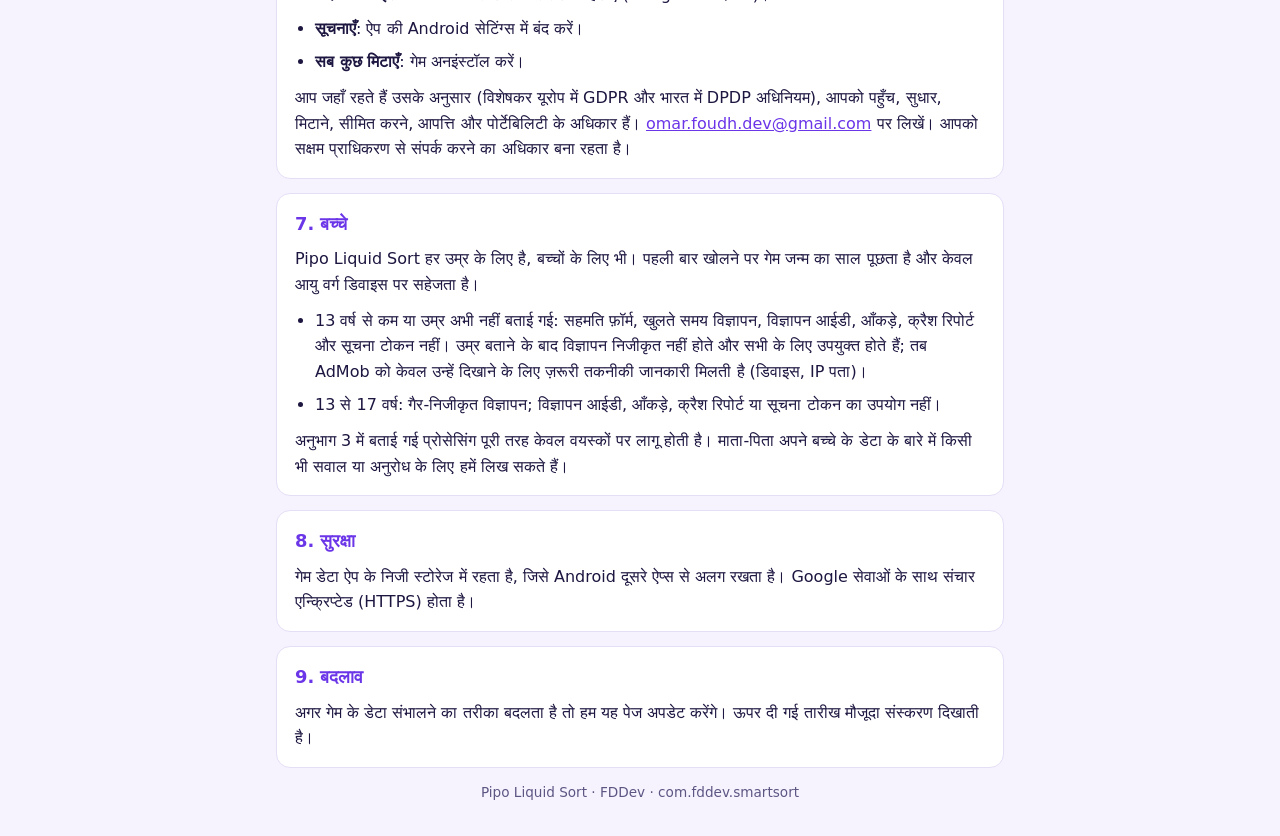
<file: hi.html>
<!doctype html>
<html lang="hi" dir="ltr">
<head><meta charset="utf-8"><meta name="viewport" content="width=device-width,initial-scale=1">
<title>गोपनीयता नीति — Pipo Liquid Sort</title><meta name="description" content="संक्षेप में: Pipo Liquid Sort में न कोई अकाउंट है, न हमारा अपना सर्वर। आपकी गेम प्रगति आपके फ़ोन पर ही रहती है। विज्ञापन, आँकड़े, क्रैश रिपोर्ट और खरीदारी, आपकी सहमति के अनुसार Google सेवाओं के ज़रिए होते हैं।">
<link rel="alternate" hreflang="en" href="en.html"><link rel="alternate" hreflang="fr" href="fr.html"><link rel="alternate" hreflang="es" href="es.html"><link rel="alternate" hreflang="pt" href="pt.html"><link rel="alternate" hreflang="de" href="de.html"><link rel="alternate" hreflang="it" href="it.html"><link rel="alternate" hreflang="tr" href="tr.html"><link rel="alternate" hreflang="id" href="id.html"><link rel="alternate" hreflang="hi" href="hi.html"><link rel="alternate" hreflang="ar" href="ar.html"><link rel="alternate" hreflang="ur" href="ur.html"><link rel="alternate" hreflang="fa" href="fa.html"><link rel="alternate" hreflang="sw" href="sw.html"><link rel="alternate" hreflang="nl" href="nl.html"><link rel="alternate" hreflang="x-default" href="en.html"><link rel="stylesheet" href="style.css"></head>
<body><header><div class="wrap"><h1>Pipo Liquid Sort — गोपनीयता नीति</h1><p>अंतिम अपडेट: 23 नवंबर 2026</p><nav class="langs" aria-label="Language"><a href="en.html" hreflang="en" lang="en">English</a><a href="fr.html" hreflang="fr" lang="fr">Français</a><a href="es.html" hreflang="es" lang="es">Español</a><a href="pt.html" hreflang="pt" lang="pt">Português (Brasil)</a><a href="de.html" hreflang="de" lang="de">Deutsch</a><a href="it.html" hreflang="it" lang="it">Italiano</a><a href="tr.html" hreflang="tr" lang="tr">Türkçe</a><a href="id.html" hreflang="id" lang="id">Bahasa Indonesia</a><a href="hi.html" hreflang="hi" lang="hi" aria-current="page">हिन्दी</a><a href="ar.html" hreflang="ar" lang="ar">العربية</a><a href="ur.html" hreflang="ur" lang="ur">اردو</a><a href="fa.html" hreflang="fa" lang="fa">فارسی</a><a href="sw.html" hreflang="sw" lang="sw">Kiswahili</a><a href="nl.html" hreflang="nl" lang="nl">Nederlands</a></nav></div></header>
<main class="wrap"><p class="tldr">संक्षेप में: Pipo Liquid Sort में न कोई अकाउंट है, न हमारा अपना सर्वर। आपकी गेम प्रगति आपके फ़ोन पर ही रहती है। विज्ञापन, आँकड़े, क्रैश रिपोर्ट और खरीदारी, आपकी सहमति के अनुसार Google सेवाओं के ज़रिए होते हैं।</p><section><h2>1. हम कौन हैं</h2><p>Pipo Liquid Sort (Android पैकेज com.fddev.smartsort) FDDev द्वारा प्रकाशित है।</p><p>अपने डेटा से जुड़े किसी भी सवाल या अनुरोध के लिए: <a href="mailto:omar.foudh.dev@gmail.com">omar.foudh.dev@gmail.com</a>। हम 30 दिनों के भीतर जवाब देते हैं।</p></section><section><h2>2. केवल आपके डिवाइस पर सहेजा गया डेटा</h2><p>गेम आपके फ़ोन पर सहेजता है: आपके लेवल और स्टार, सिक्के, लाइफ़ और बूस्टर, आपकी सेटिंग्स (आवाज़, संगीत, वाइब्रेशन, कलर-ब्लाइंड मोड), आपकी खरीदारियाँ, और ऐप द्वारा बनाया गया एक रैंडम इंस्टॉलेशन पहचानकर्ता।</p><p>यह डेटा किसी नाम, ईमेल या अकाउंट से नहीं जुड़ा है। इस ऐप के लिए Android बैकअप बंद है: ऐप अनइंस्टॉल करने पर सब कुछ मिट जाता है।</p></section><section><h2>3. गेम द्वारा उपयोग की जाने वाली Google सेवाएँ</h2><ul><li><b>Google AdMob</b> (विज्ञापन) और <b>Google सहमति फ़ॉर्म (UMP)</b>: विज्ञापन दिखाने, मापने और धोखाधड़ी रोकने के लिए विज्ञापन आईडी, डिवाइस जानकारी (मॉडल, Android संस्करण, भाषा), IP पता (अनुमानित स्थान) और विज्ञापन इंटरैक्शन। EEA, यूके और स्विट्ज़रलैंड में, किसी भी विज्ञापन अनुरोध से पहले सहमति फ़ॉर्म दिखाया जाता है; विज्ञापन तभी व्यक्तिगत होते हैं जब आप स्वीकार करें।</li><li><b>Firebase Analytics</b>: कठिनाई समझने और गेम बेहतर बनाने के लिए गेम इवेंट (शुरू और पूरे किए गए लेवल, उपयोग किए गए बूस्टर, इनाम, खरीदारी, दिखाए गए विज्ञापन), रैंडम इंस्टॉलेशन पहचानकर्ता और डिवाइस जानकारी। जहाँ सहमति ज़रूरी है, वहाँ आपके स्वीकार करने तक मापन बंद रहता है।</li><li><b>Firebase Crashlytics</b>: बग ठीक करने के लिए क्रैश और त्रुटि रिपोर्ट (डिवाइस की स्थिति, ऐप संस्करण, रैंडम इंस्टॉलेशन पहचानकर्ता)।</li><li><b>Firebase Cloud Messaging</b>: गेम सूचनाएँ भेजने के लिए एक तकनीकी डिवाइस टोकन (जैसे जब आपकी लाइफ़ फिर से भर जाएँ)।</li><li><b>Google Play बिलिंग</b>: खरीदारी Google Play द्वारा संसाधित की जाती है। हमें केवल खरीदा गया उत्पाद और उसकी पुष्टि मिलती है, आपकी भुगतान जानकारी कभी नहीं।</li></ul><p>ये सेवाएँ Google के नियमों के अनुसार काम करती हैं: <a href="https://policies.google.com/privacy">Google गोपनीयता नीति</a> · <a href="https://policies.google.com/technologies/partner-sites">Google डेटा का उपयोग कैसे करता है</a> · <a href="https://firebase.google.com/support/privacy">Firebase गोपनीयता</a>।</p></section><section><h2>4. हम आपका डेटा क्यों उपयोग करते हैं (कानूनी आधार)</h2><p>गेम चलाने और आपकी खरीदारी देने के लिए (अनुबंध का पालन); मुफ़्त गेम का खर्च उठाने वाले विज्ञापन दिखाने और उपयोग मापने के लिए (जहाँ ज़रूरी हो वहाँ आपकी सहमति, अन्यथा हमारा वैध हित); गेम को स्थिर और सुरक्षित रखने के लिए (वैध हित)।</p></section><section><h2>5. डेटा कितने समय तक रखा जाता है</h2><p>आपके डिवाइस का डेटा: गेम अनइंस्टॉल करने तक। Google Analytics के आँकड़े: अधिकतम 14 महीने। क्रैश रिपोर्ट: 90 दिन। खरीदारियाँ Google Play अपने नियमों के अनुसार रखता है।</p></section><section><h2>6. आपके विकल्प और अधिकार</h2><ul><li><b>विज्ञापन सहमति</b>: गेम में कभी भी बदलें: ⚙ → चर्मपत्र वाला बटन → “मेरी सहमति प्रबंधित करें” (जहाँ क़ानून ज़रूरी बनाता है वहाँ दिखता है)।</li><li><b>विज्ञापन आईडी</b>: Android सेटिंग्स में रीसेट या हटाएँ (Google → विज्ञापन)।</li><li><b>सूचनाएँ</b>: ऐप की Android सेटिंग्स में बंद करें।</li><li><b>सब कुछ मिटाएँ</b>: गेम अनइंस्टॉल करें।</li></ul><p>आप जहाँ रहते हैं उसके अनुसार (विशेषकर यूरोप में GDPR और भारत में DPDP अधिनियम), आपको पहुँच, सुधार, मिटाने, सीमित करने, आपत्ति और पोर्टेबिलिटी के अधिकार हैं। <a href="mailto:omar.foudh.dev@gmail.com">omar.foudh.dev@gmail.com</a> पर लिखें। आपको सक्षम प्राधिकरण से संपर्क करने का अधिकार बना रहता है।</p></section><section><h2>7. बच्चे</h2><p>Pipo Liquid Sort हर उम्र के लिए है, बच्चों के लिए भी। पहली बार खोलने पर गेम जन्म का साल पूछता है और केवल आयु वर्ग डिवाइस पर सहेजता है।</p><ul><li>13 वर्ष से कम या उम्र अभी नहीं बताई गई: सहमति फ़ॉर्म, खुलते समय विज्ञापन, विज्ञापन आईडी, आँकड़े, क्रैश रिपोर्ट और सूचना टोकन नहीं। उम्र बताने के बाद विज्ञापन निजीकृत नहीं होते और सभी के लिए उपयुक्त होते हैं; तब AdMob को केवल उन्हें दिखाने के लिए ज़रूरी तकनीकी जानकारी मिलती है (डिवाइस, IP पता)।</li><li>13 से 17 वर्ष: गैर-निजीकृत विज्ञापन; विज्ञापन आईडी, आँकड़े, क्रैश रिपोर्ट या सूचना टोकन का उपयोग नहीं।</li></ul><p>अनुभाग 3 में बताई गई प्रोसेसिंग पूरी तरह केवल वयस्कों पर लागू होती है। माता-पिता अपने बच्चे के डेटा के बारे में किसी भी सवाल या अनुरोध के लिए हमें लिख सकते हैं।</p></section><section><h2>8. सुरक्षा</h2><p>गेम डेटा ऐप के निजी स्टोरेज में रहता है, जिसे Android दूसरे ऐप्स से अलग रखता है। Google सेवाओं के साथ संचार एन्क्रिप्टेड (HTTPS) होता है।</p></section><section><h2>9. बदलाव</h2><p>अगर गेम के डेटा संभालने का तरीका बदलता है तो हम यह पेज अपडेट करेंगे। ऊपर दी गई तारीख मौजूदा संस्करण दिखाती है।</p></section></main>
<footer>Pipo Liquid Sort · FDDev · com.fddev.smartsort</footer></body></html>
</file>
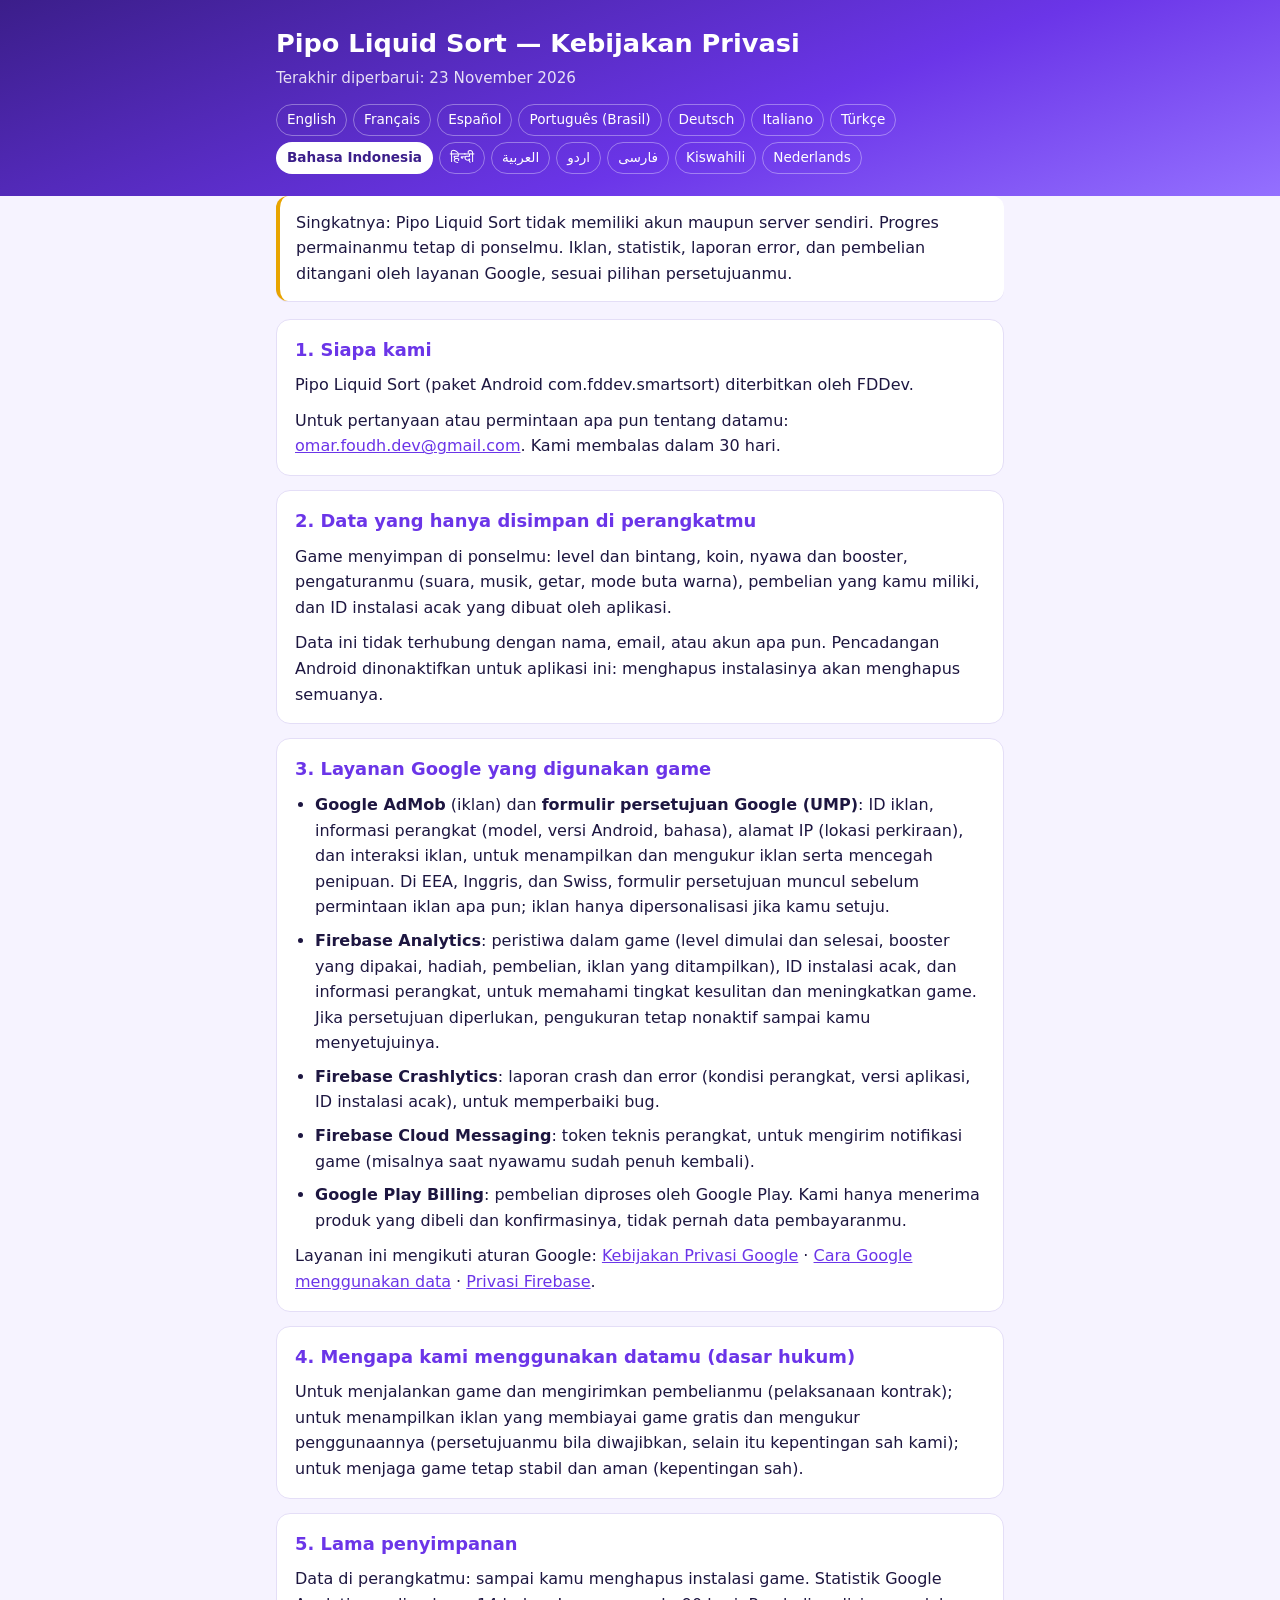
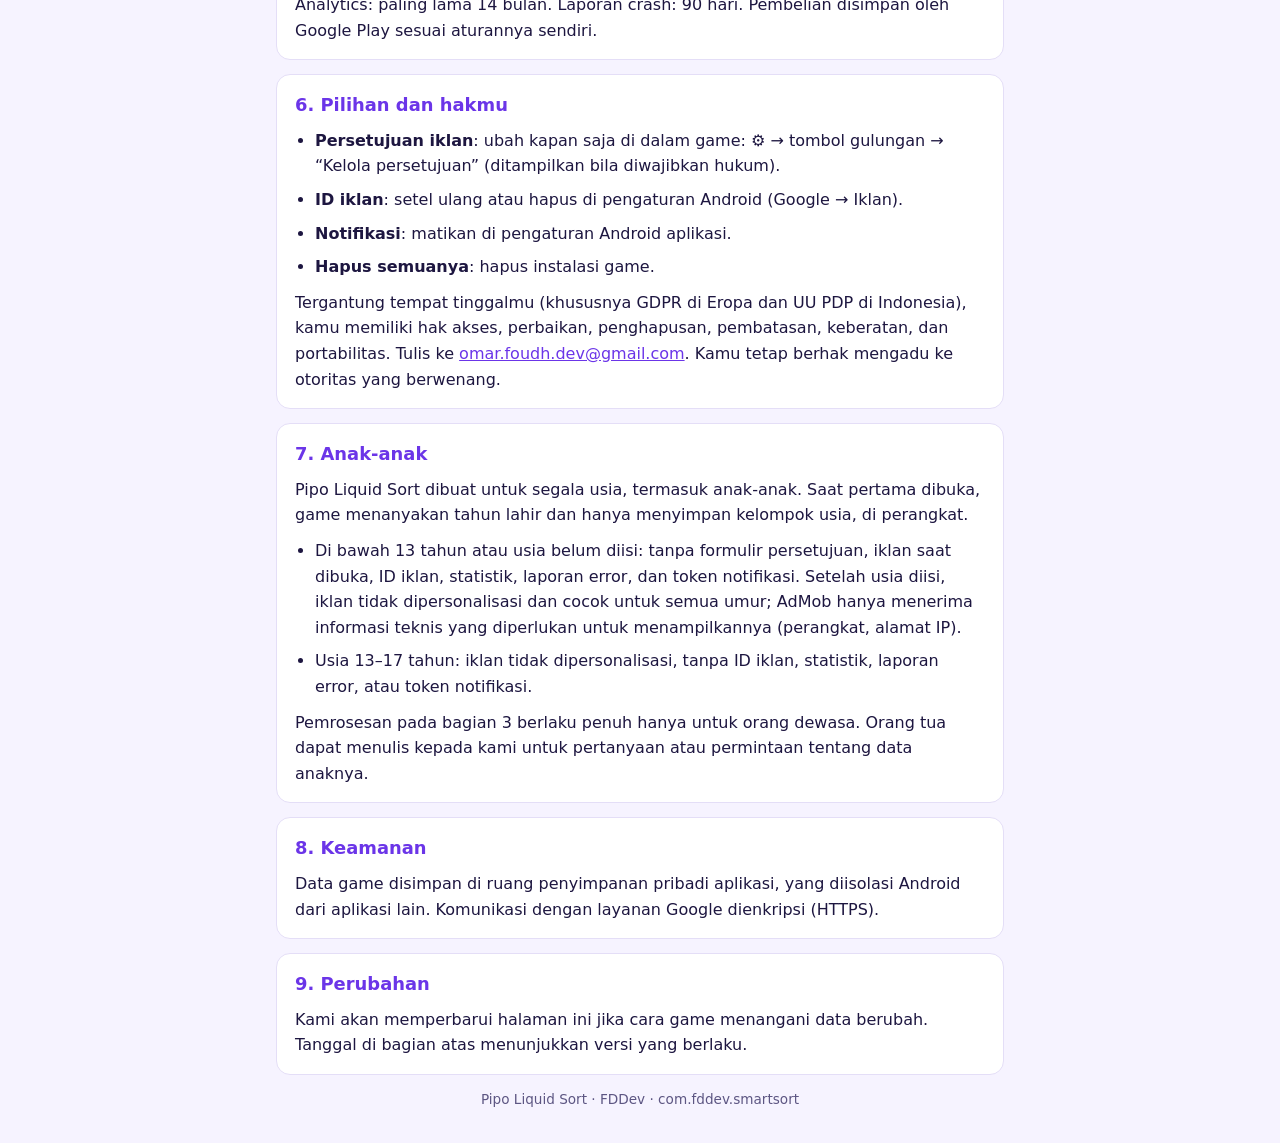
<file: id.html>
<!doctype html>
<html lang="id" dir="ltr">
<head><meta charset="utf-8"><meta name="viewport" content="width=device-width,initial-scale=1">
<title>Kebijakan Privasi — Pipo Liquid Sort</title><meta name="description" content="Singkatnya: Pipo Liquid Sort tidak memiliki akun maupun server sendiri. Progres permainanmu tetap di ponselmu. Iklan, statistik, laporan error, dan pembelian ditangani oleh layanan Google, sesuai pilihan persetujuanmu.">
<link rel="alternate" hreflang="en" href="en.html"><link rel="alternate" hreflang="fr" href="fr.html"><link rel="alternate" hreflang="es" href="es.html"><link rel="alternate" hreflang="pt" href="pt.html"><link rel="alternate" hreflang="de" href="de.html"><link rel="alternate" hreflang="it" href="it.html"><link rel="alternate" hreflang="tr" href="tr.html"><link rel="alternate" hreflang="id" href="id.html"><link rel="alternate" hreflang="hi" href="hi.html"><link rel="alternate" hreflang="ar" href="ar.html"><link rel="alternate" hreflang="ur" href="ur.html"><link rel="alternate" hreflang="fa" href="fa.html"><link rel="alternate" hreflang="sw" href="sw.html"><link rel="alternate" hreflang="nl" href="nl.html"><link rel="alternate" hreflang="x-default" href="en.html"><link rel="stylesheet" href="style.css"></head>
<body><header><div class="wrap"><h1>Pipo Liquid Sort — Kebijakan Privasi</h1><p>Terakhir diperbarui: 23 November 2026</p><nav class="langs" aria-label="Language"><a href="en.html" hreflang="en" lang="en">English</a><a href="fr.html" hreflang="fr" lang="fr">Français</a><a href="es.html" hreflang="es" lang="es">Español</a><a href="pt.html" hreflang="pt" lang="pt">Português (Brasil)</a><a href="de.html" hreflang="de" lang="de">Deutsch</a><a href="it.html" hreflang="it" lang="it">Italiano</a><a href="tr.html" hreflang="tr" lang="tr">Türkçe</a><a href="id.html" hreflang="id" lang="id" aria-current="page">Bahasa Indonesia</a><a href="hi.html" hreflang="hi" lang="hi">हिन्दी</a><a href="ar.html" hreflang="ar" lang="ar">العربية</a><a href="ur.html" hreflang="ur" lang="ur">اردو</a><a href="fa.html" hreflang="fa" lang="fa">فارسی</a><a href="sw.html" hreflang="sw" lang="sw">Kiswahili</a><a href="nl.html" hreflang="nl" lang="nl">Nederlands</a></nav></div></header>
<main class="wrap"><p class="tldr">Singkatnya: Pipo Liquid Sort tidak memiliki akun maupun server sendiri. Progres permainanmu tetap di ponselmu. Iklan, statistik, laporan error, dan pembelian ditangani oleh layanan Google, sesuai pilihan persetujuanmu.</p><section><h2>1. Siapa kami</h2><p>Pipo Liquid Sort (paket Android com.fddev.smartsort) diterbitkan oleh FDDev.</p><p>Untuk pertanyaan atau permintaan apa pun tentang datamu: <a href="mailto:omar.foudh.dev@gmail.com">omar.foudh.dev@gmail.com</a>. Kami membalas dalam 30 hari.</p></section><section><h2>2. Data yang hanya disimpan di perangkatmu</h2><p>Game menyimpan di ponselmu: level dan bintang, koin, nyawa dan booster, pengaturanmu (suara, musik, getar, mode buta warna), pembelian yang kamu miliki, dan ID instalasi acak yang dibuat oleh aplikasi.</p><p>Data ini tidak terhubung dengan nama, email, atau akun apa pun. Pencadangan Android dinonaktifkan untuk aplikasi ini: menghapus instalasinya akan menghapus semuanya.</p></section><section><h2>3. Layanan Google yang digunakan game</h2><ul><li><b>Google AdMob</b> (iklan) dan <b>formulir persetujuan Google (UMP)</b>: ID iklan, informasi perangkat (model, versi Android, bahasa), alamat IP (lokasi perkiraan), dan interaksi iklan, untuk menampilkan dan mengukur iklan serta mencegah penipuan. Di EEA, Inggris, dan Swiss, formulir persetujuan muncul sebelum permintaan iklan apa pun; iklan hanya dipersonalisasi jika kamu setuju.</li><li><b>Firebase Analytics</b>: peristiwa dalam game (level dimulai dan selesai, booster yang dipakai, hadiah, pembelian, iklan yang ditampilkan), ID instalasi acak, dan informasi perangkat, untuk memahami tingkat kesulitan dan meningkatkan game. Jika persetujuan diperlukan, pengukuran tetap nonaktif sampai kamu menyetujuinya.</li><li><b>Firebase Crashlytics</b>: laporan crash dan error (kondisi perangkat, versi aplikasi, ID instalasi acak), untuk memperbaiki bug.</li><li><b>Firebase Cloud Messaging</b>: token teknis perangkat, untuk mengirim notifikasi game (misalnya saat nyawamu sudah penuh kembali).</li><li><b>Google Play Billing</b>: pembelian diproses oleh Google Play. Kami hanya menerima produk yang dibeli dan konfirmasinya, tidak pernah data pembayaranmu.</li></ul><p>Layanan ini mengikuti aturan Google: <a href="https://policies.google.com/privacy">Kebijakan Privasi Google</a> · <a href="https://policies.google.com/technologies/partner-sites">Cara Google menggunakan data</a> · <a href="https://firebase.google.com/support/privacy">Privasi Firebase</a>.</p></section><section><h2>4. Mengapa kami menggunakan datamu (dasar hukum)</h2><p>Untuk menjalankan game dan mengirimkan pembelianmu (pelaksanaan kontrak); untuk menampilkan iklan yang membiayai game gratis dan mengukur penggunaannya (persetujuanmu bila diwajibkan, selain itu kepentingan sah kami); untuk menjaga game tetap stabil dan aman (kepentingan sah).</p></section><section><h2>5. Lama penyimpanan</h2><p>Data di perangkatmu: sampai kamu menghapus instalasi game. Statistik Google Analytics: paling lama 14 bulan. Laporan crash: 90 hari. Pembelian disimpan oleh Google Play sesuai aturannya sendiri.</p></section><section><h2>6. Pilihan dan hakmu</h2><ul><li><b>Persetujuan iklan</b>: ubah kapan saja di dalam game: ⚙ → tombol gulungan → “Kelola persetujuan” (ditampilkan bila diwajibkan hukum).</li><li><b>ID iklan</b>: setel ulang atau hapus di pengaturan Android (Google → Iklan).</li><li><b>Notifikasi</b>: matikan di pengaturan Android aplikasi.</li><li><b>Hapus semuanya</b>: hapus instalasi game.</li></ul><p>Tergantung tempat tinggalmu (khususnya GDPR di Eropa dan UU PDP di Indonesia), kamu memiliki hak akses, perbaikan, penghapusan, pembatasan, keberatan, dan portabilitas. Tulis ke <a href="mailto:omar.foudh.dev@gmail.com">omar.foudh.dev@gmail.com</a>. Kamu tetap berhak mengadu ke otoritas yang berwenang.</p></section><section><h2>7. Anak-anak</h2><p>Pipo Liquid Sort dibuat untuk segala usia, termasuk anak-anak. Saat pertama dibuka, game menanyakan tahun lahir dan hanya menyimpan kelompok usia, di perangkat.</p><ul><li>Di bawah 13 tahun atau usia belum diisi: tanpa formulir persetujuan, iklan saat dibuka, ID iklan, statistik, laporan error, dan token notifikasi. Setelah usia diisi, iklan tidak dipersonalisasi dan cocok untuk semua umur; AdMob hanya menerima informasi teknis yang diperlukan untuk menampilkannya (perangkat, alamat IP).</li><li>Usia 13–17 tahun: iklan tidak dipersonalisasi, tanpa ID iklan, statistik, laporan error, atau token notifikasi.</li></ul><p>Pemrosesan pada bagian 3 berlaku penuh hanya untuk orang dewasa. Orang tua dapat menulis kepada kami untuk pertanyaan atau permintaan tentang data anaknya.</p></section><section><h2>8. Keamanan</h2><p>Data game disimpan di ruang penyimpanan pribadi aplikasi, yang diisolasi Android dari aplikasi lain. Komunikasi dengan layanan Google dienkripsi (HTTPS).</p></section><section><h2>9. Perubahan</h2><p>Kami akan memperbarui halaman ini jika cara game menangani data berubah. Tanggal di bagian atas menunjukkan versi yang berlaku.</p></section></main>
<footer>Pipo Liquid Sort · FDDev · com.fddev.smartsort</footer></body></html>
</file>
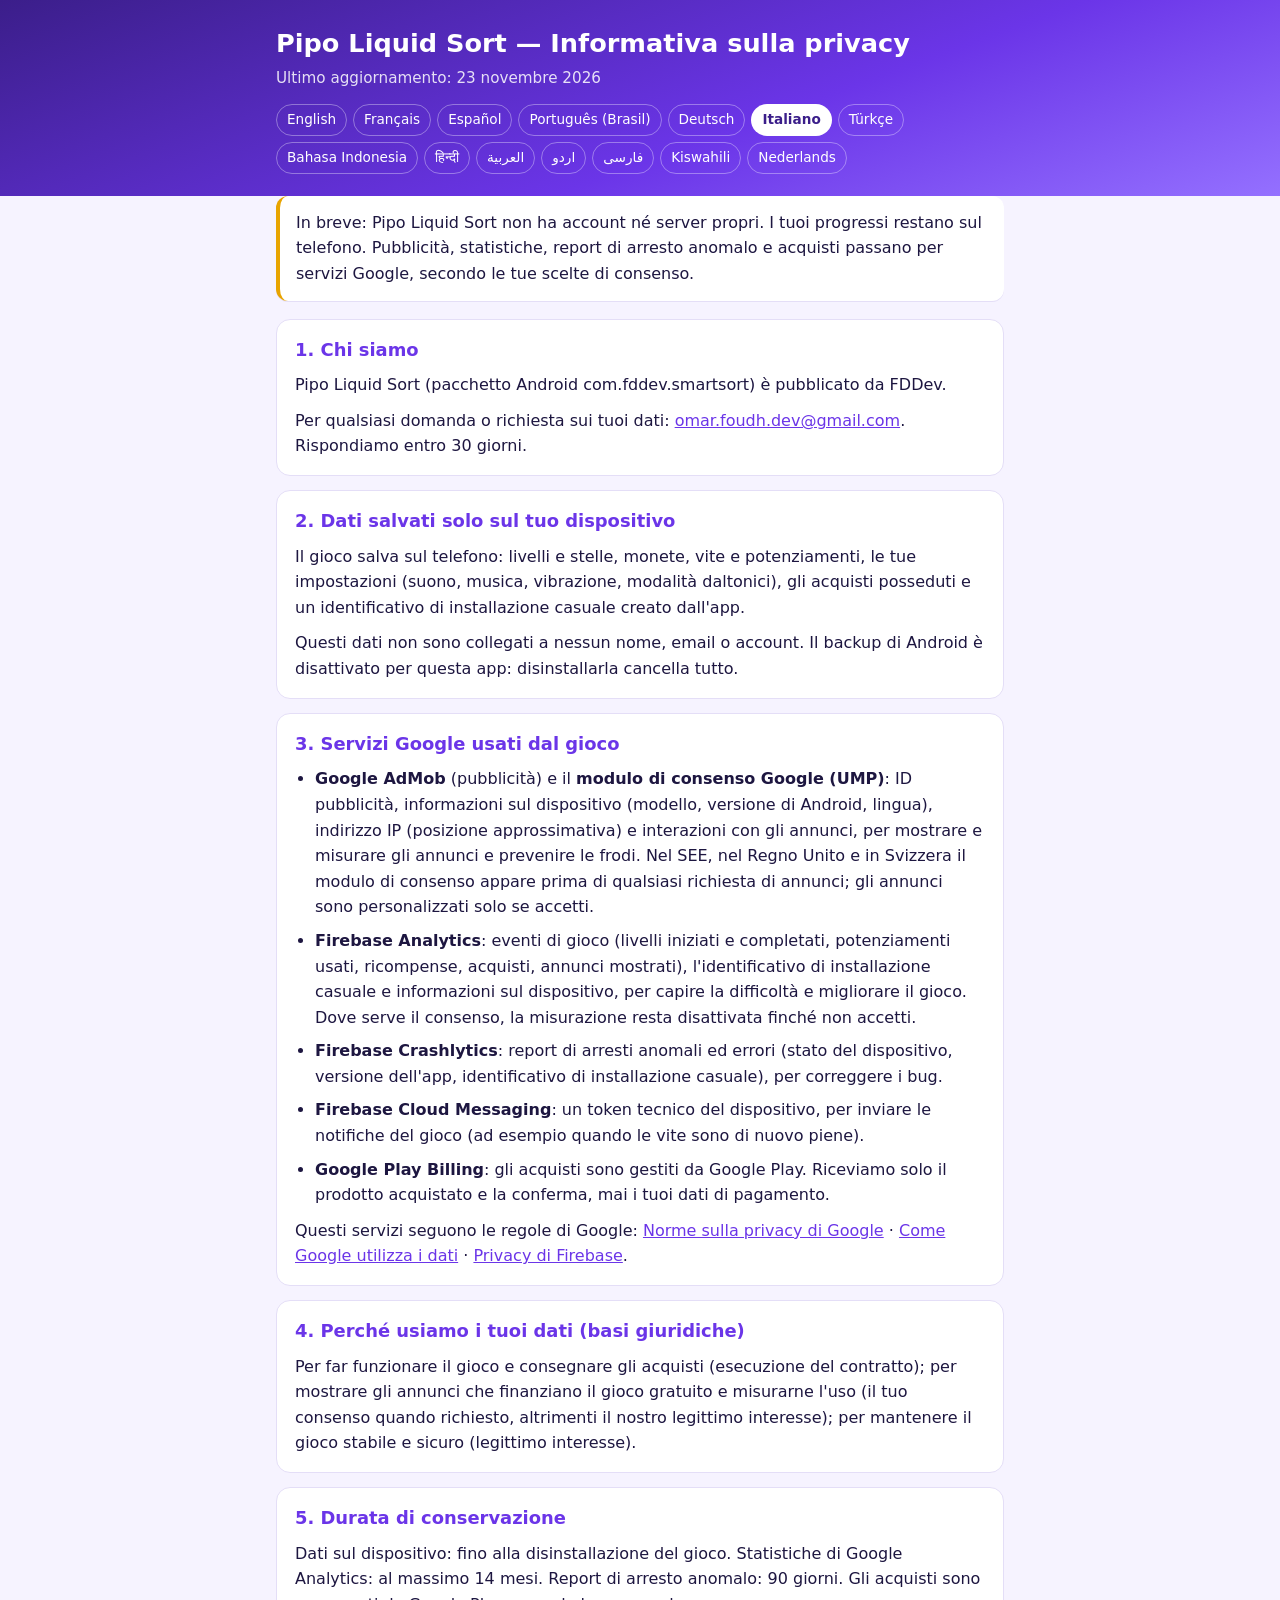
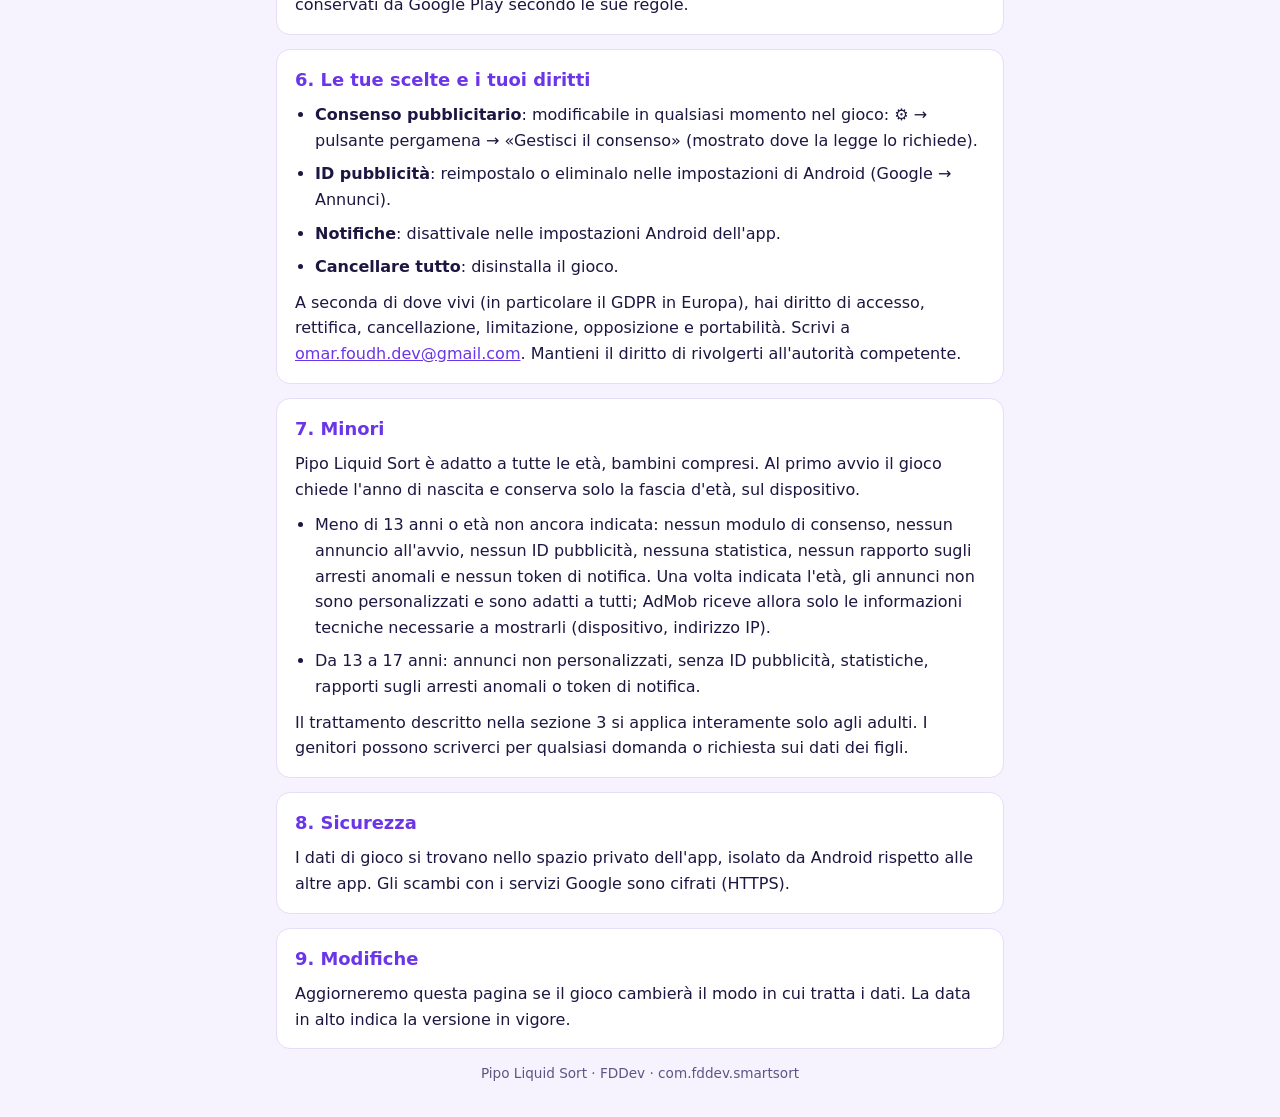
<file: it.html>
<!doctype html>
<html lang="it" dir="ltr">
<head><meta charset="utf-8"><meta name="viewport" content="width=device-width,initial-scale=1">
<title>Informativa sulla privacy — Pipo Liquid Sort</title><meta name="description" content="In breve: Pipo Liquid Sort non ha account né server propri. I tuoi progressi restano sul telefono. Pubblicità, statistiche, report di arresto anomalo e acquisti passano per servizi Google, secondo le tue scelte di consenso.">
<link rel="alternate" hreflang="en" href="en.html"><link rel="alternate" hreflang="fr" href="fr.html"><link rel="alternate" hreflang="es" href="es.html"><link rel="alternate" hreflang="pt" href="pt.html"><link rel="alternate" hreflang="de" href="de.html"><link rel="alternate" hreflang="it" href="it.html"><link rel="alternate" hreflang="tr" href="tr.html"><link rel="alternate" hreflang="id" href="id.html"><link rel="alternate" hreflang="hi" href="hi.html"><link rel="alternate" hreflang="ar" href="ar.html"><link rel="alternate" hreflang="ur" href="ur.html"><link rel="alternate" hreflang="fa" href="fa.html"><link rel="alternate" hreflang="sw" href="sw.html"><link rel="alternate" hreflang="nl" href="nl.html"><link rel="alternate" hreflang="x-default" href="en.html"><link rel="stylesheet" href="style.css"></head>
<body><header><div class="wrap"><h1>Pipo Liquid Sort — Informativa sulla privacy</h1><p>Ultimo aggiornamento: 23 novembre 2026</p><nav class="langs" aria-label="Language"><a href="en.html" hreflang="en" lang="en">English</a><a href="fr.html" hreflang="fr" lang="fr">Français</a><a href="es.html" hreflang="es" lang="es">Español</a><a href="pt.html" hreflang="pt" lang="pt">Português (Brasil)</a><a href="de.html" hreflang="de" lang="de">Deutsch</a><a href="it.html" hreflang="it" lang="it" aria-current="page">Italiano</a><a href="tr.html" hreflang="tr" lang="tr">Türkçe</a><a href="id.html" hreflang="id" lang="id">Bahasa Indonesia</a><a href="hi.html" hreflang="hi" lang="hi">हिन्दी</a><a href="ar.html" hreflang="ar" lang="ar">العربية</a><a href="ur.html" hreflang="ur" lang="ur">اردو</a><a href="fa.html" hreflang="fa" lang="fa">فارسی</a><a href="sw.html" hreflang="sw" lang="sw">Kiswahili</a><a href="nl.html" hreflang="nl" lang="nl">Nederlands</a></nav></div></header>
<main class="wrap"><p class="tldr">In breve: Pipo Liquid Sort non ha account né server propri. I tuoi progressi restano sul telefono. Pubblicità, statistiche, report di arresto anomalo e acquisti passano per servizi Google, secondo le tue scelte di consenso.</p><section><h2>1. Chi siamo</h2><p>Pipo Liquid Sort (pacchetto Android com.fddev.smartsort) è pubblicato da FDDev.</p><p>Per qualsiasi domanda o richiesta sui tuoi dati: <a href="mailto:omar.foudh.dev@gmail.com">omar.foudh.dev@gmail.com</a>. Rispondiamo entro 30 giorni.</p></section><section><h2>2. Dati salvati solo sul tuo dispositivo</h2><p>Il gioco salva sul telefono: livelli e stelle, monete, vite e potenziamenti, le tue impostazioni (suono, musica, vibrazione, modalità daltonici), gli acquisti posseduti e un identificativo di installazione casuale creato dall'app.</p><p>Questi dati non sono collegati a nessun nome, email o account. Il backup di Android è disattivato per questa app: disinstallarla cancella tutto.</p></section><section><h2>3. Servizi Google usati dal gioco</h2><ul><li><b>Google AdMob</b> (pubblicità) e il <b>modulo di consenso Google (UMP)</b>: ID pubblicità, informazioni sul dispositivo (modello, versione di Android, lingua), indirizzo IP (posizione approssimativa) e interazioni con gli annunci, per mostrare e misurare gli annunci e prevenire le frodi. Nel SEE, nel Regno Unito e in Svizzera il modulo di consenso appare prima di qualsiasi richiesta di annunci; gli annunci sono personalizzati solo se accetti.</li><li><b>Firebase Analytics</b>: eventi di gioco (livelli iniziati e completati, potenziamenti usati, ricompense, acquisti, annunci mostrati), l'identificativo di installazione casuale e informazioni sul dispositivo, per capire la difficoltà e migliorare il gioco. Dove serve il consenso, la misurazione resta disattivata finché non accetti.</li><li><b>Firebase Crashlytics</b>: report di arresti anomali ed errori (stato del dispositivo, versione dell'app, identificativo di installazione casuale), per correggere i bug.</li><li><b>Firebase Cloud Messaging</b>: un token tecnico del dispositivo, per inviare le notifiche del gioco (ad esempio quando le vite sono di nuovo piene).</li><li><b>Google Play Billing</b>: gli acquisti sono gestiti da Google Play. Riceviamo solo il prodotto acquistato e la conferma, mai i tuoi dati di pagamento.</li></ul><p>Questi servizi seguono le regole di Google: <a href="https://policies.google.com/privacy">Norme sulla privacy di Google</a> · <a href="https://policies.google.com/technologies/partner-sites">Come Google utilizza i dati</a> · <a href="https://firebase.google.com/support/privacy">Privacy di Firebase</a>.</p></section><section><h2>4. Perché usiamo i tuoi dati (basi giuridiche)</h2><p>Per far funzionare il gioco e consegnare gli acquisti (esecuzione del contratto); per mostrare gli annunci che finanziano il gioco gratuito e misurarne l'uso (il tuo consenso quando richiesto, altrimenti il nostro legittimo interesse); per mantenere il gioco stabile e sicuro (legittimo interesse).</p></section><section><h2>5. Durata di conservazione</h2><p>Dati sul dispositivo: fino alla disinstallazione del gioco. Statistiche di Google Analytics: al massimo 14 mesi. Report di arresto anomalo: 90 giorni. Gli acquisti sono conservati da Google Play secondo le sue regole.</p></section><section><h2>6. Le tue scelte e i tuoi diritti</h2><ul><li><b>Consenso pubblicitario</b>: modificabile in qualsiasi momento nel gioco: ⚙ → pulsante pergamena → «Gestisci il consenso» (mostrato dove la legge lo richiede).</li><li><b>ID pubblicità</b>: reimpostalo o eliminalo nelle impostazioni di Android (Google → Annunci).</li><li><b>Notifiche</b>: disattivale nelle impostazioni Android dell'app.</li><li><b>Cancellare tutto</b>: disinstalla il gioco.</li></ul><p>A seconda di dove vivi (in particolare il GDPR in Europa), hai diritto di accesso, rettifica, cancellazione, limitazione, opposizione e portabilità. Scrivi a <a href="mailto:omar.foudh.dev@gmail.com">omar.foudh.dev@gmail.com</a>. Mantieni il diritto di rivolgerti all'autorità competente.</p></section><section><h2>7. Minori</h2><p>Pipo Liquid Sort è adatto a tutte le età, bambini compresi. Al primo avvio il gioco chiede l'anno di nascita e conserva solo la fascia d'età, sul dispositivo.</p><ul><li>Meno di 13 anni o età non ancora indicata: nessun modulo di consenso, nessun annuncio all'avvio, nessun ID pubblicità, nessuna statistica, nessun rapporto sugli arresti anomali e nessun token di notifica. Una volta indicata l'età, gli annunci non sono personalizzati e sono adatti a tutti; AdMob riceve allora solo le informazioni tecniche necessarie a mostrarli (dispositivo, indirizzo IP).</li><li>Da 13 a 17 anni: annunci non personalizzati, senza ID pubblicità, statistiche, rapporti sugli arresti anomali o token di notifica.</li></ul><p>Il trattamento descritto nella sezione 3 si applica interamente solo agli adulti. I genitori possono scriverci per qualsiasi domanda o richiesta sui dati dei figli.</p></section><section><h2>8. Sicurezza</h2><p>I dati di gioco si trovano nello spazio privato dell'app, isolato da Android rispetto alle altre app. Gli scambi con i servizi Google sono cifrati (HTTPS).</p></section><section><h2>9. Modifiche</h2><p>Aggiorneremo questa pagina se il gioco cambierà il modo in cui tratta i dati. La data in alto indica la versione in vigore.</p></section></main>
<footer>Pipo Liquid Sort · FDDev · com.fddev.smartsort</footer></body></html>
</file>
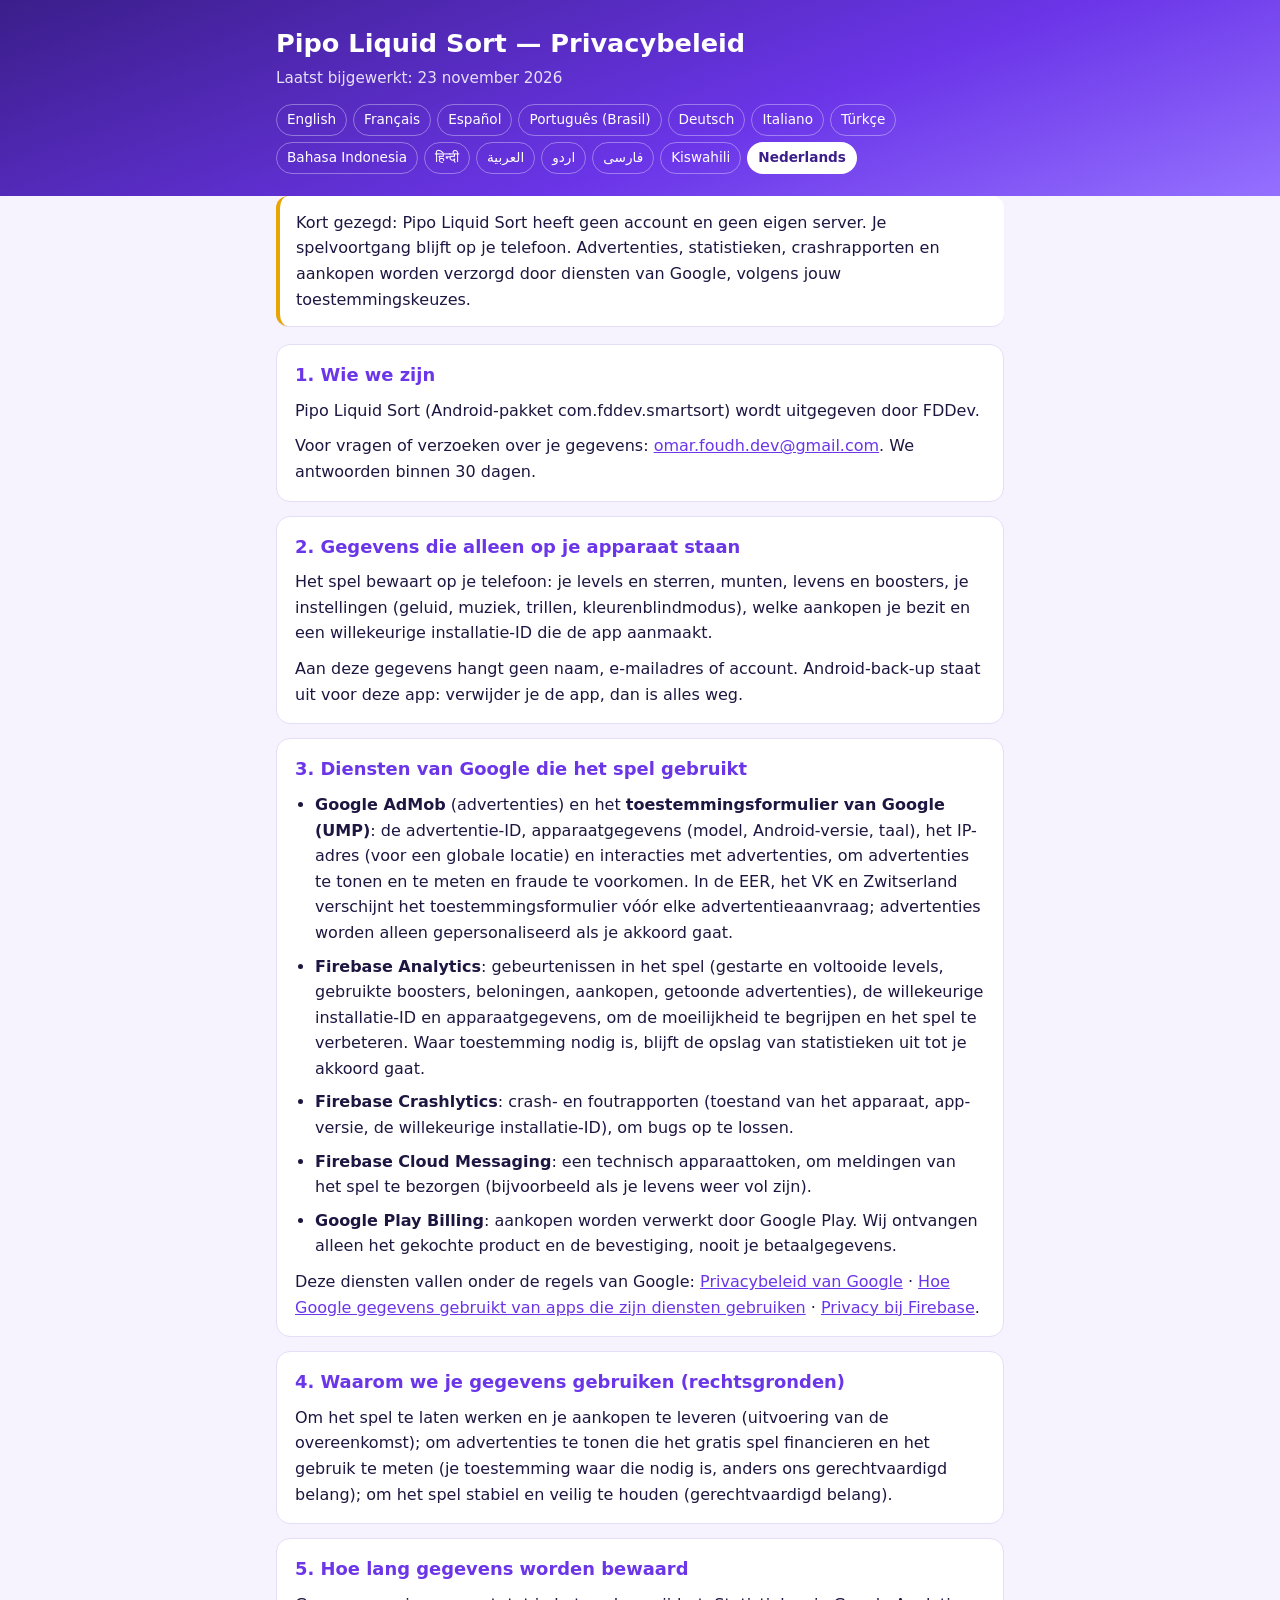
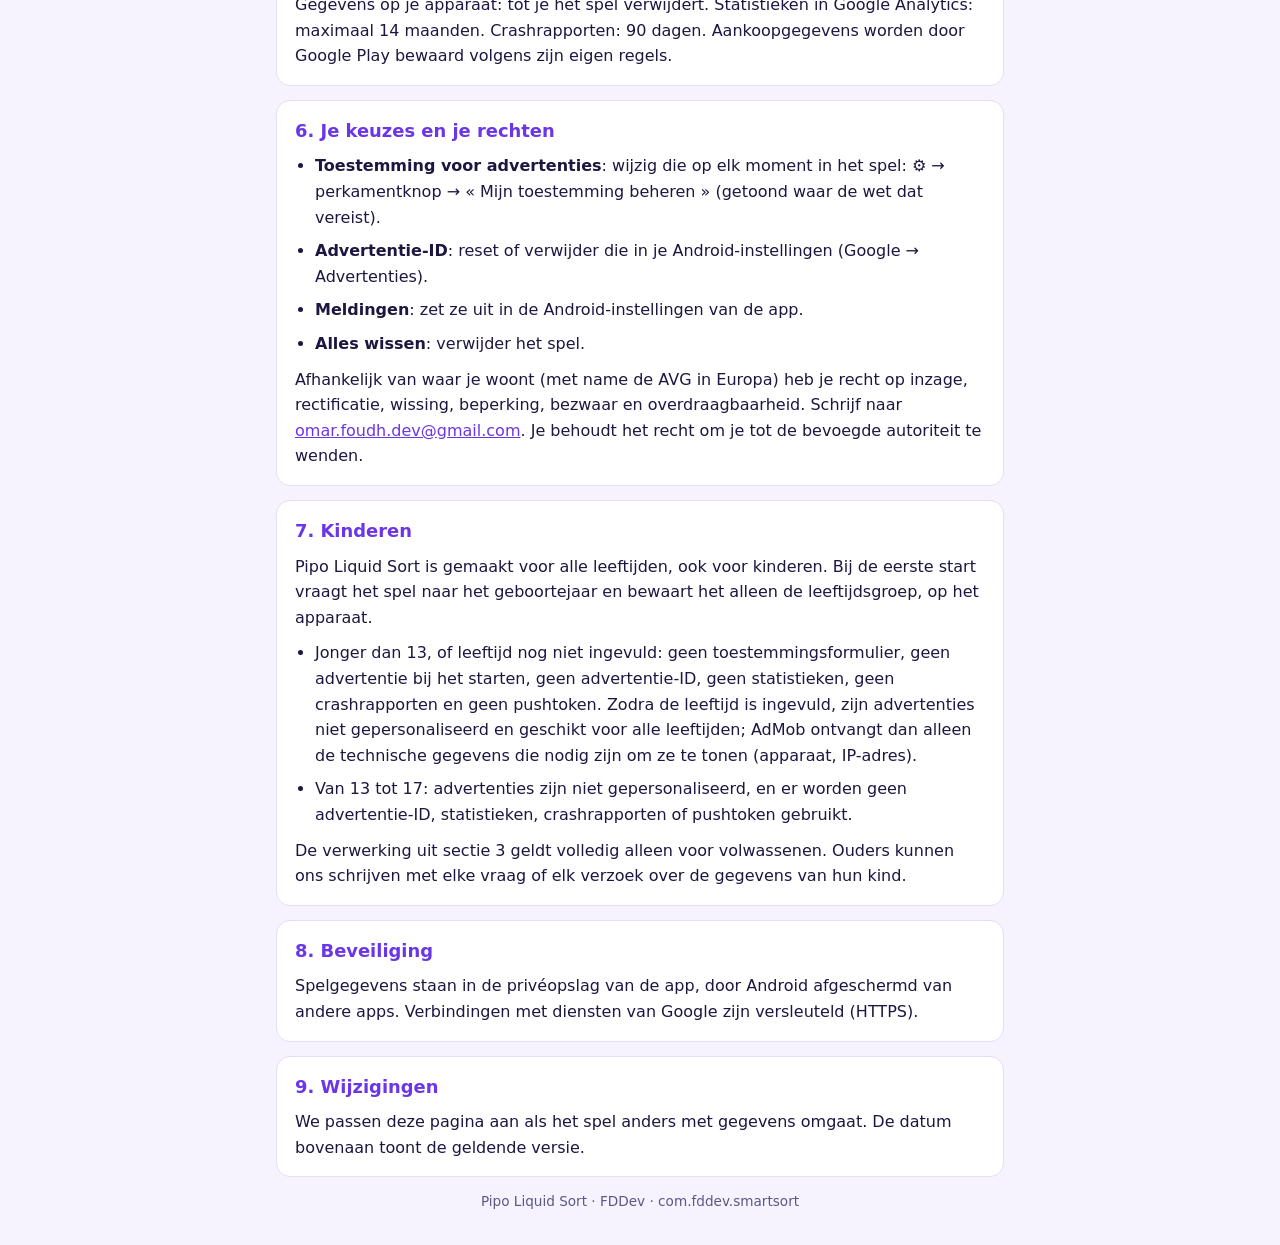
<file: nl.html>
<!doctype html>
<html lang="nl" dir="ltr">
<head><meta charset="utf-8"><meta name="viewport" content="width=device-width,initial-scale=1">
<title>Privacybeleid — Pipo Liquid Sort</title><meta name="description" content="Kort gezegd: Pipo Liquid Sort heeft geen account en geen eigen server. Je spelvoortgang blijft op je telefoon. Advertenties, statistieken, crashrapporten en aankopen worden verzorgd door diensten van Google, volgens jouw toestemmingskeuzes.">
<link rel="alternate" hreflang="en" href="en.html"><link rel="alternate" hreflang="fr" href="fr.html"><link rel="alternate" hreflang="es" href="es.html"><link rel="alternate" hreflang="pt" href="pt.html"><link rel="alternate" hreflang="de" href="de.html"><link rel="alternate" hreflang="it" href="it.html"><link rel="alternate" hreflang="tr" href="tr.html"><link rel="alternate" hreflang="id" href="id.html"><link rel="alternate" hreflang="hi" href="hi.html"><link rel="alternate" hreflang="ar" href="ar.html"><link rel="alternate" hreflang="ur" href="ur.html"><link rel="alternate" hreflang="fa" href="fa.html"><link rel="alternate" hreflang="sw" href="sw.html"><link rel="alternate" hreflang="nl" href="nl.html"><link rel="alternate" hreflang="x-default" href="en.html"><link rel="stylesheet" href="style.css"></head>
<body><header><div class="wrap"><h1>Pipo Liquid Sort — Privacybeleid</h1><p>Laatst bijgewerkt: 23 november 2026</p><nav class="langs" aria-label="Language"><a href="en.html" hreflang="en" lang="en">English</a><a href="fr.html" hreflang="fr" lang="fr">Français</a><a href="es.html" hreflang="es" lang="es">Español</a><a href="pt.html" hreflang="pt" lang="pt">Português (Brasil)</a><a href="de.html" hreflang="de" lang="de">Deutsch</a><a href="it.html" hreflang="it" lang="it">Italiano</a><a href="tr.html" hreflang="tr" lang="tr">Türkçe</a><a href="id.html" hreflang="id" lang="id">Bahasa Indonesia</a><a href="hi.html" hreflang="hi" lang="hi">हिन्दी</a><a href="ar.html" hreflang="ar" lang="ar">العربية</a><a href="ur.html" hreflang="ur" lang="ur">اردو</a><a href="fa.html" hreflang="fa" lang="fa">فارسی</a><a href="sw.html" hreflang="sw" lang="sw">Kiswahili</a><a href="nl.html" hreflang="nl" lang="nl" aria-current="page">Nederlands</a></nav></div></header>
<main class="wrap"><p class="tldr">Kort gezegd: Pipo Liquid Sort heeft geen account en geen eigen server. Je spelvoortgang blijft op je telefoon. Advertenties, statistieken, crashrapporten en aankopen worden verzorgd door diensten van Google, volgens jouw toestemmingskeuzes.</p><section><h2>1. Wie we zijn</h2><p>Pipo Liquid Sort (Android-pakket com.fddev.smartsort) wordt uitgegeven door FDDev.</p><p>Voor vragen of verzoeken over je gegevens: <a href="mailto:omar.foudh.dev@gmail.com">omar.foudh.dev@gmail.com</a>. We antwoorden binnen 30 dagen.</p></section><section><h2>2. Gegevens die alleen op je apparaat staan</h2><p>Het spel bewaart op je telefoon: je levels en sterren, munten, levens en boosters, je instellingen (geluid, muziek, trillen, kleurenblindmodus), welke aankopen je bezit en een willekeurige installatie-ID die de app aanmaakt.</p><p>Aan deze gegevens hangt geen naam, e-mailadres of account. Android-back-up staat uit voor deze app: verwijder je de app, dan is alles weg.</p></section><section><h2>3. Diensten van Google die het spel gebruikt</h2><ul><li><b>Google AdMob</b> (advertenties) en het <b>toestemmingsformulier van Google (UMP)</b>: de advertentie-ID, apparaatgegevens (model, Android-versie, taal), het IP-adres (voor een globale locatie) en interacties met advertenties, om advertenties te tonen en te meten en fraude te voorkomen. In de EER, het VK en Zwitserland verschijnt het toestemmingsformulier vóór elke advertentieaanvraag; advertenties worden alleen gepersonaliseerd als je akkoord gaat.</li><li><b>Firebase Analytics</b>: gebeurtenissen in het spel (gestarte en voltooide levels, gebruikte boosters, beloningen, aankopen, getoonde advertenties), de willekeurige installatie-ID en apparaatgegevens, om de moeilijkheid te begrijpen en het spel te verbeteren. Waar toestemming nodig is, blijft de opslag van statistieken uit tot je akkoord gaat.</li><li><b>Firebase Crashlytics</b>: crash- en foutrapporten (toestand van het apparaat, app-versie, de willekeurige installatie-ID), om bugs op te lossen.</li><li><b>Firebase Cloud Messaging</b>: een technisch apparaattoken, om meldingen van het spel te bezorgen (bijvoorbeeld als je levens weer vol zijn).</li><li><b>Google Play Billing</b>: aankopen worden verwerkt door Google Play. Wij ontvangen alleen het gekochte product en de bevestiging, nooit je betaalgegevens.</li></ul><p>Deze diensten vallen onder de regels van Google: <a href="https://policies.google.com/privacy">Privacybeleid van Google</a> · <a href="https://policies.google.com/technologies/partner-sites">Hoe Google gegevens gebruikt van apps die zijn diensten gebruiken</a> · <a href="https://firebase.google.com/support/privacy">Privacy bij Firebase</a>.</p></section><section><h2>4. Waarom we je gegevens gebruiken (rechtsgronden)</h2><p>Om het spel te laten werken en je aankopen te leveren (uitvoering van de overeenkomst); om advertenties te tonen die het gratis spel financieren en het gebruik te meten (je toestemming waar die nodig is, anders ons gerechtvaardigd belang); om het spel stabiel en veilig te houden (gerechtvaardigd belang).</p></section><section><h2>5. Hoe lang gegevens worden bewaard</h2><p>Gegevens op je apparaat: tot je het spel verwijdert. Statistieken in Google Analytics: maximaal 14 maanden. Crashrapporten: 90 dagen. Aankoopgegevens worden door Google Play bewaard volgens zijn eigen regels.</p></section><section><h2>6. Je keuzes en je rechten</h2><ul><li><b>Toestemming voor advertenties</b>: wijzig die op elk moment in het spel: ⚙ → perkamentknop → « Mijn toestemming beheren » (getoond waar de wet dat vereist).</li><li><b>Advertentie-ID</b>: reset of verwijder die in je Android-instellingen (Google → Advertenties).</li><li><b>Meldingen</b>: zet ze uit in de Android-instellingen van de app.</li><li><b>Alles wissen</b>: verwijder het spel.</li></ul><p>Afhankelijk van waar je woont (met name de AVG in Europa) heb je recht op inzage, rectificatie, wissing, beperking, bezwaar en overdraagbaarheid. Schrijf naar <a href="mailto:omar.foudh.dev@gmail.com">omar.foudh.dev@gmail.com</a>. Je behoudt het recht om je tot de bevoegde autoriteit te wenden.</p></section><section><h2>7. Kinderen</h2><p>Pipo Liquid Sort is gemaakt voor alle leeftijden, ook voor kinderen. Bij de eerste start vraagt het spel naar het geboortejaar en bewaart het alleen de leeftijdsgroep, op het apparaat.</p><ul><li>Jonger dan 13, of leeftijd nog niet ingevuld: geen toestemmingsformulier, geen advertentie bij het starten, geen advertentie-ID, geen statistieken, geen crashrapporten en geen pushtoken. Zodra de leeftijd is ingevuld, zijn advertenties niet gepersonaliseerd en geschikt voor alle leeftijden; AdMob ontvangt dan alleen de technische gegevens die nodig zijn om ze te tonen (apparaat, IP-adres).</li><li>Van 13 tot 17: advertenties zijn niet gepersonaliseerd, en er worden geen advertentie-ID, statistieken, crashrapporten of pushtoken gebruikt.</li></ul><p>De verwerking uit sectie 3 geldt volledig alleen voor volwassenen. Ouders kunnen ons schrijven met elke vraag of elk verzoek over de gegevens van hun kind.</p></section><section><h2>8. Beveiliging</h2><p>Spelgegevens staan in de privéopslag van de app, door Android afgeschermd van andere apps. Verbindingen met diensten van Google zijn versleuteld (HTTPS).</p></section><section><h2>9. Wijzigingen</h2><p>We passen deze pagina aan als het spel anders met gegevens omgaat. De datum bovenaan toont de geldende versie.</p></section></main>
<footer>Pipo Liquid Sort · FDDev · com.fddev.smartsort</footer></body></html>
</file>
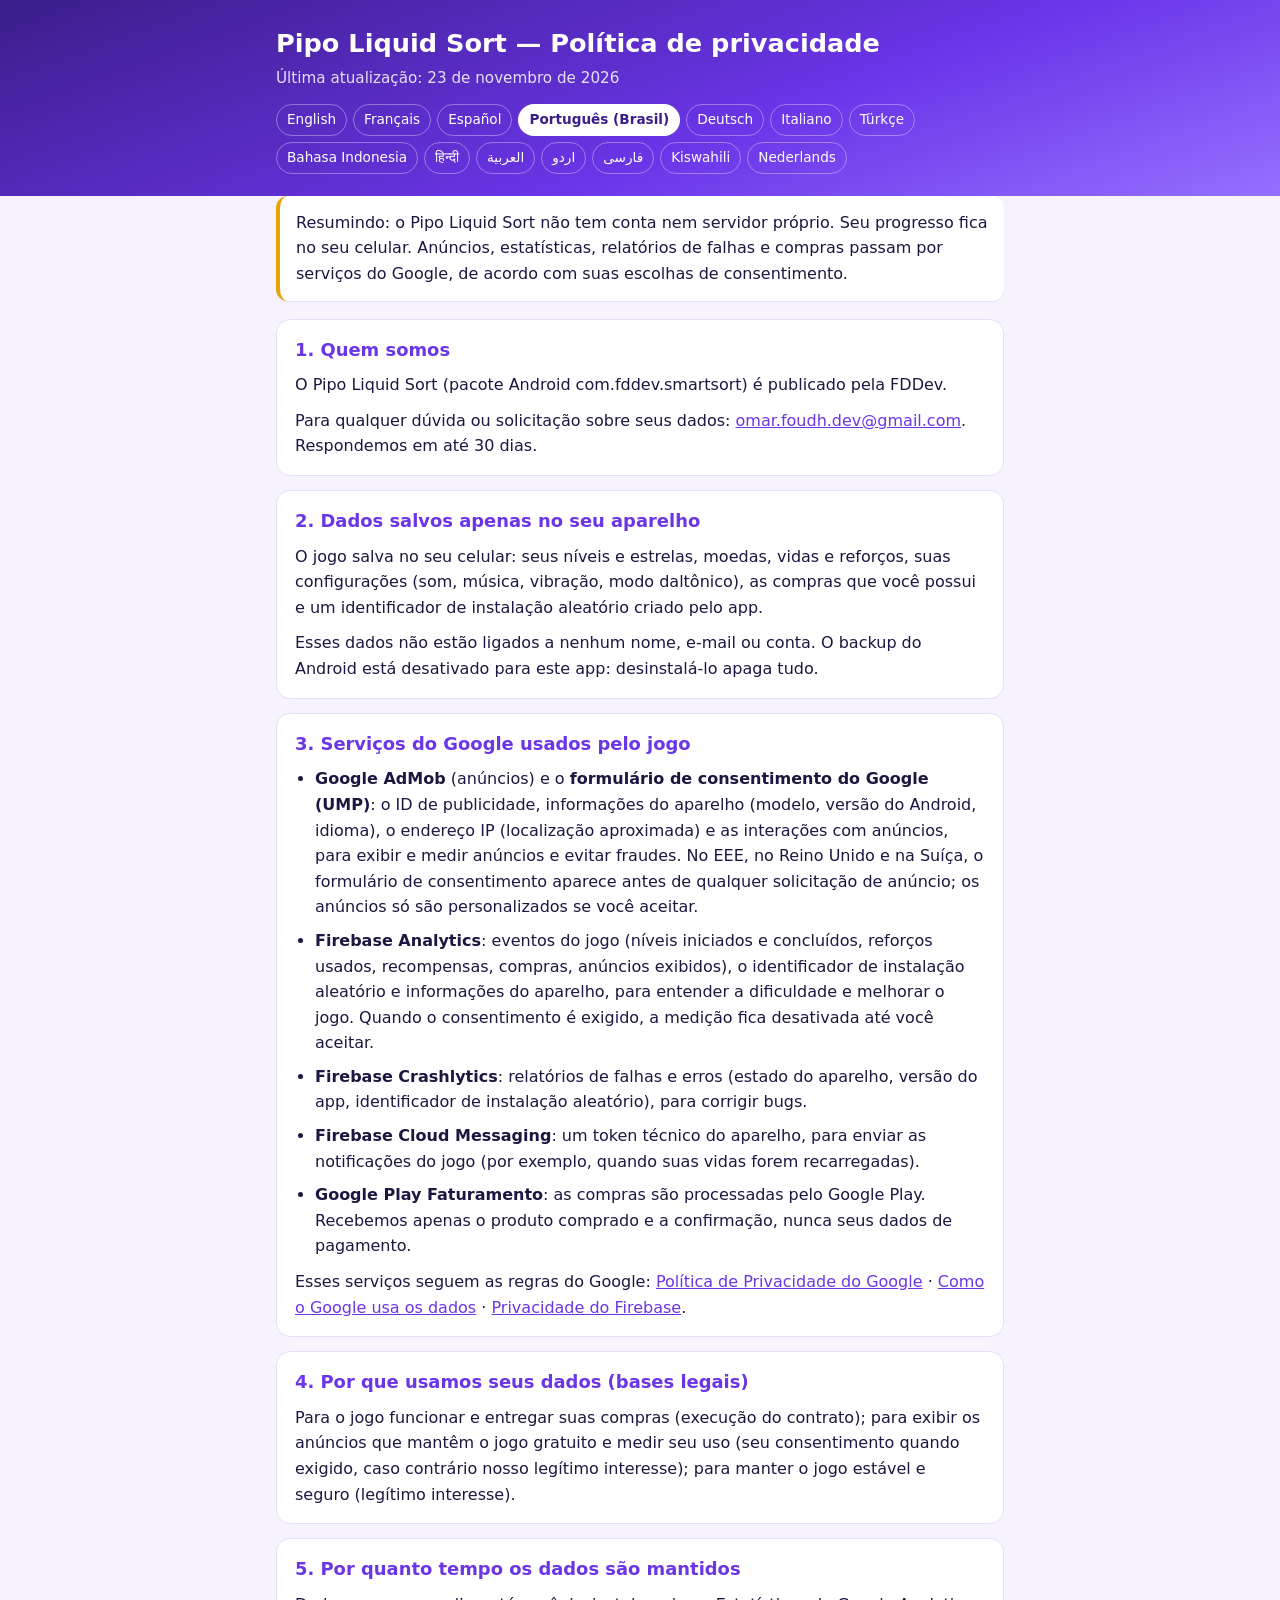
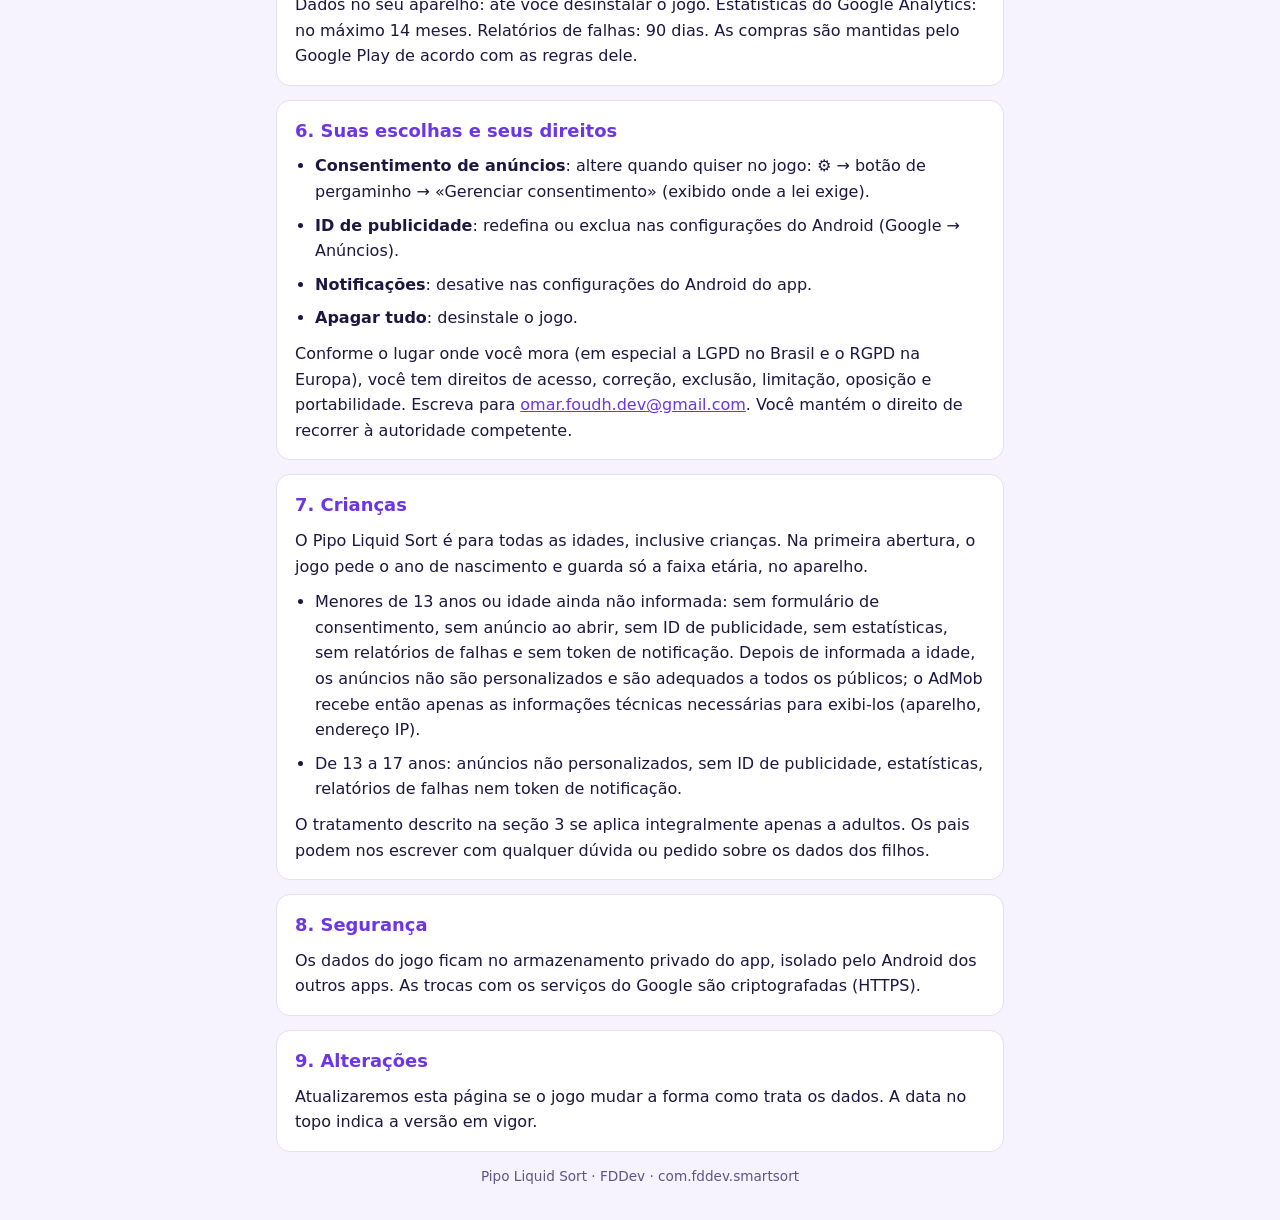
<file: pt.html>
<!doctype html>
<html lang="pt" dir="ltr">
<head><meta charset="utf-8"><meta name="viewport" content="width=device-width,initial-scale=1">
<title>Política de privacidade — Pipo Liquid Sort</title><meta name="description" content="Resumindo: o Pipo Liquid Sort não tem conta nem servidor próprio. Seu progresso fica no seu celular. Anúncios, estatísticas, relatórios de falhas e compras passam por serviços do Google, de acordo com suas escolhas de consentimento.">
<link rel="alternate" hreflang="en" href="en.html"><link rel="alternate" hreflang="fr" href="fr.html"><link rel="alternate" hreflang="es" href="es.html"><link rel="alternate" hreflang="pt" href="pt.html"><link rel="alternate" hreflang="de" href="de.html"><link rel="alternate" hreflang="it" href="it.html"><link rel="alternate" hreflang="tr" href="tr.html"><link rel="alternate" hreflang="id" href="id.html"><link rel="alternate" hreflang="hi" href="hi.html"><link rel="alternate" hreflang="ar" href="ar.html"><link rel="alternate" hreflang="ur" href="ur.html"><link rel="alternate" hreflang="fa" href="fa.html"><link rel="alternate" hreflang="sw" href="sw.html"><link rel="alternate" hreflang="nl" href="nl.html"><link rel="alternate" hreflang="x-default" href="en.html"><link rel="stylesheet" href="style.css"></head>
<body><header><div class="wrap"><h1>Pipo Liquid Sort — Política de privacidade</h1><p>Última atualização: 23 de novembro de 2026</p><nav class="langs" aria-label="Language"><a href="en.html" hreflang="en" lang="en">English</a><a href="fr.html" hreflang="fr" lang="fr">Français</a><a href="es.html" hreflang="es" lang="es">Español</a><a href="pt.html" hreflang="pt" lang="pt" aria-current="page">Português (Brasil)</a><a href="de.html" hreflang="de" lang="de">Deutsch</a><a href="it.html" hreflang="it" lang="it">Italiano</a><a href="tr.html" hreflang="tr" lang="tr">Türkçe</a><a href="id.html" hreflang="id" lang="id">Bahasa Indonesia</a><a href="hi.html" hreflang="hi" lang="hi">हिन्दी</a><a href="ar.html" hreflang="ar" lang="ar">العربية</a><a href="ur.html" hreflang="ur" lang="ur">اردو</a><a href="fa.html" hreflang="fa" lang="fa">فارسی</a><a href="sw.html" hreflang="sw" lang="sw">Kiswahili</a><a href="nl.html" hreflang="nl" lang="nl">Nederlands</a></nav></div></header>
<main class="wrap"><p class="tldr">Resumindo: o Pipo Liquid Sort não tem conta nem servidor próprio. Seu progresso fica no seu celular. Anúncios, estatísticas, relatórios de falhas e compras passam por serviços do Google, de acordo com suas escolhas de consentimento.</p><section><h2>1. Quem somos</h2><p>O Pipo Liquid Sort (pacote Android com.fddev.smartsort) é publicado pela FDDev.</p><p>Para qualquer dúvida ou solicitação sobre seus dados: <a href="mailto:omar.foudh.dev@gmail.com">omar.foudh.dev@gmail.com</a>. Respondemos em até 30 dias.</p></section><section><h2>2. Dados salvos apenas no seu aparelho</h2><p>O jogo salva no seu celular: seus níveis e estrelas, moedas, vidas e reforços, suas configurações (som, música, vibração, modo daltônico), as compras que você possui e um identificador de instalação aleatório criado pelo app.</p><p>Esses dados não estão ligados a nenhum nome, e-mail ou conta. O backup do Android está desativado para este app: desinstalá-lo apaga tudo.</p></section><section><h2>3. Serviços do Google usados pelo jogo</h2><ul><li><b>Google AdMob</b> (anúncios) e o <b>formulário de consentimento do Google (UMP)</b>: o ID de publicidade, informações do aparelho (modelo, versão do Android, idioma), o endereço IP (localização aproximada) e as interações com anúncios, para exibir e medir anúncios e evitar fraudes. No EEE, no Reino Unido e na Suíça, o formulário de consentimento aparece antes de qualquer solicitação de anúncio; os anúncios só são personalizados se você aceitar.</li><li><b>Firebase Analytics</b>: eventos do jogo (níveis iniciados e concluídos, reforços usados, recompensas, compras, anúncios exibidos), o identificador de instalação aleatório e informações do aparelho, para entender a dificuldade e melhorar o jogo. Quando o consentimento é exigido, a medição fica desativada até você aceitar.</li><li><b>Firebase Crashlytics</b>: relatórios de falhas e erros (estado do aparelho, versão do app, identificador de instalação aleatório), para corrigir bugs.</li><li><b>Firebase Cloud Messaging</b>: um token técnico do aparelho, para enviar as notificações do jogo (por exemplo, quando suas vidas forem recarregadas).</li><li><b>Google Play Faturamento</b>: as compras são processadas pelo Google Play. Recebemos apenas o produto comprado e a confirmação, nunca seus dados de pagamento.</li></ul><p>Esses serviços seguem as regras do Google: <a href="https://policies.google.com/privacy">Política de Privacidade do Google</a> · <a href="https://policies.google.com/technologies/partner-sites">Como o Google usa os dados</a> · <a href="https://firebase.google.com/support/privacy">Privacidade do Firebase</a>.</p></section><section><h2>4. Por que usamos seus dados (bases legais)</h2><p>Para o jogo funcionar e entregar suas compras (execução do contrato); para exibir os anúncios que mantêm o jogo gratuito e medir seu uso (seu consentimento quando exigido, caso contrário nosso legítimo interesse); para manter o jogo estável e seguro (legítimo interesse).</p></section><section><h2>5. Por quanto tempo os dados são mantidos</h2><p>Dados no seu aparelho: até você desinstalar o jogo. Estatísticas do Google Analytics: no máximo 14 meses. Relatórios de falhas: 90 dias. As compras são mantidas pelo Google Play de acordo com as regras dele.</p></section><section><h2>6. Suas escolhas e seus direitos</h2><ul><li><b>Consentimento de anúncios</b>: altere quando quiser no jogo: ⚙ → botão de pergaminho → «Gerenciar consentimento» (exibido onde a lei exige).</li><li><b>ID de publicidade</b>: redefina ou exclua nas configurações do Android (Google → Anúncios).</li><li><b>Notificações</b>: desative nas configurações do Android do app.</li><li><b>Apagar tudo</b>: desinstale o jogo.</li></ul><p>Conforme o lugar onde você mora (em especial a LGPD no Brasil e o RGPD na Europa), você tem direitos de acesso, correção, exclusão, limitação, oposição e portabilidade. Escreva para <a href="mailto:omar.foudh.dev@gmail.com">omar.foudh.dev@gmail.com</a>. Você mantém o direito de recorrer à autoridade competente.</p></section><section><h2>7. Crianças</h2><p>O Pipo Liquid Sort é para todas as idades, inclusive crianças. Na primeira abertura, o jogo pede o ano de nascimento e guarda só a faixa etária, no aparelho.</p><ul><li>Menores de 13 anos ou idade ainda não informada: sem formulário de consentimento, sem anúncio ao abrir, sem ID de publicidade, sem estatísticas, sem relatórios de falhas e sem token de notificação. Depois de informada a idade, os anúncios não são personalizados e são adequados a todos os públicos; o AdMob recebe então apenas as informações técnicas necessárias para exibi-los (aparelho, endereço IP).</li><li>De 13 a 17 anos: anúncios não personalizados, sem ID de publicidade, estatísticas, relatórios de falhas nem token de notificação.</li></ul><p>O tratamento descrito na seção 3 se aplica integralmente apenas a adultos. Os pais podem nos escrever com qualquer dúvida ou pedido sobre os dados dos filhos.</p></section><section><h2>8. Segurança</h2><p>Os dados do jogo ficam no armazenamento privado do app, isolado pelo Android dos outros apps. As trocas com os serviços do Google são criptografadas (HTTPS).</p></section><section><h2>9. Alterações</h2><p>Atualizaremos esta página se o jogo mudar a forma como trata os dados. A data no topo indica a versão em vigor.</p></section></main>
<footer>Pipo Liquid Sort · FDDev · com.fddev.smartsort</footer></body></html>
</file>
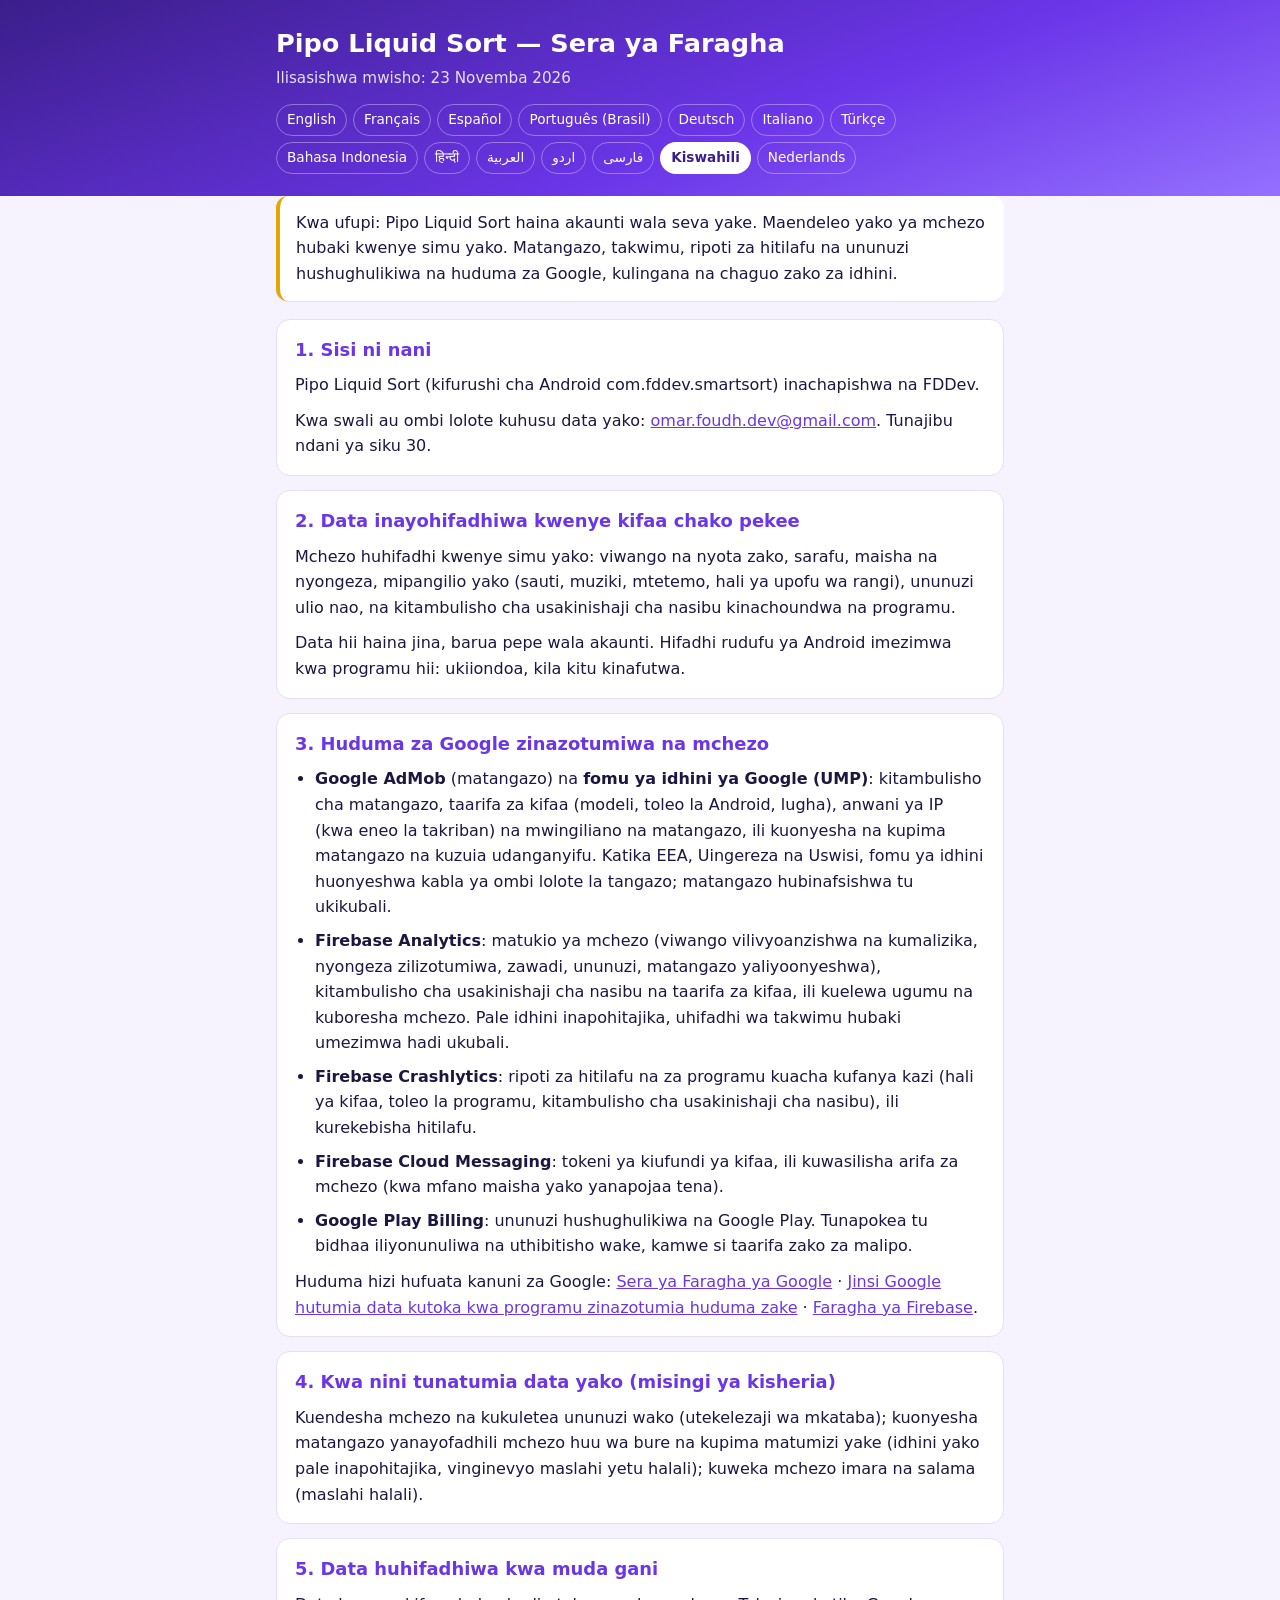
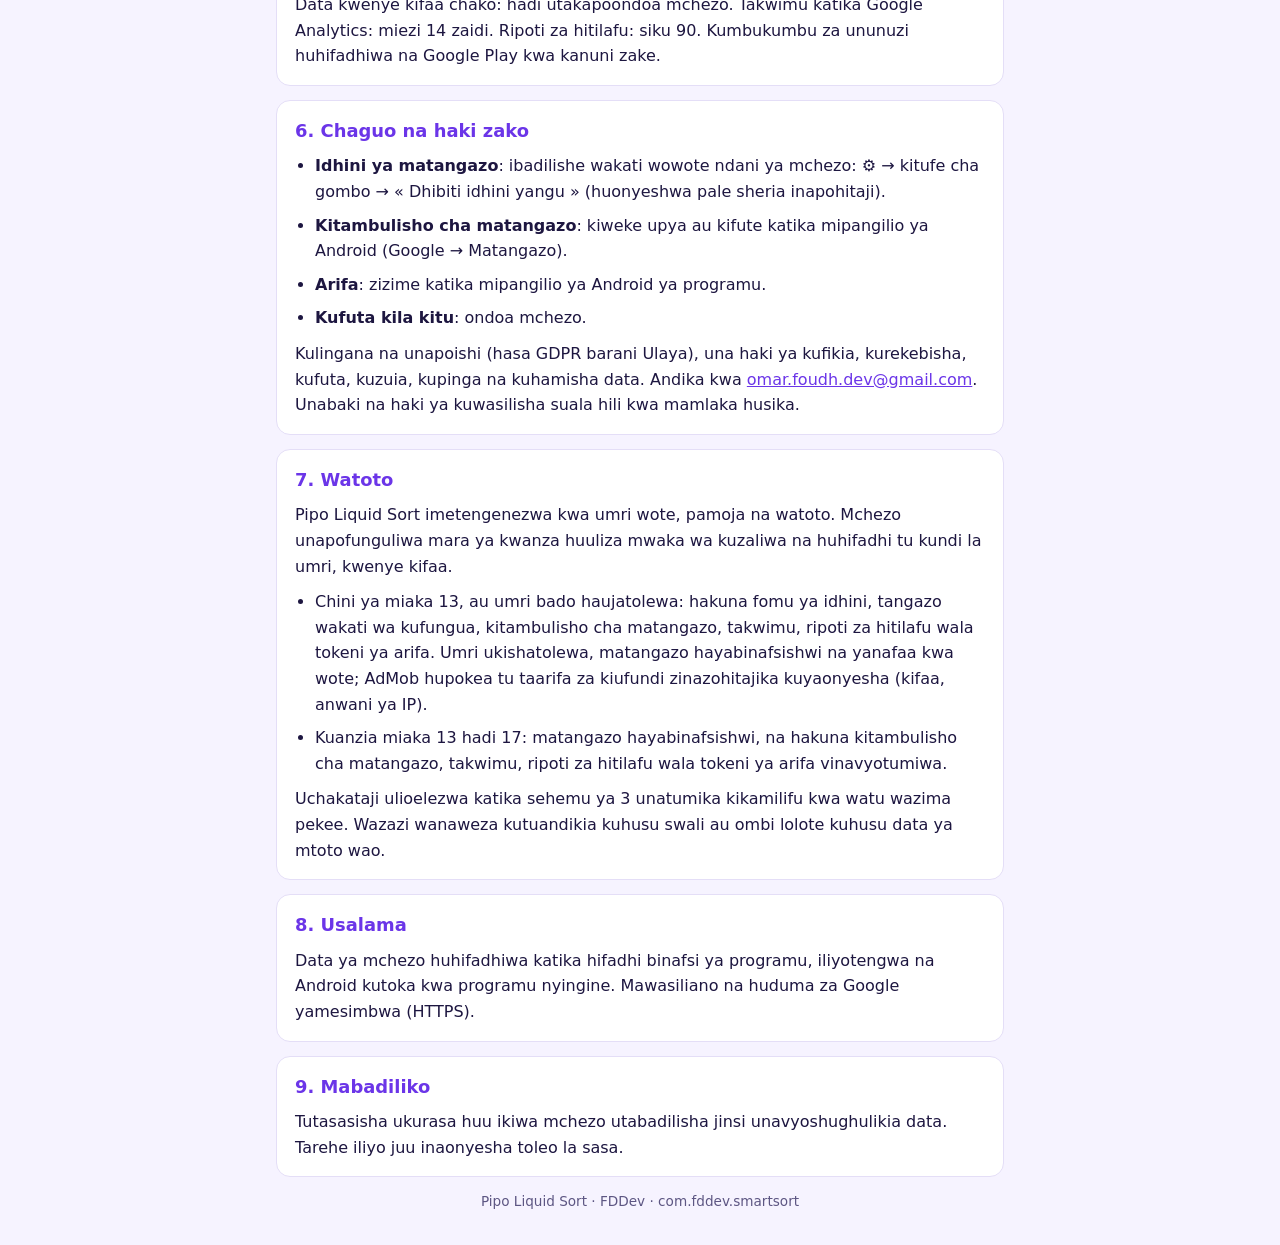
<file: sw.html>
<!doctype html>
<html lang="sw" dir="ltr">
<head><meta charset="utf-8"><meta name="viewport" content="width=device-width,initial-scale=1">
<title>Sera ya Faragha — Pipo Liquid Sort</title><meta name="description" content="Kwa ufupi: Pipo Liquid Sort haina akaunti wala seva yake. Maendeleo yako ya mchezo hubaki kwenye simu yako. Matangazo, takwimu, ripoti za hitilafu na ununuzi hushughulikiwa na huduma za Google, kulingana na chaguo zako za idhini.">
<link rel="alternate" hreflang="en" href="en.html"><link rel="alternate" hreflang="fr" href="fr.html"><link rel="alternate" hreflang="es" href="es.html"><link rel="alternate" hreflang="pt" href="pt.html"><link rel="alternate" hreflang="de" href="de.html"><link rel="alternate" hreflang="it" href="it.html"><link rel="alternate" hreflang="tr" href="tr.html"><link rel="alternate" hreflang="id" href="id.html"><link rel="alternate" hreflang="hi" href="hi.html"><link rel="alternate" hreflang="ar" href="ar.html"><link rel="alternate" hreflang="ur" href="ur.html"><link rel="alternate" hreflang="fa" href="fa.html"><link rel="alternate" hreflang="sw" href="sw.html"><link rel="alternate" hreflang="nl" href="nl.html"><link rel="alternate" hreflang="x-default" href="en.html"><link rel="stylesheet" href="style.css"></head>
<body><header><div class="wrap"><h1>Pipo Liquid Sort — Sera ya Faragha</h1><p>Ilisasishwa mwisho: 23 Novemba 2026</p><nav class="langs" aria-label="Language"><a href="en.html" hreflang="en" lang="en">English</a><a href="fr.html" hreflang="fr" lang="fr">Français</a><a href="es.html" hreflang="es" lang="es">Español</a><a href="pt.html" hreflang="pt" lang="pt">Português (Brasil)</a><a href="de.html" hreflang="de" lang="de">Deutsch</a><a href="it.html" hreflang="it" lang="it">Italiano</a><a href="tr.html" hreflang="tr" lang="tr">Türkçe</a><a href="id.html" hreflang="id" lang="id">Bahasa Indonesia</a><a href="hi.html" hreflang="hi" lang="hi">हिन्दी</a><a href="ar.html" hreflang="ar" lang="ar">العربية</a><a href="ur.html" hreflang="ur" lang="ur">اردو</a><a href="fa.html" hreflang="fa" lang="fa">فارسی</a><a href="sw.html" hreflang="sw" lang="sw" aria-current="page">Kiswahili</a><a href="nl.html" hreflang="nl" lang="nl">Nederlands</a></nav></div></header>
<main class="wrap"><p class="tldr">Kwa ufupi: Pipo Liquid Sort haina akaunti wala seva yake. Maendeleo yako ya mchezo hubaki kwenye simu yako. Matangazo, takwimu, ripoti za hitilafu na ununuzi hushughulikiwa na huduma za Google, kulingana na chaguo zako za idhini.</p><section><h2>1. Sisi ni nani</h2><p>Pipo Liquid Sort (kifurushi cha Android com.fddev.smartsort) inachapishwa na FDDev.</p><p>Kwa swali au ombi lolote kuhusu data yako: <a href="mailto:omar.foudh.dev@gmail.com">omar.foudh.dev@gmail.com</a>. Tunajibu ndani ya siku 30.</p></section><section><h2>2. Data inayohifadhiwa kwenye kifaa chako pekee</h2><p>Mchezo huhifadhi kwenye simu yako: viwango na nyota zako, sarafu, maisha na nyongeza, mipangilio yako (sauti, muziki, mtetemo, hali ya upofu wa rangi), ununuzi ulio nao, na kitambulisho cha usakinishaji cha nasibu kinachoundwa na programu.</p><p>Data hii haina jina, barua pepe wala akaunti. Hifadhi rudufu ya Android imezimwa kwa programu hii: ukiiondoa, kila kitu kinafutwa.</p></section><section><h2>3. Huduma za Google zinazotumiwa na mchezo</h2><ul><li><b>Google AdMob</b> (matangazo) na <b>fomu ya idhini ya Google (UMP)</b>: kitambulisho cha matangazo, taarifa za kifaa (modeli, toleo la Android, lugha), anwani ya IP (kwa eneo la takriban) na mwingiliano na matangazo, ili kuonyesha na kupima matangazo na kuzuia udanganyifu. Katika EEA, Uingereza na Uswisi, fomu ya idhini huonyeshwa kabla ya ombi lolote la tangazo; matangazo hubinafsishwa tu ukikubali.</li><li><b>Firebase Analytics</b>: matukio ya mchezo (viwango vilivyoanzishwa na kumalizika, nyongeza zilizotumiwa, zawadi, ununuzi, matangazo yaliyoonyeshwa), kitambulisho cha usakinishaji cha nasibu na taarifa za kifaa, ili kuelewa ugumu na kuboresha mchezo. Pale idhini inapohitajika, uhifadhi wa takwimu hubaki umezimwa hadi ukubali.</li><li><b>Firebase Crashlytics</b>: ripoti za hitilafu na za programu kuacha kufanya kazi (hali ya kifaa, toleo la programu, kitambulisho cha usakinishaji cha nasibu), ili kurekebisha hitilafu.</li><li><b>Firebase Cloud Messaging</b>: tokeni ya kiufundi ya kifaa, ili kuwasilisha arifa za mchezo (kwa mfano maisha yako yanapojaa tena).</li><li><b>Google Play Billing</b>: ununuzi hushughulikiwa na Google Play. Tunapokea tu bidhaa iliyonunuliwa na uthibitisho wake, kamwe si taarifa zako za malipo.</li></ul><p>Huduma hizi hufuata kanuni za Google: <a href="https://policies.google.com/privacy">Sera ya Faragha ya Google</a> · <a href="https://policies.google.com/technologies/partner-sites">Jinsi Google hutumia data kutoka kwa programu zinazotumia huduma zake</a> · <a href="https://firebase.google.com/support/privacy">Faragha ya Firebase</a>.</p></section><section><h2>4. Kwa nini tunatumia data yako (misingi ya kisheria)</h2><p>Kuendesha mchezo na kukuletea ununuzi wako (utekelezaji wa mkataba); kuonyesha matangazo yanayofadhili mchezo huu wa bure na kupima matumizi yake (idhini yako pale inapohitajika, vinginevyo maslahi yetu halali); kuweka mchezo imara na salama (maslahi halali).</p></section><section><h2>5. Data huhifadhiwa kwa muda gani</h2><p>Data kwenye kifaa chako: hadi utakapoondoa mchezo. Takwimu katika Google Analytics: miezi 14 zaidi. Ripoti za hitilafu: siku 90. Kumbukumbu za ununuzi huhifadhiwa na Google Play kwa kanuni zake.</p></section><section><h2>6. Chaguo na haki zako</h2><ul><li><b>Idhini ya matangazo</b>: ibadilishe wakati wowote ndani ya mchezo: ⚙ → kitufe cha gombo → « Dhibiti idhini yangu » (huonyeshwa pale sheria inapohitaji).</li><li><b>Kitambulisho cha matangazo</b>: kiweke upya au kifute katika mipangilio ya Android (Google → Matangazo).</li><li><b>Arifa</b>: zizime katika mipangilio ya Android ya programu.</li><li><b>Kufuta kila kitu</b>: ondoa mchezo.</li></ul><p>Kulingana na unapoishi (hasa GDPR barani Ulaya), una haki ya kufikia, kurekebisha, kufuta, kuzuia, kupinga na kuhamisha data. Andika kwa <a href="mailto:omar.foudh.dev@gmail.com">omar.foudh.dev@gmail.com</a>. Unabaki na haki ya kuwasilisha suala hili kwa mamlaka husika.</p></section><section><h2>7. Watoto</h2><p>Pipo Liquid Sort imetengenezwa kwa umri wote, pamoja na watoto. Mchezo unapofunguliwa mara ya kwanza huuliza mwaka wa kuzaliwa na huhifadhi tu kundi la umri, kwenye kifaa.</p><ul><li>Chini ya miaka 13, au umri bado haujatolewa: hakuna fomu ya idhini, tangazo wakati wa kufungua, kitambulisho cha matangazo, takwimu, ripoti za hitilafu wala tokeni ya arifa. Umri ukishatolewa, matangazo hayabinafsishwi na yanafaa kwa wote; AdMob hupokea tu taarifa za kiufundi zinazohitajika kuyaonyesha (kifaa, anwani ya IP).</li><li>Kuanzia miaka 13 hadi 17: matangazo hayabinafsishwi, na hakuna kitambulisho cha matangazo, takwimu, ripoti za hitilafu wala tokeni ya arifa vinavyotumiwa.</li></ul><p>Uchakataji ulioelezwa katika sehemu ya 3 unatumika kikamilifu kwa watu wazima pekee. Wazazi wanaweza kutuandikia kuhusu swali au ombi lolote kuhusu data ya mtoto wao.</p></section><section><h2>8. Usalama</h2><p>Data ya mchezo huhifadhiwa katika hifadhi binafsi ya programu, iliyotengwa na Android kutoka kwa programu nyingine. Mawasiliano na huduma za Google yamesimbwa (HTTPS).</p></section><section><h2>9. Mabadiliko</h2><p>Tutasasisha ukurasa huu ikiwa mchezo utabadilisha jinsi unavyoshughulikia data. Tarehe iliyo juu inaonyesha toleo la sasa.</p></section></main>
<footer>Pipo Liquid Sort · FDDev · com.fddev.smartsort</footer></body></html>
</file>
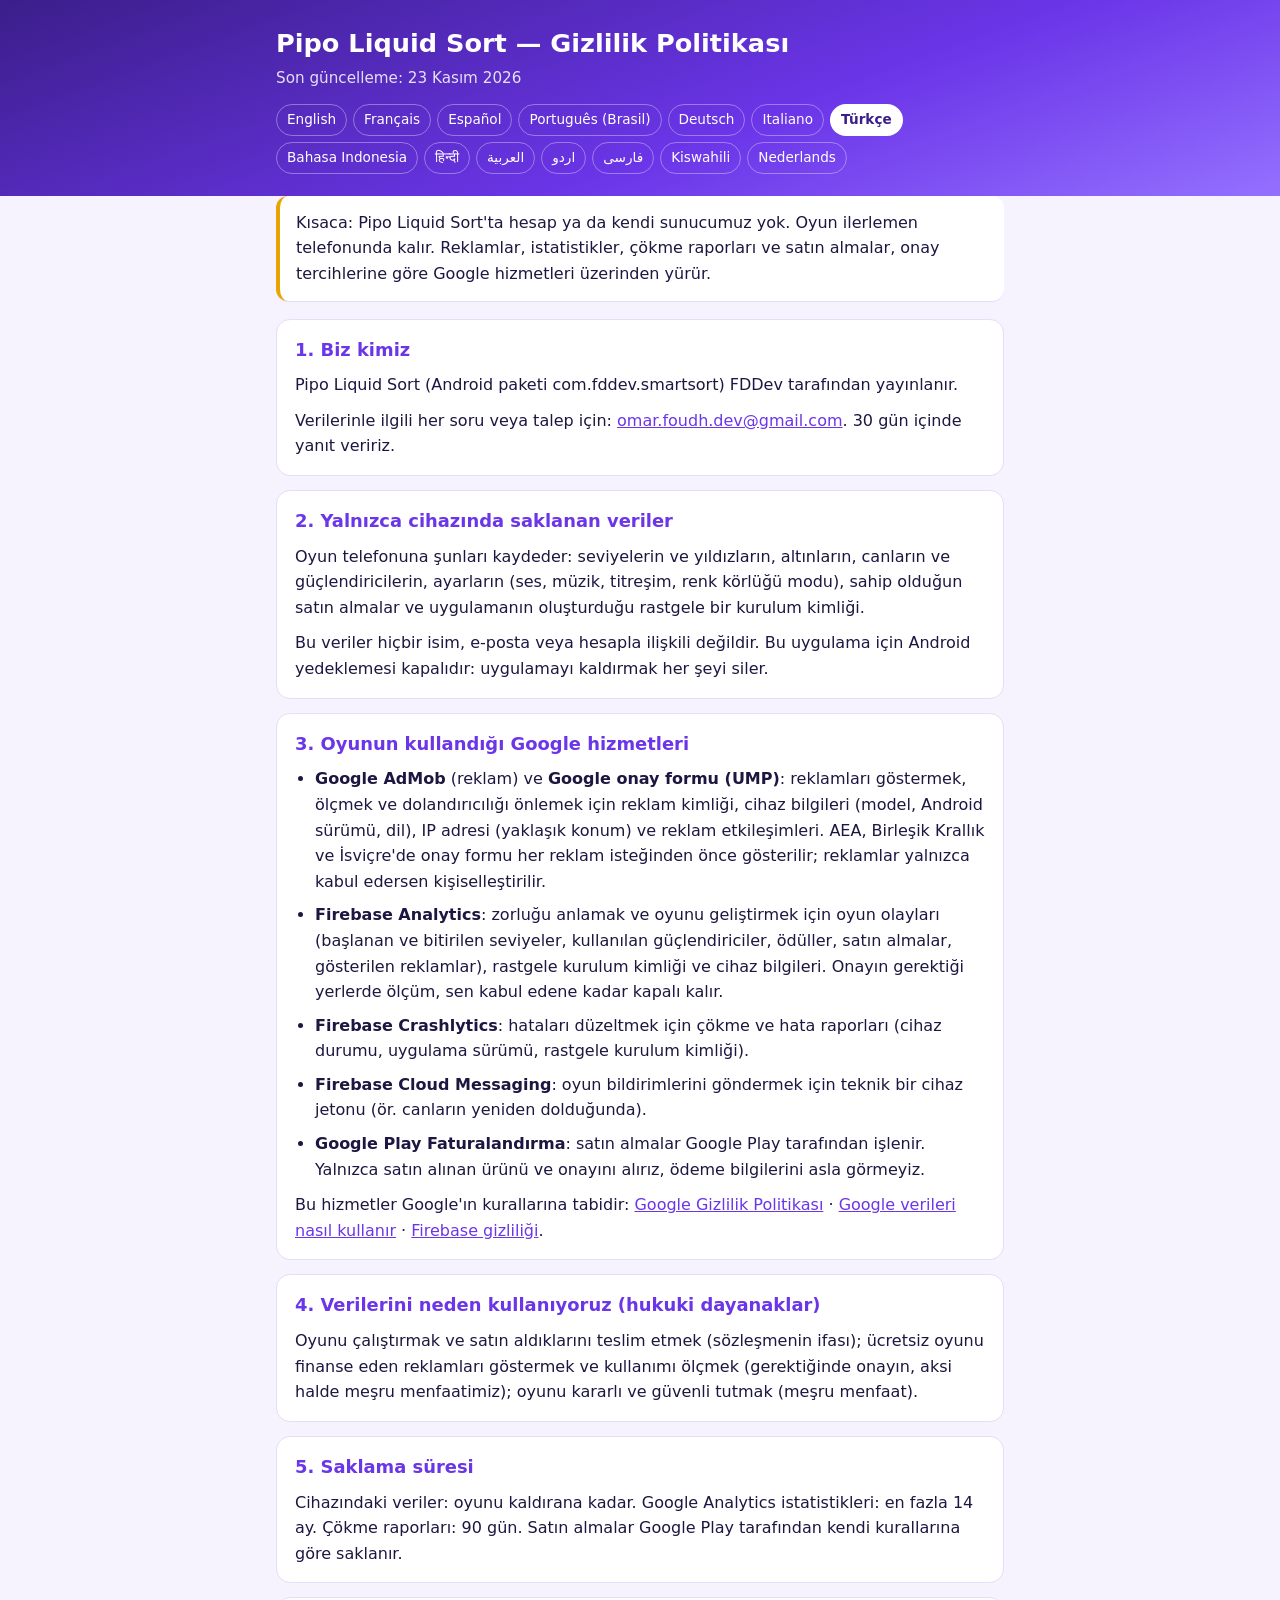
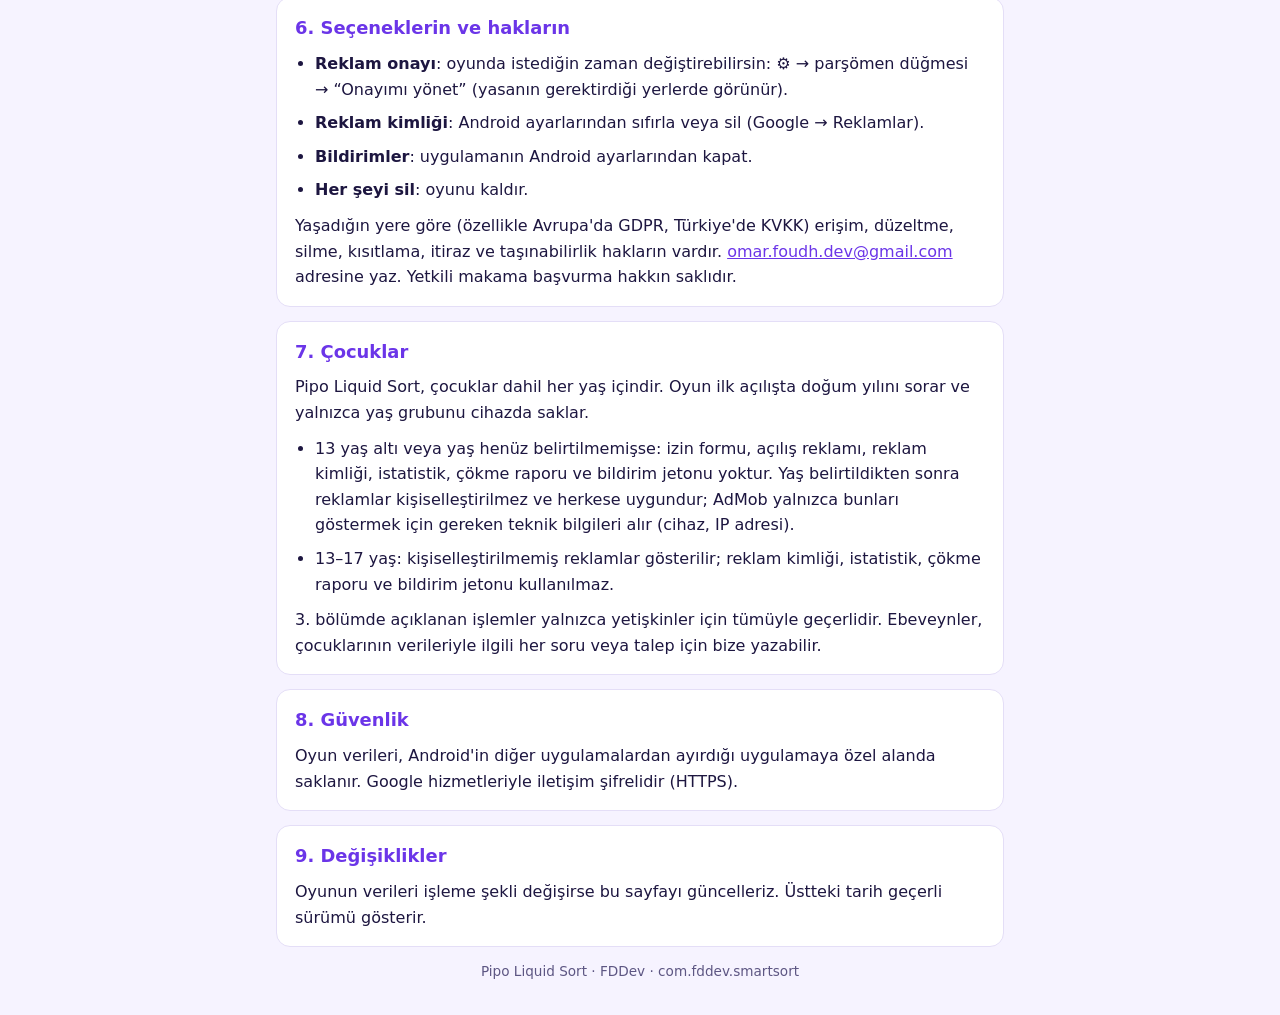
<file: tr.html>
<!doctype html>
<html lang="tr" dir="ltr">
<head><meta charset="utf-8"><meta name="viewport" content="width=device-width,initial-scale=1">
<title>Gizlilik Politikası — Pipo Liquid Sort</title><meta name="description" content="Kısaca: Pipo Liquid Sort'ta hesap ya da kendi sunucumuz yok. Oyun ilerlemen telefonunda kalır. Reklamlar, istatistikler, çökme raporları ve satın almalar, onay tercihlerine göre Google hizmetleri üzerinden yürür.">
<link rel="alternate" hreflang="en" href="en.html"><link rel="alternate" hreflang="fr" href="fr.html"><link rel="alternate" hreflang="es" href="es.html"><link rel="alternate" hreflang="pt" href="pt.html"><link rel="alternate" hreflang="de" href="de.html"><link rel="alternate" hreflang="it" href="it.html"><link rel="alternate" hreflang="tr" href="tr.html"><link rel="alternate" hreflang="id" href="id.html"><link rel="alternate" hreflang="hi" href="hi.html"><link rel="alternate" hreflang="ar" href="ar.html"><link rel="alternate" hreflang="ur" href="ur.html"><link rel="alternate" hreflang="fa" href="fa.html"><link rel="alternate" hreflang="sw" href="sw.html"><link rel="alternate" hreflang="nl" href="nl.html"><link rel="alternate" hreflang="x-default" href="en.html"><link rel="stylesheet" href="style.css"></head>
<body><header><div class="wrap"><h1>Pipo Liquid Sort — Gizlilik Politikası</h1><p>Son güncelleme: 23 Kasım 2026</p><nav class="langs" aria-label="Language"><a href="en.html" hreflang="en" lang="en">English</a><a href="fr.html" hreflang="fr" lang="fr">Français</a><a href="es.html" hreflang="es" lang="es">Español</a><a href="pt.html" hreflang="pt" lang="pt">Português (Brasil)</a><a href="de.html" hreflang="de" lang="de">Deutsch</a><a href="it.html" hreflang="it" lang="it">Italiano</a><a href="tr.html" hreflang="tr" lang="tr" aria-current="page">Türkçe</a><a href="id.html" hreflang="id" lang="id">Bahasa Indonesia</a><a href="hi.html" hreflang="hi" lang="hi">हिन्दी</a><a href="ar.html" hreflang="ar" lang="ar">العربية</a><a href="ur.html" hreflang="ur" lang="ur">اردو</a><a href="fa.html" hreflang="fa" lang="fa">فارسی</a><a href="sw.html" hreflang="sw" lang="sw">Kiswahili</a><a href="nl.html" hreflang="nl" lang="nl">Nederlands</a></nav></div></header>
<main class="wrap"><p class="tldr">Kısaca: Pipo Liquid Sort'ta hesap ya da kendi sunucumuz yok. Oyun ilerlemen telefonunda kalır. Reklamlar, istatistikler, çökme raporları ve satın almalar, onay tercihlerine göre Google hizmetleri üzerinden yürür.</p><section><h2>1. Biz kimiz</h2><p>Pipo Liquid Sort (Android paketi com.fddev.smartsort) FDDev tarafından yayınlanır.</p><p>Verilerinle ilgili her soru veya talep için: <a href="mailto:omar.foudh.dev@gmail.com">omar.foudh.dev@gmail.com</a>. 30 gün içinde yanıt veririz.</p></section><section><h2>2. Yalnızca cihazında saklanan veriler</h2><p>Oyun telefonuna şunları kaydeder: seviyelerin ve yıldızların, altınların, canların ve güçlendiricilerin, ayarların (ses, müzik, titreşim, renk körlüğü modu), sahip olduğun satın almalar ve uygulamanın oluşturduğu rastgele bir kurulum kimliği.</p><p>Bu veriler hiçbir isim, e-posta veya hesapla ilişkili değildir. Bu uygulama için Android yedeklemesi kapalıdır: uygulamayı kaldırmak her şeyi siler.</p></section><section><h2>3. Oyunun kullandığı Google hizmetleri</h2><ul><li><b>Google AdMob</b> (reklam) ve <b>Google onay formu (UMP)</b>: reklamları göstermek, ölçmek ve dolandırıcılığı önlemek için reklam kimliği, cihaz bilgileri (model, Android sürümü, dil), IP adresi (yaklaşık konum) ve reklam etkileşimleri. AEA, Birleşik Krallık ve İsviçre'de onay formu her reklam isteğinden önce gösterilir; reklamlar yalnızca kabul edersen kişiselleştirilir.</li><li><b>Firebase Analytics</b>: zorluğu anlamak ve oyunu geliştirmek için oyun olayları (başlanan ve bitirilen seviyeler, kullanılan güçlendiriciler, ödüller, satın almalar, gösterilen reklamlar), rastgele kurulum kimliği ve cihaz bilgileri. Onayın gerektiği yerlerde ölçüm, sen kabul edene kadar kapalı kalır.</li><li><b>Firebase Crashlytics</b>: hataları düzeltmek için çökme ve hata raporları (cihaz durumu, uygulama sürümü, rastgele kurulum kimliği).</li><li><b>Firebase Cloud Messaging</b>: oyun bildirimlerini göndermek için teknik bir cihaz jetonu (ör. canların yeniden dolduğunda).</li><li><b>Google Play Faturalandırma</b>: satın almalar Google Play tarafından işlenir. Yalnızca satın alınan ürünü ve onayını alırız, ödeme bilgilerini asla görmeyiz.</li></ul><p>Bu hizmetler Google'ın kurallarına tabidir: <a href="https://policies.google.com/privacy">Google Gizlilik Politikası</a> · <a href="https://policies.google.com/technologies/partner-sites">Google verileri nasıl kullanır</a> · <a href="https://firebase.google.com/support/privacy">Firebase gizliliği</a>.</p></section><section><h2>4. Verilerini neden kullanıyoruz (hukuki dayanaklar)</h2><p>Oyunu çalıştırmak ve satın aldıklarını teslim etmek (sözleşmenin ifası); ücretsiz oyunu finanse eden reklamları göstermek ve kullanımı ölçmek (gerektiğinde onayın, aksi halde meşru menfaatimiz); oyunu kararlı ve güvenli tutmak (meşru menfaat).</p></section><section><h2>5. Saklama süresi</h2><p>Cihazındaki veriler: oyunu kaldırana kadar. Google Analytics istatistikleri: en fazla 14 ay. Çökme raporları: 90 gün. Satın almalar Google Play tarafından kendi kurallarına göre saklanır.</p></section><section><h2>6. Seçeneklerin ve hakların</h2><ul><li><b>Reklam onayı</b>: oyunda istediğin zaman değiştirebilirsin: ⚙ → parşömen düğmesi → “Onayımı yönet” (yasanın gerektirdiği yerlerde görünür).</li><li><b>Reklam kimliği</b>: Android ayarlarından sıfırla veya sil (Google → Reklamlar).</li><li><b>Bildirimler</b>: uygulamanın Android ayarlarından kapat.</li><li><b>Her şeyi sil</b>: oyunu kaldır.</li></ul><p>Yaşadığın yere göre (özellikle Avrupa'da GDPR, Türkiye'de KVKK) erişim, düzeltme, silme, kısıtlama, itiraz ve taşınabilirlik hakların vardır. <a href="mailto:omar.foudh.dev@gmail.com">omar.foudh.dev@gmail.com</a> adresine yaz. Yetkili makama başvurma hakkın saklıdır.</p></section><section><h2>7. Çocuklar</h2><p>Pipo Liquid Sort, çocuklar dahil her yaş içindir. Oyun ilk açılışta doğum yılını sorar ve yalnızca yaş grubunu cihazda saklar.</p><ul><li>13 yaş altı veya yaş henüz belirtilmemişse: izin formu, açılış reklamı, reklam kimliği, istatistik, çökme raporu ve bildirim jetonu yoktur. Yaş belirtildikten sonra reklamlar kişiselleştirilmez ve herkese uygundur; AdMob yalnızca bunları göstermek için gereken teknik bilgileri alır (cihaz, IP adresi).</li><li>13–17 yaş: kişiselleştirilmemiş reklamlar gösterilir; reklam kimliği, istatistik, çökme raporu ve bildirim jetonu kullanılmaz.</li></ul><p>3. bölümde açıklanan işlemler yalnızca yetişkinler için tümüyle geçerlidir. Ebeveynler, çocuklarının verileriyle ilgili her soru veya talep için bize yazabilir.</p></section><section><h2>8. Güvenlik</h2><p>Oyun verileri, Android'in diğer uygulamalardan ayırdığı uygulamaya özel alanda saklanır. Google hizmetleriyle iletişim şifrelidir (HTTPS).</p></section><section><h2>9. Değişiklikler</h2><p>Oyunun verileri işleme şekli değişirse bu sayfayı güncelleriz. Üstteki tarih geçerli sürümü gösterir.</p></section></main>
<footer>Pipo Liquid Sort · FDDev · com.fddev.smartsort</footer></body></html>
</file>
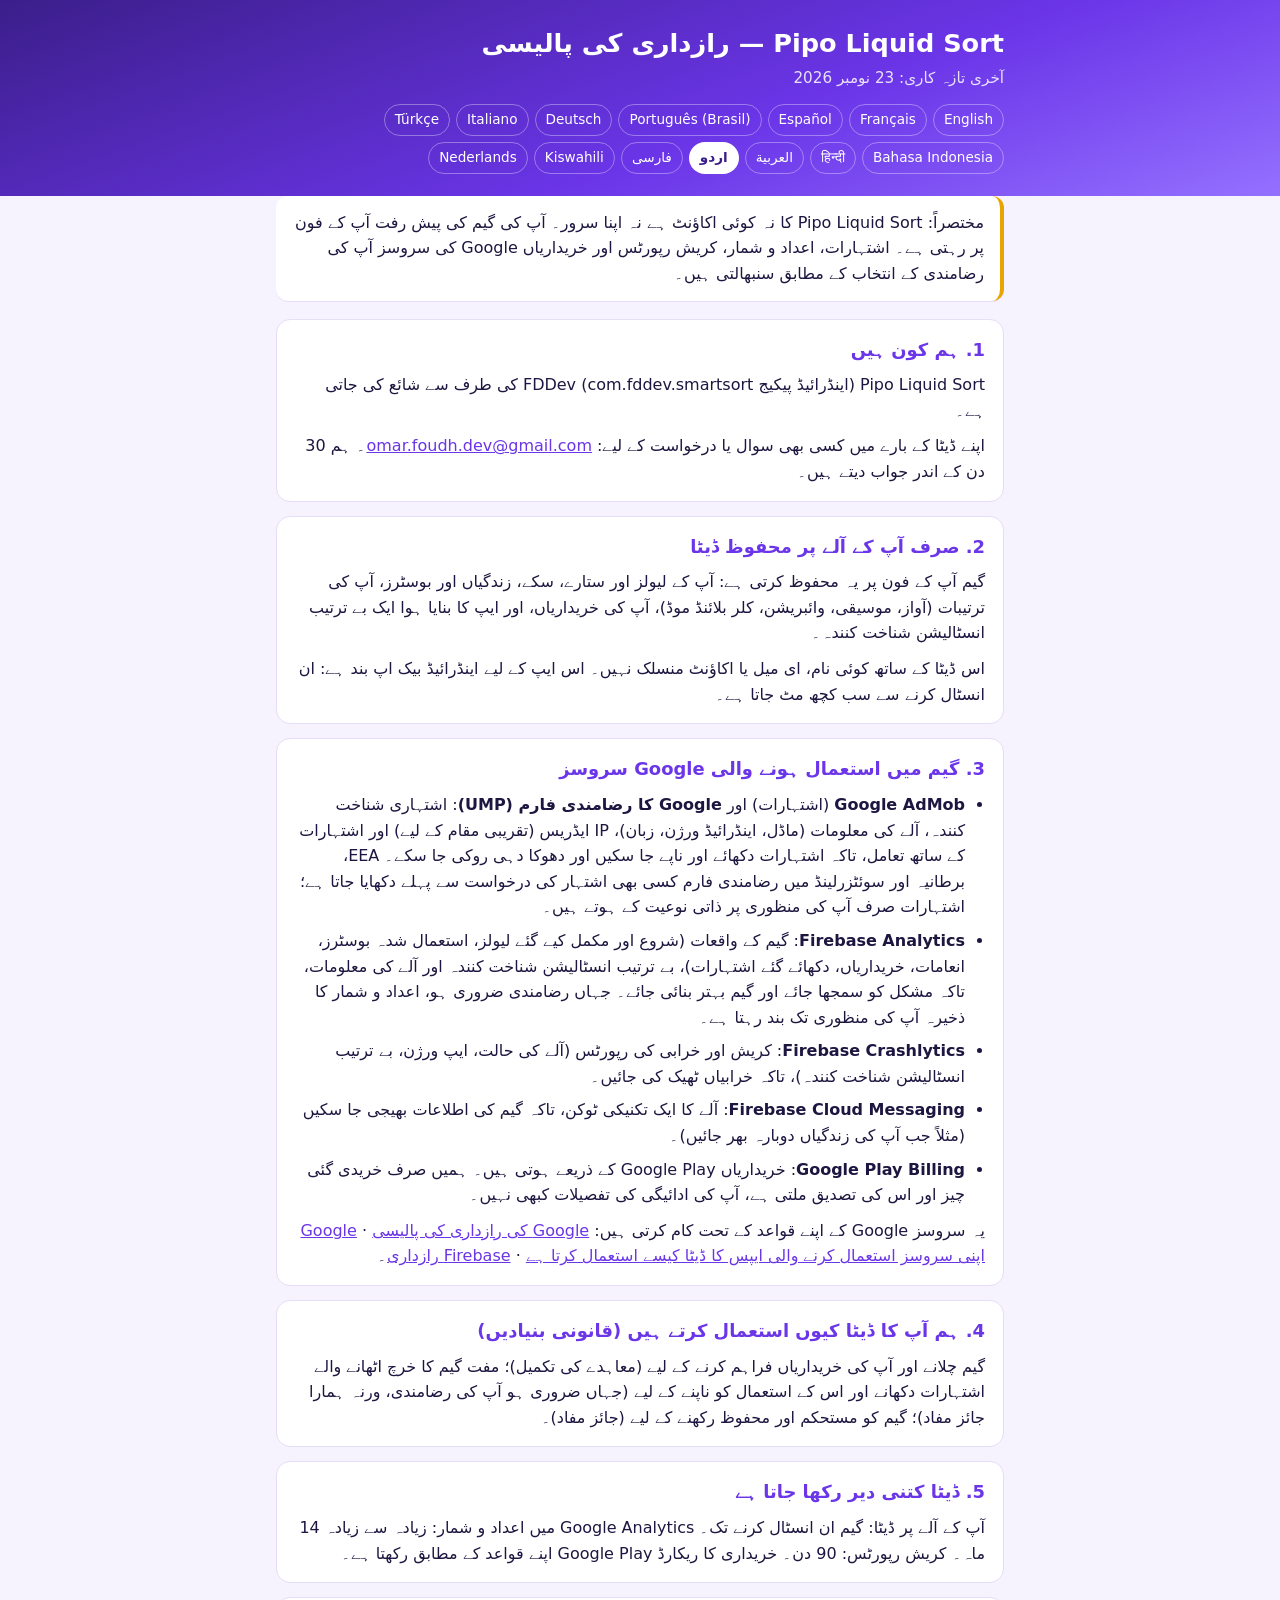
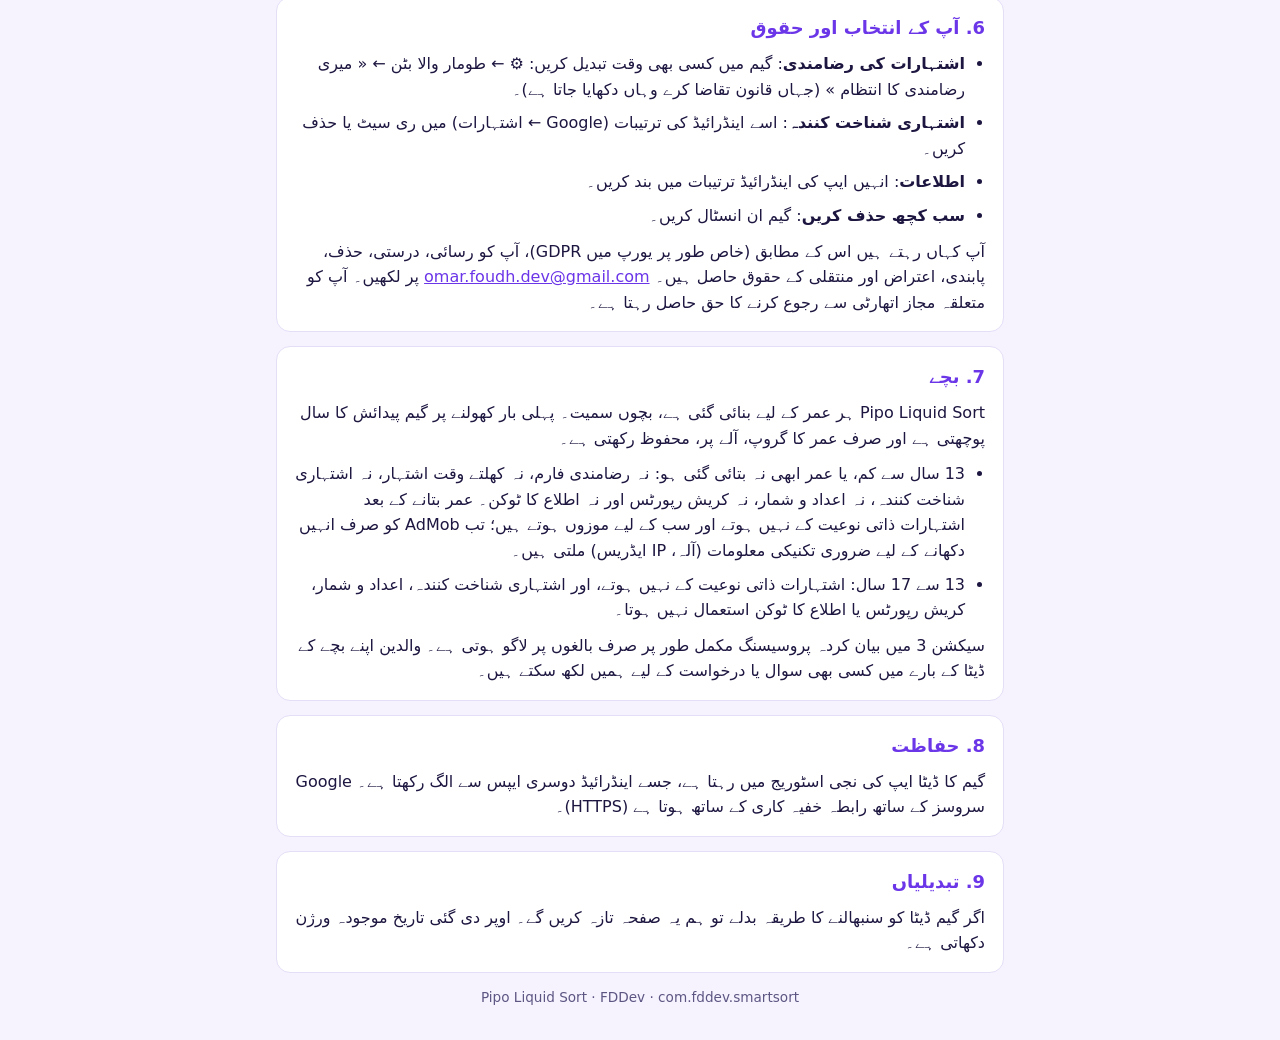
<file: ur.html>
<!doctype html>
<html lang="ur" dir="rtl">
<head><meta charset="utf-8"><meta name="viewport" content="width=device-width,initial-scale=1">
<title>رازداری کی پالیسی — Pipo Liquid Sort</title><meta name="description" content="مختصراً: Pipo Liquid Sort کا نہ کوئی اکاؤنٹ ہے نہ اپنا سرور۔ آپ کی گیم کی پیش رفت آپ کے فون پر رہتی ہے۔ اشتہارات، اعداد و شمار، کریش رپورٹس اور خریداریاں Google کی سروسز آپ کی رضامندی کے انتخاب کے مطابق سنبھالتی ہیں۔">
<link rel="alternate" hreflang="en" href="en.html"><link rel="alternate" hreflang="fr" href="fr.html"><link rel="alternate" hreflang="es" href="es.html"><link rel="alternate" hreflang="pt" href="pt.html"><link rel="alternate" hreflang="de" href="de.html"><link rel="alternate" hreflang="it" href="it.html"><link rel="alternate" hreflang="tr" href="tr.html"><link rel="alternate" hreflang="id" href="id.html"><link rel="alternate" hreflang="hi" href="hi.html"><link rel="alternate" hreflang="ar" href="ar.html"><link rel="alternate" hreflang="ur" href="ur.html"><link rel="alternate" hreflang="fa" href="fa.html"><link rel="alternate" hreflang="sw" href="sw.html"><link rel="alternate" hreflang="nl" href="nl.html"><link rel="alternate" hreflang="x-default" href="en.html"><link rel="stylesheet" href="style.css"></head>
<body><header><div class="wrap"><h1>Pipo Liquid Sort — رازداری کی پالیسی</h1><p>آخری تازہ کاری: 23 نومبر 2026</p><nav class="langs" aria-label="Language"><a href="en.html" hreflang="en" lang="en">English</a><a href="fr.html" hreflang="fr" lang="fr">Français</a><a href="es.html" hreflang="es" lang="es">Español</a><a href="pt.html" hreflang="pt" lang="pt">Português (Brasil)</a><a href="de.html" hreflang="de" lang="de">Deutsch</a><a href="it.html" hreflang="it" lang="it">Italiano</a><a href="tr.html" hreflang="tr" lang="tr">Türkçe</a><a href="id.html" hreflang="id" lang="id">Bahasa Indonesia</a><a href="hi.html" hreflang="hi" lang="hi">हिन्दी</a><a href="ar.html" hreflang="ar" lang="ar">العربية</a><a href="ur.html" hreflang="ur" lang="ur" aria-current="page">اردو</a><a href="fa.html" hreflang="fa" lang="fa">فارسی</a><a href="sw.html" hreflang="sw" lang="sw">Kiswahili</a><a href="nl.html" hreflang="nl" lang="nl">Nederlands</a></nav></div></header>
<main class="wrap"><p class="tldr">مختصراً: Pipo Liquid Sort کا نہ کوئی اکاؤنٹ ہے نہ اپنا سرور۔ آپ کی گیم کی پیش رفت آپ کے فون پر رہتی ہے۔ اشتہارات، اعداد و شمار، کریش رپورٹس اور خریداریاں Google کی سروسز آپ کی رضامندی کے انتخاب کے مطابق سنبھالتی ہیں۔</p><section><h2>1. ہم کون ہیں</h2><p>Pipo Liquid Sort (اینڈرائیڈ پیکیج com.fddev.smartsort) FDDev کی طرف سے شائع کی جاتی ہے۔</p><p>اپنے ڈیٹا کے بارے میں کسی بھی سوال یا درخواست کے لیے: <a href="mailto:omar.foudh.dev@gmail.com">omar.foudh.dev@gmail.com</a>۔ ہم 30 دن کے اندر جواب دیتے ہیں۔</p></section><section><h2>2. صرف آپ کے آلے پر محفوظ ڈیٹا</h2><p>گیم آپ کے فون پر یہ محفوظ کرتی ہے: آپ کے لیولز اور ستارے، سکے، زندگیاں اور بوسٹرز، آپ کی ترتیبات (آواز، موسیقی، وائبریشن، کلر بلائنڈ موڈ)، آپ کی خریداریاں، اور ایپ کا بنایا ہوا ایک بے ترتیب انسٹالیشن شناخت کنندہ۔</p><p>اس ڈیٹا کے ساتھ کوئی نام، ای میل یا اکاؤنٹ منسلک نہیں۔ اس ایپ کے لیے اینڈرائیڈ بیک اپ بند ہے: ان انسٹال کرنے سے سب کچھ مٹ جاتا ہے۔</p></section><section><h2>3. گیم میں استعمال ہونے والی Google سروسز</h2><ul><li><b>Google AdMob</b> (اشتہارات) اور <b>Google کا رضامندی فارم (UMP)</b>: اشتہاری شناخت کنندہ، آلے کی معلومات (ماڈل، اینڈرائیڈ ورژن، زبان)، IP ایڈریس (تقریبی مقام کے لیے) اور اشتہارات کے ساتھ تعامل، تاکہ اشتہارات دکھائے اور ناپے جا سکیں اور دھوکا دہی روکی جا سکے۔ EEA، برطانیہ اور سوئٹزرلینڈ میں رضامندی فارم کسی بھی اشتہار کی درخواست سے پہلے دکھایا جاتا ہے؛ اشتہارات صرف آپ کی منظوری پر ذاتی نوعیت کے ہوتے ہیں۔</li><li><b>Firebase Analytics</b>: گیم کے واقعات (شروع اور مکمل کیے گئے لیولز، استعمال شدہ بوسٹرز، انعامات، خریداریاں، دکھائے گئے اشتہارات)، بے ترتیب انسٹالیشن شناخت کنندہ اور آلے کی معلومات، تاکہ مشکل کو سمجھا جائے اور گیم بہتر بنائی جائے۔ جہاں رضامندی ضروری ہو، اعداد و شمار کا ذخیرہ آپ کی منظوری تک بند رہتا ہے۔</li><li><b>Firebase Crashlytics</b>: کریش اور خرابی کی رپورٹس (آلے کی حالت، ایپ ورژن، بے ترتیب انسٹالیشن شناخت کنندہ)، تاکہ خرابیاں ٹھیک کی جائیں۔</li><li><b>Firebase Cloud Messaging</b>: آلے کا ایک تکنیکی ٹوکن، تاکہ گیم کی اطلاعات بھیجی جا سکیں (مثلاً جب آپ کی زندگیاں دوبارہ بھر جائیں)۔</li><li><b>Google Play Billing</b>: خریداریاں Google Play کے ذریعے ہوتی ہیں۔ ہمیں صرف خریدی گئی چیز اور اس کی تصدیق ملتی ہے، آپ کی ادائیگی کی تفصیلات کبھی نہیں۔</li></ul><p>یہ سروسز Google کے اپنے قواعد کے تحت کام کرتی ہیں: <a href="https://policies.google.com/privacy">Google کی رازداری کی پالیسی</a> · <a href="https://policies.google.com/technologies/partner-sites">Google اپنی سروسز استعمال کرنے والی ایپس کا ڈیٹا کیسے استعمال کرتا ہے</a> · <a href="https://firebase.google.com/support/privacy">Firebase رازداری</a>۔</p></section><section><h2>4. ہم آپ کا ڈیٹا کیوں استعمال کرتے ہیں (قانونی بنیادیں)</h2><p>گیم چلانے اور آپ کی خریداریاں فراہم کرنے کے لیے (معاہدے کی تکمیل)؛ مفت گیم کا خرچ اٹھانے والے اشتہارات دکھانے اور اس کے استعمال کو ناپنے کے لیے (جہاں ضروری ہو آپ کی رضامندی، ورنہ ہمارا جائز مفاد)؛ گیم کو مستحکم اور محفوظ رکھنے کے لیے (جائز مفاد)۔</p></section><section><h2>5. ڈیٹا کتنی دیر رکھا جاتا ہے</h2><p>آپ کے آلے پر ڈیٹا: گیم ان انسٹال کرنے تک۔ Google Analytics میں اعداد و شمار: زیادہ سے زیادہ 14 ماہ۔ کریش رپورٹس: 90 دن۔ خریداری کا ریکارڈ Google Play اپنے قواعد کے مطابق رکھتا ہے۔</p></section><section><h2>6. آپ کے انتخاب اور حقوق</h2><ul><li><b>اشتہارات کی رضامندی</b>: گیم میں کسی بھی وقت تبدیل کریں: ⚙ ← طومار والا بٹن ← « میری رضامندی کا انتظام » (جہاں قانون تقاضا کرے وہاں دکھایا جاتا ہے)۔</li><li><b>اشتہاری شناخت کنندہ</b>: اسے اینڈرائیڈ کی ترتیبات (Google ← اشتہارات) میں ری سیٹ یا حذف کریں۔</li><li><b>اطلاعات</b>: انہیں ایپ کی اینڈرائیڈ ترتیبات میں بند کریں۔</li><li><b>سب کچھ حذف کریں</b>: گیم ان انسٹال کریں۔</li></ul><p>آپ کہاں رہتے ہیں اس کے مطابق (خاص طور پر یورپ میں GDPR)، آپ کو رسائی، درستی، حذف، پابندی، اعتراض اور منتقلی کے حقوق حاصل ہیں۔ <a href="mailto:omar.foudh.dev@gmail.com">omar.foudh.dev@gmail.com</a> پر لکھیں۔ آپ کو متعلقہ مجاز اتھارٹی سے رجوع کرنے کا حق حاصل رہتا ہے۔</p></section><section><h2>7. بچے</h2><p>Pipo Liquid Sort ہر عمر کے لیے بنائی گئی ہے، بچوں سمیت۔ پہلی بار کھولنے پر گیم پیدائش کا سال پوچھتی ہے اور صرف عمر کا گروپ، آلے پر، محفوظ رکھتی ہے۔</p><ul><li>13 سال سے کم، یا عمر ابھی نہ بتائی گئی ہو: نہ رضامندی فارم، نہ کھلتے وقت اشتہار، نہ اشتہاری شناخت کنندہ، نہ اعداد و شمار، نہ کریش رپورٹس اور نہ اطلاع کا ٹوکن۔ عمر بتانے کے بعد اشتہارات ذاتی نوعیت کے نہیں ہوتے اور سب کے لیے موزوں ہوتے ہیں؛ تب AdMob کو صرف انہیں دکھانے کے لیے ضروری تکنیکی معلومات (آلہ، IP ایڈریس) ملتی ہیں۔</li><li>13 سے 17 سال: اشتہارات ذاتی نوعیت کے نہیں ہوتے، اور اشتہاری شناخت کنندہ، اعداد و شمار، کریش رپورٹس یا اطلاع کا ٹوکن استعمال نہیں ہوتا۔</li></ul><p>سیکشن 3 میں بیان کردہ پروسیسنگ مکمل طور پر صرف بالغوں پر لاگو ہوتی ہے۔ والدین اپنے بچے کے ڈیٹا کے بارے میں کسی بھی سوال یا درخواست کے لیے ہمیں لکھ سکتے ہیں۔</p></section><section><h2>8. حفاظت</h2><p>گیم کا ڈیٹا ایپ کی نجی اسٹوریج میں رہتا ہے، جسے اینڈرائیڈ دوسری ایپس سے الگ رکھتا ہے۔ Google سروسز کے ساتھ رابطہ خفیہ کاری کے ساتھ ہوتا ہے (HTTPS)۔</p></section><section><h2>9. تبدیلیاں</h2><p>اگر گیم ڈیٹا کو سنبھالنے کا طریقہ بدلے تو ہم یہ صفحہ تازہ کریں گے۔ اوپر دی گئی تاریخ موجودہ ورژن دکھاتی ہے۔</p></section></main>
<footer>Pipo Liquid Sort · FDDev · com.fddev.smartsort</footer></body></html>
</file>
<file: style.css>
:root{--bg:#f6f3ff;--card:#fff;--ink:#1d1640;--muted:#5d5683;--accent:#6b35e8;--gold:#e8a400;--line:#e4def7}
@media (prefers-color-scheme:dark){:root{--bg:#120b2e;--card:#1c1444;--ink:#efeaff;--muted:#b6acdf;--accent:#b79aff;--gold:#ffc533;--line:#2e2466}}
*{box-sizing:border-box}html{-webkit-text-size-adjust:100%}
body{margin:0;background:var(--bg);color:var(--ink);font:16px/1.6 system-ui,-apple-system,"Segoe UI",Roboto,"Noto Sans","Noto Sans Arabic","Noto Sans Devanagari",sans-serif}
header{background:linear-gradient(160deg,#3b1e8a,#6b35e8 60%,#9470ff);color:#fff;padding:28px 16px 22px}
.wrap{max-width:760px;margin:0 auto;padding:0 16px}
header h1{margin:0 0 6px;font-size:1.6rem;line-height:1.25}
header p{margin:0;opacity:.85;font-size:.95rem}
nav.langs{display:flex;flex-wrap:wrap;gap:6px;margin-top:14px}
nav.langs a{color:#fff;text-decoration:none;font-size:.85rem;padding:4px 10px;border-radius:999px;border:1px solid rgba(255,255,255,.35)}
nav.langs a[aria-current]{background:#fff;color:#3b1e8a;font-weight:700}
main{padding:20px 0 40px}
.tldr{background:var(--card);border-inline-start:4px solid var(--gold);border-radius:12px;padding:14px 16px;margin:0 0 18px;box-shadow:0 1px 0 var(--line)}
section{background:var(--card);border:1px solid var(--line);border-radius:14px;padding:16px 18px;margin:0 0 14px}
h2{margin:0 0 8px;font-size:1.12rem;color:var(--accent)}
p{margin:0 0 10px}p:last-child{margin-bottom:0}
ul{margin:0 0 10px;padding-inline-start:20px}li{margin:0 0 8px}
a{color:var(--accent)}
footer{color:var(--muted);font-size:.85rem;text-align:center;padding:0 16px 32px}
.pick{display:grid;grid-template-columns:repeat(auto-fill,minmax(160px,1fr));gap:10px}
.pick a{display:block;background:var(--card);border:1px solid var(--line);border-radius:12px;padding:14px;text-decoration:none;color:var(--ink);font-weight:600}
</file>
